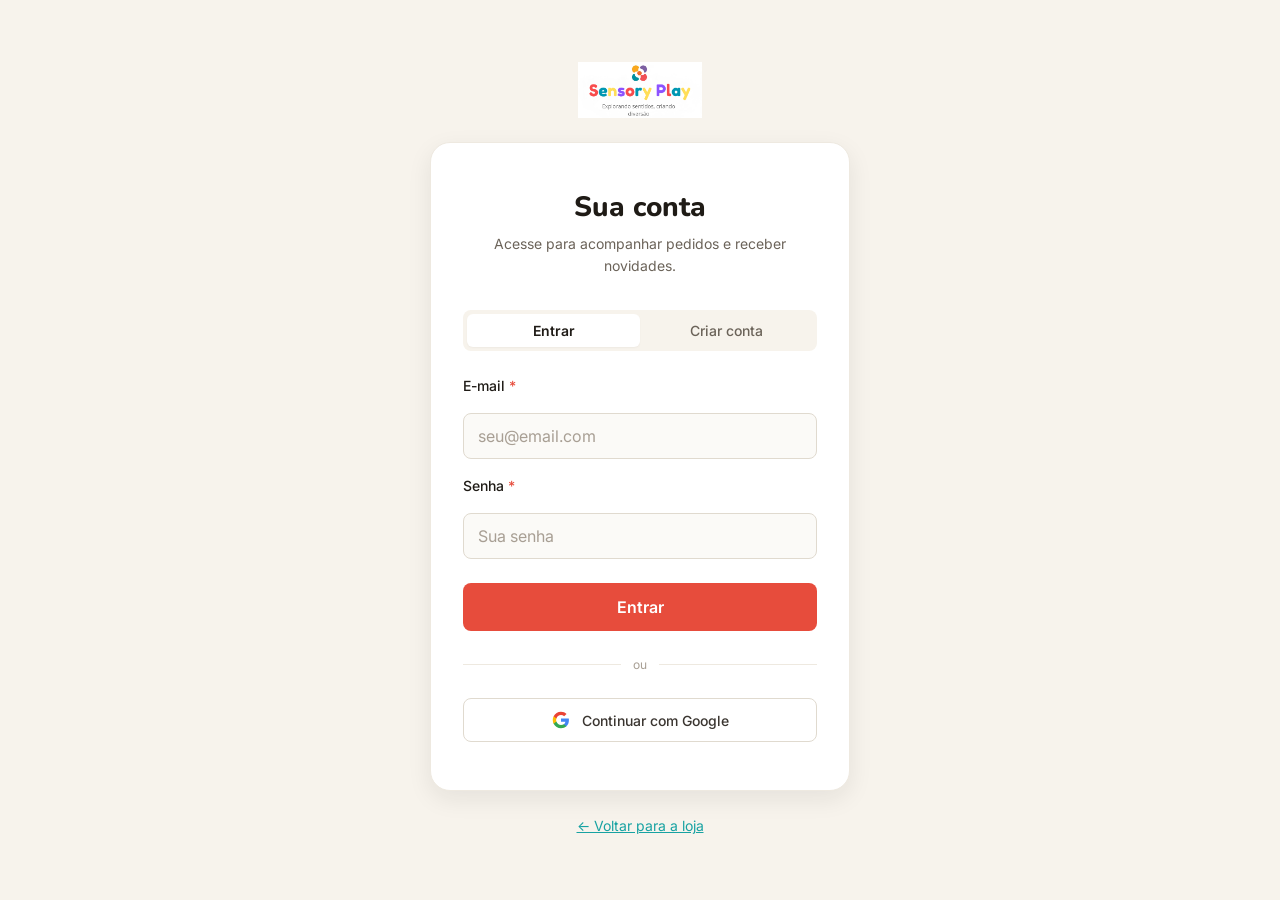
<file: auth/index.html>
<!DOCTYPE html>
<html lang="pt-BR">
<head>
  <meta charset="UTF-8">
  <meta name="viewport" content="width=device-width, initial-scale=1.0">
  <title>Entrar | SensoriPlay</title>
  <meta name="description" content="Acesse sua conta SensoriPlay para acompanhar pedidos e acessar beneficios exclusivos.">
  <link rel="icon" href="/assets/sensori-play-logo.png" type="image/png">
  <meta name="google-signin-client_id" content="SEU_CLIENT_ID_DO_GOOGLE.apps.googleusercontent.com">
  <link rel="preconnect" href="https://fonts.googleapis.com">
  <link rel="preconnect" href="https://fonts.gstatic.com" crossorigin>
  <link href="https://fonts.googleapis.com/css2?family=Nunito:wght@700;800&family=Inter:wght@400;500;600&display=swap" rel="stylesheet">
  <link rel="stylesheet" href="/assets/design-tokens.css">
  <link rel="stylesheet" href="/assets/base.css">
  <style>
    body {
      background: var(--cream);
      display: flex;
      flex-direction: column;
      min-height: 100vh;
      align-items: center;
      justify-content: center;
      padding: var(--sp-5);
    }

    .auth-logo {
      margin-bottom: var(--sp-5);
      text-align: center;
    }

    .auth-logo img {
      height: 56px;
      margin-inline: auto;
    }

    .auth-card {
      background: var(--white);
      border: 1px solid var(--border);
      border-radius: var(--r-lg);
      padding: var(--sp-7) var(--sp-6);
      width: 100%;
      max-width: 420px;
      box-shadow: var(--shadow-md);
    }

    .auth-card h1 {
      font-family: var(--f-display);
      font-size: var(--text-2xl);
      font-weight: 800;
      color: var(--ink);
      margin-bottom: var(--sp-2);
      text-align: center;
    }

    .auth-subtitle {
      font-size: var(--text-sm);
      color: var(--muted);
      text-align: center;
      margin-bottom: var(--sp-6);
    }

    .tab-group {
      display: flex;
      gap: 0;
      margin-bottom: var(--sp-5);
      background: var(--cream);
      border-radius: var(--r-sm);
      padding: 4px;
    }

    .tab-btn {
      flex: 1;
      padding: 8px 16px;
      border: none;
      border-radius: calc(var(--r-sm) - 2px);
      font-size: var(--text-sm);
      font-weight: 500;
      color: var(--muted);
      background: transparent;
      cursor: pointer;
      transition: background var(--transition-base), color var(--transition-base), box-shadow var(--transition-base);
    }

    .tab-btn.active {
      background: var(--white);
      color: var(--ink);
      font-weight: 600;
      box-shadow: var(--shadow-xs);
    }

    .tab-btn:focus-visible { outline: 3px solid var(--coral); }

    .form-section { display: none; }
    .form-section.active { display: block; }

    .form-group {
      margin-bottom: var(--sp-4);
    }

    .form-label {
      display: block;
      font-size: var(--text-sm);
      font-weight: 500;
      color: var(--ink);
      margin-bottom: var(--sp-2);
    }

    .form-input {
      width: 100%;
      padding: 12px 14px;
      border: 1px solid var(--border-strong);
      border-radius: var(--r-sm);
      font-size: var(--text-base);
      font-family: var(--f-body);
      color: var(--text);
      background: var(--off-white);
      transition: border-color var(--transition-base), box-shadow var(--transition-base);
    }

    .form-input:focus {
      outline: none;
      border-color: var(--teal);
      box-shadow: 0 0 0 3px rgba(23,162,162,0.15);
      background: var(--white);
    }

    .form-input::placeholder { color: var(--placeholder); }

    .submit-btn {
      width: 100%;
      padding: 14px;
      background: var(--coral);
      color: var(--white);
      border: none;
      border-radius: var(--r-sm);
      font-size: var(--text-base);
      font-weight: 600;
      font-family: var(--f-body);
      cursor: pointer;
      margin-top: var(--sp-2);
      transition: background var(--transition-base);
    }

    .submit-btn:hover { background: var(--coral-dark); }
    .submit-btn:focus-visible { outline: 3px solid var(--coral); outline-offset: 3px; }

    .auth-divider {
      display: flex;
      align-items: center;
      gap: var(--sp-3);
      margin: var(--sp-5) 0;
      color: var(--placeholder);
      font-size: var(--text-xs);
    }

    .auth-divider::before,
    .auth-divider::after {
      content: '';
      flex: 1;
      height: 1px;
      background: var(--border);
    }

    .google-btn {
      width: 100%;
      padding: 12px;
      background: var(--white);
      border: 1px solid var(--border-strong);
      border-radius: var(--r-sm);
      font-size: var(--text-sm);
      font-family: var(--f-body);
      font-weight: 500;
      color: var(--text);
      cursor: pointer;
      display: flex;
      align-items: center;
      justify-content: center;
      gap: var(--sp-3);
      transition: background var(--transition-base), border-color var(--transition-base);
    }

    .google-btn:hover { background: var(--cream); border-color: var(--border-strong); }
    .google-btn:focus-visible { outline: 3px solid var(--coral); }

    .google-logo {
      width: 18px;
      height: 18px;
      flex-shrink: 0;
    }

    .status-msg {
      margin-top: var(--sp-4);
      padding: var(--sp-3) var(--sp-4);
      border-radius: var(--r-sm);
      font-size: var(--text-sm);
      display: none;
    }

    .status-msg.ok {
      background: var(--success-soft);
      color: var(--success);
      border: 1px solid var(--success);
      display: block;
    }

    .status-msg.err {
      background: var(--error-soft);
      color: var(--error);
      border: 1px solid var(--error);
      display: block;
    }

    .auth-back {
      display: block;
      text-align: center;
      margin-top: var(--sp-5);
      font-size: var(--text-sm);
      color: var(--muted);
    }

    .auth-back a {
      color: var(--teal);
      text-decoration: underline;
    }
  </style>
</head>
<body>

<a href="#main-form" class="skip-link">Ir para o formulario</a>

<div class="auth-logo">
  <a href="/">
    <img src="/assets/sensori-play-logo.png" alt="SensoriPlay — pagina inicial">
  </a>
</div>

<main class="auth-card" id="main-form">
  <h1>Sua conta</h1>
  <p class="auth-subtitle">Acesse para acompanhar pedidos e receber novidades.</p>

  <div class="tab-group" role="tablist" aria-label="Opcoes de acesso">
    <button class="tab-btn active" role="tab" aria-selected="true" id="loginTab" onclick="showTab('login')">Entrar</button>
    <button class="tab-btn" role="tab" aria-selected="false" id="registerTab" onclick="showTab('register')">Criar conta</button>
  </div>

  <!-- LOGIN -->
  <section class="form-section active" id="loginSection" aria-label="Formulario de login">
    <form id="loginForm" novalidate>
      <div class="form-group">
        <label class="form-label" for="loginEmail">
          E-mail <span style="color:var(--coral)">*</span>
        </label>
        <input
          class="form-input"
          type="email"
          id="loginEmail"
          autocomplete="email"
          required
          placeholder="seu@email.com"
        >
      </div>
      <div class="form-group">
        <label class="form-label" for="loginPassword">
          Senha <span style="color:var(--coral)">*</span>
        </label>
        <input
          class="form-input"
          type="password"
          id="loginPassword"
          autocomplete="current-password"
          required
          placeholder="Sua senha"
        >
      </div>
      <button type="submit" class="submit-btn">Entrar</button>
    </form>
  </section>

  <!-- REGISTRO -->
  <section class="form-section" id="registerSection" aria-label="Formulario de cadastro">
    <form id="registerForm" novalidate>
      <div class="form-group">
        <label class="form-label" for="regName">
          Nome completo <span style="color:var(--coral)">*</span>
        </label>
        <input
          class="form-input"
          type="text"
          id="regName"
          autocomplete="name"
          required
          placeholder="Seu nome"
        >
      </div>
      <div class="form-group">
        <label class="form-label" for="regEmail">
          E-mail <span style="color:var(--coral)">*</span>
        </label>
        <input
          class="form-input"
          type="email"
          id="regEmail"
          autocomplete="email"
          required
          placeholder="seu@email.com"
        >
      </div>
      <div class="form-group">
        <label class="form-label" for="regPassword">
          Senha <span style="color:var(--coral)">*</span>
        </label>
        <input
          class="form-input"
          type="password"
          id="regPassword"
          autocomplete="new-password"
          required
          minlength="6"
          placeholder="Minimo 6 caracteres"
        >
      </div>
      <button type="submit" class="submit-btn">Criar conta</button>
    </form>
  </section>

  <div class="auth-divider" aria-hidden="true">ou</div>

  <button class="google-btn" onclick="googleLoginPlaceholder()" type="button">
    <!-- Google logo SVG simples -->
    <svg class="google-logo" viewBox="0 0 24 24" aria-hidden="true">
      <path fill="#4285F4" d="M22.56 12.25c0-.78-.07-1.53-.2-2.25H12v4.26h5.92c-.26 1.37-1.04 2.53-2.21 3.31v2.77h3.57c2.08-1.92 3.28-4.74 3.28-8.09z"/>
      <path fill="#34A853" d="M12 23c2.97 0 5.46-.98 7.28-2.66l-3.57-2.77c-.98.66-2.23 1.06-3.71 1.06-2.86 0-5.29-1.93-6.16-4.53H2.18v2.84C3.99 20.53 7.7 23 12 23z"/>
      <path fill="#FBBC05" d="M5.84 14.09c-.22-.66-.35-1.36-.35-2.09s.13-1.43.35-2.09V7.07H2.18C1.43 8.55 1 10.22 1 12s.43 3.45 1.18 4.93l2.85-2.22.81-.62z"/>
      <path fill="#EA4335" d="M12 5.38c1.62 0 3.06.56 4.21 1.64l3.15-3.15C17.45 2.09 14.97 1 12 1 7.7 1 3.99 3.47 2.18 7.07l3.66 2.84c.87-2.6 3.3-4.53 6.16-4.53z"/>
    </svg>
    Continuar com Google
  </button>

  <div class="status-msg" id="statusMsg" role="alert" aria-live="assertive"></div>
</main>

<p class="auth-back">
  <a href="/">&larr; Voltar para a loja</a>
</p>

<script>
const API_BASE = '';

function showTab(tab) {
  document.getElementById('loginSection').classList.toggle('active', tab === 'login');
  document.getElementById('registerSection').classList.toggle('active', tab === 'register');
  document.getElementById('loginTab').classList.toggle('active', tab === 'login');
  document.getElementById('loginTab').setAttribute('aria-selected', tab === 'login');
  document.getElementById('registerTab').classList.toggle('active', tab === 'register');
  document.getElementById('registerTab').setAttribute('aria-selected', tab === 'register');
  clearStatus();
}

function setStatus(msg, type) {
  const el = document.getElementById('statusMsg');
  el.textContent = msg;
  el.className = `status-msg ${type}`;
}

function clearStatus() {
  const el = document.getElementById('statusMsg');
  el.className = 'status-msg';
  el.textContent = '';
}

document.getElementById('loginForm').addEventListener('submit', async (e) => {
  e.preventDefault();
  const email = document.getElementById('loginEmail').value;
  const password = document.getElementById('loginPassword').value;

  if (!email || !password) {
    setStatus('Preencha e-mail e senha para continuar.', 'err');
    return;
  }

  const formData = new URLSearchParams();
  formData.append('username', email);
  formData.append('password', password);

  try {
    const resp = await fetch(`${API_BASE}/auth/login`, {
      method: 'POST',
      headers: { 'Content-Type': 'application/x-www-form-urlencoded' },
      body: formData.toString(),
    });
    const data = await resp.json();
    if (!resp.ok) throw new Error(data.detail || 'E-mail ou senha incorretos. Tente novamente.');
    localStorage.setItem('sensori_token', data.access_token);
    setStatus('Login realizado com sucesso. Redirecionando...', 'ok');
    setTimeout(() => {
      const next = new URLSearchParams(window.location.search).get('next') || '/';
      window.location.href = next;
    }, 1000);
  } catch (err) {
    setStatus(err.message, 'err');
  }
});

document.getElementById('registerForm').addEventListener('submit', async (e) => {
  e.preventDefault();
  const name     = document.getElementById('regName').value.trim();
  const email    = document.getElementById('regEmail').value;
  const password = document.getElementById('regPassword').value;

  if (!name || !email || !password) {
    setStatus('Preencha todos os campos para criar sua conta.', 'err');
    return;
  }

  if (password.length < 6) {
    setStatus('A senha precisa ter pelo menos 6 caracteres.', 'err');
    return;
  }

  try {
    const resp = await fetch(`${API_BASE}/auth/register`, {
      method: 'POST',
      headers: { 'Content-Type': 'application/json' },
      body: JSON.stringify({ name, email, password }),
    });
    const data = await resp.json();
    if (!resp.ok) throw new Error(data.detail || 'Nao foi possivel criar a conta. Tente novamente.');
    setStatus('Conta criada com sucesso! Agora voce pode entrar.', 'ok');
    showTab('login');
  } catch (err) {
    setStatus(err.message, 'err');
  }
});

function googleLoginPlaceholder() {
  setStatus('Login com Google ainda nao esta disponivel. Use e-mail e senha por enquanto.', 'err');
}
</script>
</body>
</html>
</file>
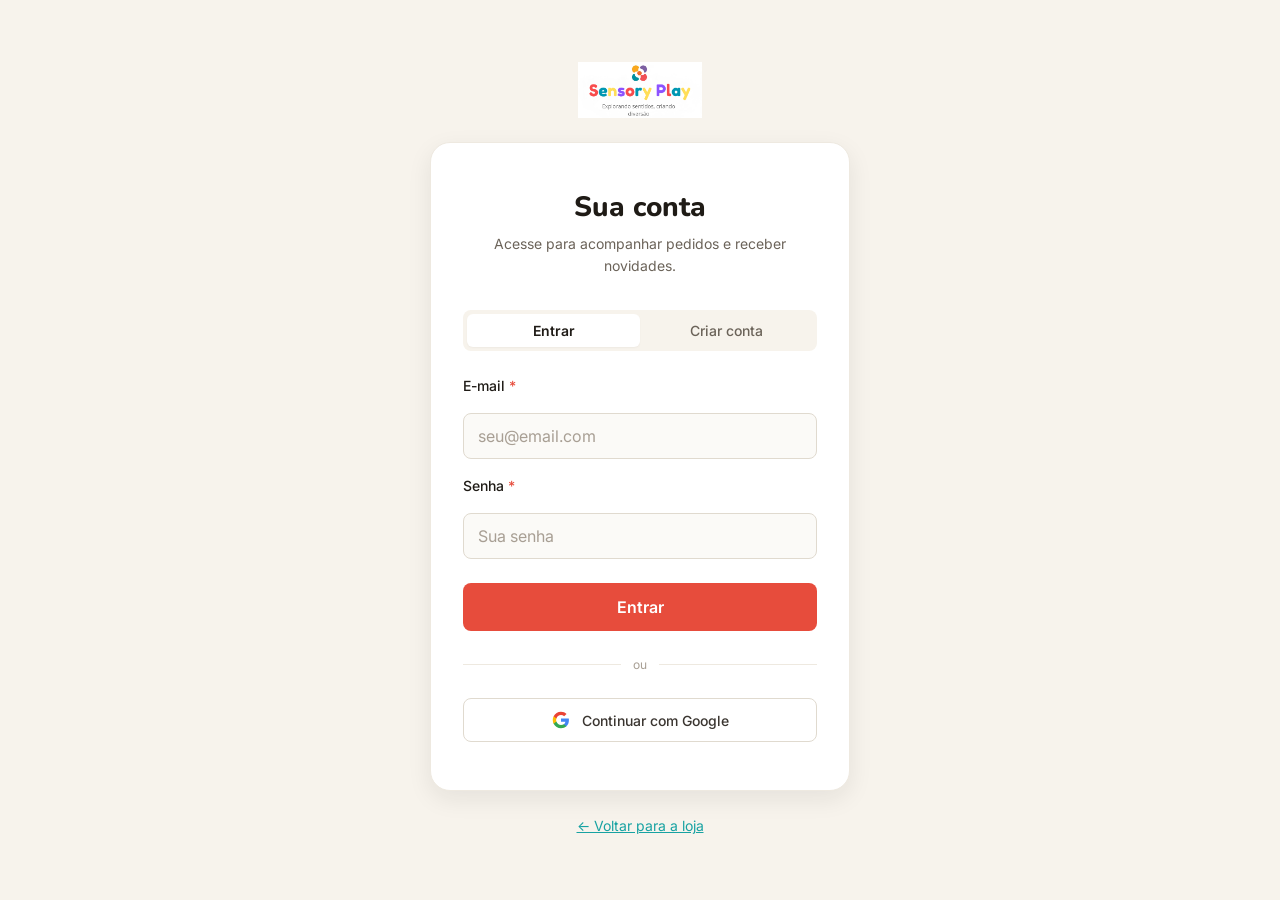
<file: admin/produtos.html>
<!DOCTYPE html>
<html lang="pt-BR">
<head>
    <meta charset="UTF-8">
    <title>Admin — Produtos | SensoriPlay</title>
    <meta name="viewport" content="width=device-width, initial-scale=1.0">
    <link rel="icon" href="/assets/sensori-play-logo.png" type="image/png">
    <link rel="preconnect" href="https://fonts.googleapis.com">
    <link rel="preconnect" href="https://fonts.gstatic.com" crossorigin>
    <link href="https://fonts.googleapis.com/css2?family=Nunito:wght@700;800&family=Inter:wght@400;500;600&display=swap" rel="stylesheet">
    <link rel="stylesheet" href="/assets/design-tokens.css">
    <link rel="stylesheet" href="/assets/base.css">
    <style>
        body {
            font-family: var(--f-body);
            background: var(--off-white);
            margin: 0;
            padding: 0;
            color: var(--text);
        }
        header {
            background: var(--ink);
            color: var(--white);
            padding: 14px 24px;
            display: flex;
            align-items: center;
            justify-content: space-between;
        }
        header h1 {
            font-size: 1.4rem;
            margin: 0;
        }
        header a {
            color: #fff;
            text-decoration: none;
            font-size: 0.95rem;
        }
        main {
            max-width: 1100px;
            margin: 2rem auto;
            background: #fff;
            padding: 2rem;
            border-radius: 12px;
            box-shadow: 0 4px 16px rgba(0,0,0,0.08);
        }
        h2 {
            margin-top: 0;
        }
        form {
            display: grid;
            grid-template-columns: repeat(auto-fit, minmax(220px, 1fr));
            gap: 1rem 1.5rem;
            margin-bottom: 2rem;
        }
        label {
            font-size: 0.9rem;
            font-weight: 600;
            display: block;
            margin-bottom: 0.25rem;
        }
        input, select, textarea {
            width: 100%;
            padding: 0.5rem 0.6rem;
            border-radius: 6px;
            border: 1px solid #d0d0d0;
            font-size: 0.95rem;
        }
        textarea { resize: vertical; min-height: 80px; }
        .full-row { grid-column: 1 / -1; }
        .actions {
            grid-column: 1 / -1;
            display: flex;
            gap: 0.75rem;
        }
        button {
            border: none;
            border-radius: 999px;
            padding: 0.6rem 1.4rem;
            cursor: pointer;
            font-weight: 600;
            font-size: 0.95rem;
        }
        .btn-primary {
            background: #ff6b9d;
            color: #fff;
        }
        .btn-secondary {
            background: #ecf0f1;
            color: #2c3e50;
        }
        table {
            width: 100%;
            border-collapse: collapse;
            font-size: 0.9rem;
        }
        th, td {
            padding: 0.5rem 0.6rem;
            border-bottom: 1px solid #ecf0f1;
            text-align: left;
        }
        th {
            background: #fafafa;
        }
        tr:hover td {
            background: #fcfcfc;
        }
        .tag {
            display: inline-block;
            padding: 0.1rem 0.5rem;
            border-radius: 999px;
            background: #eafaf1;
            color: #27ae60;
            font-size: 0.75rem;
            font-weight: 600;
        }
        .danger {
            color: #e74c3c;
            cursor: pointer;
        }
        #status {
            margin-bottom: 1rem;
            font-size: 0.9rem;
        }
    </style>
</head>
<body>
<header>
    <h1>Admin - Cadastro de Produtos</h1>
    <div>
        <button onclick="logout()" style="margin-right:1rem;" class="btn-secondary">Sair</button>
        <a href="../index.html">← Voltar para a loja</a>
    </div>
</header>
<main>
    <h2>Novo produto</h2>
    <p id="status"></p>
    <form id="productForm">
        <div>
            <label for="name">Nome</label>
            <input type="text" id="name" required>
        </div>
        <div>
            <label for="price">Preço (R$)</label>
            <input type="number" step="0.01" id="price" required>
        </div>
        <div>
            <label for="category">Categoria</label>
            <select id="category" required>
                <option value="sensorial">Sensorial</option>
                <option value="cognitivo">Cognitivo</option>
                <option value="motor">Motor</option>
                <option value="criativo">Criativo</option>
            </select>
        </div>
        <div>
            <label for="age_range">Faixa etária</label>
            <input type="text" id="age_range" placeholder="ex: 3-5">
        </div>
        <div>
            <label for="stock">Estoque</label>
            <input type="number" id="stock" value="0" min="0">
        </div>
        <div>
            <label for="emoji">Emoji</label>
            <input type="text" id="emoji" placeholder="🎁">
        </div>
        <div>
            <label for="badge">Selo (badge)</label>
            <input type="text" id="badge" placeholder="Novo, Destaque, Mais Vendido...">
        </div>
        <div>
            <label for="featured">Destaque</label>
            <select id="featured">
                <option value="false">Não</option>
                <option value="true">Sim</option>
            </select>
        </div>
        <div class="full-row">
            <label for="description">Descrição</label>
            <textarea id="description"></textarea>
        </div>
        <div class="actions">
            <button type="submit" class="btn-primary">Salvar produto</button>
            <button type="button" class="btn-secondary" onclick="document.getElementById('productForm').reset()">Limpar</button>
        </div>
    </form>

    <h2>Produtos cadastrados</h2>
    <table>
        <thead>
        <tr>
            <th>ID</th>
            <th>Nome</th>
            <th>Categoria</th>
            <th>Preço</th>
            <th>Faixa</th>
            <th>Estoque</th>
            <th>Destaque</th>
            <th></th>
        </tr>
        </thead>
        <tbody id="productsTableBody"></tbody>
    </table>
</main>

<script>
    const API_BASE = 'http://127.0.0.1:8000'; // ajuste para o domínio da API em produção

    function getToken() {
        return localStorage.getItem('sensori_token');
    }

    function ensureAuth() {
        const token = getToken();
        if (!token) {
            window.location.href = '../auth/index.html';
        }
    }

    function logout() {
        localStorage.removeItem('sensori_token');
        window.location.href = '../auth/index.html';
    }

    async function loadProducts() {
        ensureAuth();
        const tbody = document.getElementById('productsTableBody');
        tbody.innerHTML = '<tr><td colspan="8">Carregando...</td></tr>';
        try {
            const resp = await fetch(`${API_BASE}/admin/products`, {
                headers: { 'Authorization': `Bearer ${getToken()}` },
            });
            if (resp.status === 401 || resp.status === 403) {
                logout();
                return;
            }
            if (!resp.ok) throw new Error('Erro ao listar produtos');
            const data = await resp.json();
            if (!data.length) {
                tbody.innerHTML = '<tr><td colspan="8">Nenhum produto cadastrado ainda.</td></tr>';
                return;
            }
            tbody.innerHTML = data.map(p => `
                <tr>
                    <td>${p.id}</td>
                    <td>${p.name}</td>
                    <td>${p.category}</td>
                    <td>R$ ${p.price.toFixed(2).replace('.', ',')}</td>
                    <td>${p.age_range}</td>
                    <td>${p.stock ?? '-'}</td>
                    <td>${p.featured ? '<span class="tag">Destaque</span>' : ''}</td>
                    <td><span class="danger" onclick="deleteProduct(${p.id})">Excluir</span></td>
                </tr>
            `).join('');
        } catch (err) {
            console.error(err);
            tbody.innerHTML = '<tr><td colspan="8">Erro ao carregar produtos (verifique se a API está rodando e se você está autenticado).</td></tr>';
        }
    }

    async function deleteProduct(id) {
        if (!confirm('Tem certeza que deseja excluir este produto?')) return;
        try {
            const resp = await fetch(`${API_BASE}/admin/products/${id}`, {
                method: 'DELETE',
                headers: { 'Authorization': `Bearer ${getToken()}` },
            });
            if (resp.status === 401 || resp.status === 403) {
                logout();
                return;
            }
            if (!resp.ok) throw new Error('Falha ao excluir');
            setStatus('Produto excluído com sucesso.', 'ok');
            loadProducts();
        } catch (err) {
            console.error(err);
            setStatus('Erro ao excluir produto.', 'error');
        }
    }

    function setStatus(msg, type) {
        const el = document.getElementById('status');
        el.textContent = msg;
        el.style.color = type === 'error' ? '#e74c3c' : '#27ae60';
    }

    document.getElementById('productForm').addEventListener('submit', async (e) => {
        e.preventDefault();
        ensureAuth();
        const payload = {
            name: document.getElementById('name').value,
            price: parseFloat(document.getElementById('price').value),
            category: document.getElementById('category').value,
            age_range: document.getElementById('age_range').value,
            stock: parseInt(document.getElementById('stock').value || '0', 10),
            emoji: document.getElementById('emoji').value || '🎁',
            badge: document.getElementById('badge').value || null,
            featured: document.getElementById('featured').value === 'true',
            description: document.getElementById('description').value,
        };
        try {
            const resp = await fetch(`${API_BASE}/admin/products`, {
                method: 'POST',
                headers: {
                    'Content-Type': 'application/json',
                    'Authorization': `Bearer ${getToken()}`,
                },
                body: JSON.stringify(payload),
            });
            if (resp.status === 401 || resp.status === 403) {
                logout();
                return;
            }
            if (!resp.ok) throw new Error('Falha ao salvar');
            setStatus('Produto salvo com sucesso.', 'ok');
            (document.getElementById('productForm')).reset();
            loadProducts();
        } catch (err) {
            console.error(err);
            setStatus('Erro ao salvar produto. Verifique se a API está rodando e se você está autenticado.', 'error');
        }
    });

    ensureAuth();
    loadProducts();
</script>
</body>
</html>
</file>
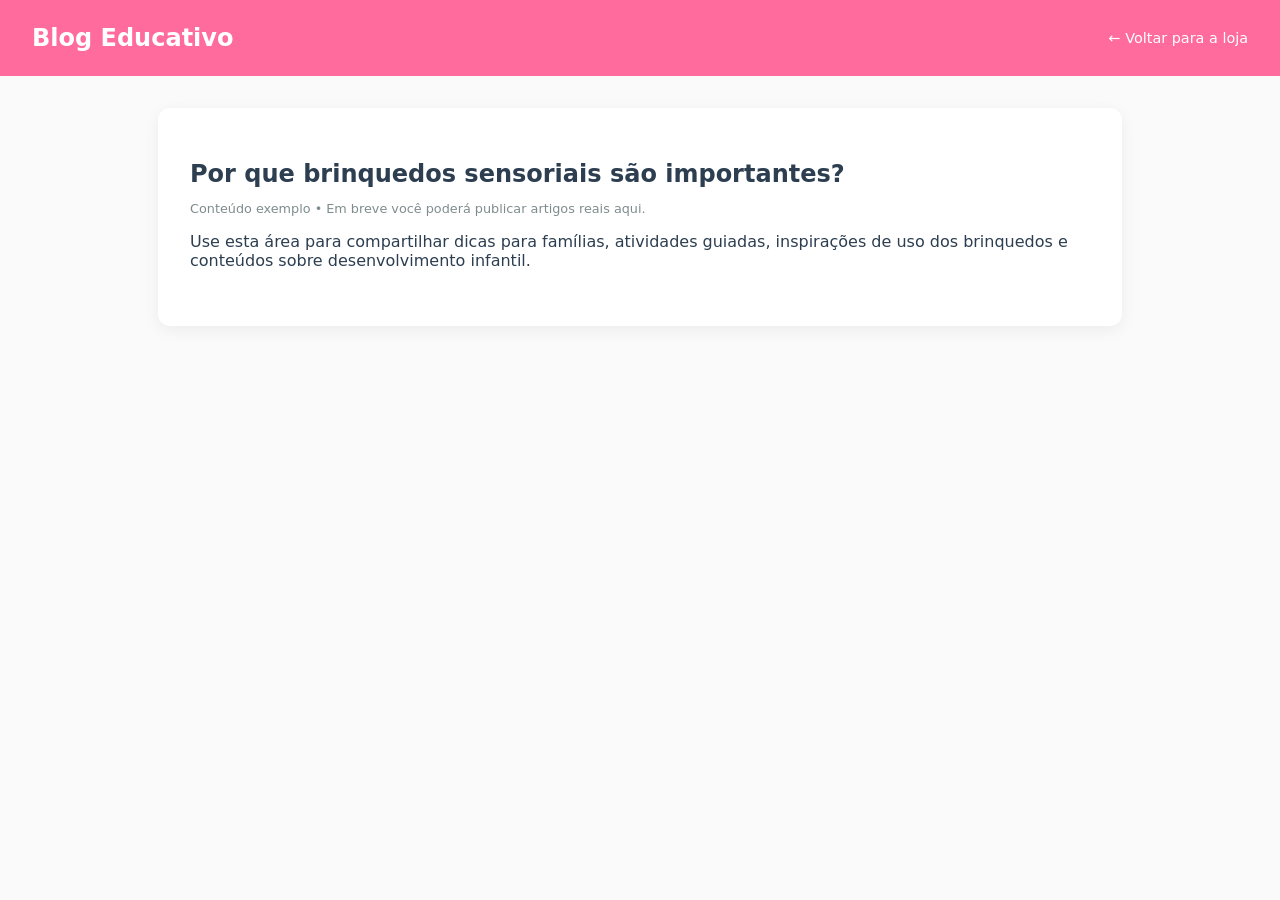
<file: pages/blog.html>
<!DOCTYPE html>
<html lang="pt-BR">
<head>
    <meta charset="UTF-8">
    <title>Blog Educativo | Sensori Play</title>
    <meta name="viewport" content="width=device-width, initial-scale=1.0">
    <style>
        body { font-family: system-ui, -apple-system, BlinkMacSystemFont, 'Segoe UI', sans-serif; margin: 0; padding: 0; background: #fafafa; color: #2c3e50; }
        header { background: #ff6b9d; color: #fff; padding: 1.5rem 2rem; }
        header h1 { margin: 0; font-size: 1.5rem; }
        header a { color: #fff; text-decoration: none; font-size: 0.9rem; }
        main { max-width: 900px; margin: 2rem auto; background: #fff; padding: 2rem; border-radius: 12px; box-shadow: 0 4px 16px rgba(0,0,0,0.06); }
        article { margin-bottom: 1.5rem; }
        h2 { margin-bottom: 0.25rem; }
        .tag { font-size: 0.8rem; color:#7f8c8d; }
    </style>
</head>
<body>
<header>
    <div style="display:flex;justify-content:space-between;align-items:center;">
        <h1>Blog Educativo</h1>
        <a href="../index.html">← Voltar para a loja</a>
    </div>
</header>
<main>
    <article>
        <h2>Por que brinquedos sensoriais são importantes?</h2>
        <p class="tag">Conteúdo exemplo • Em breve você poderá publicar artigos reais aqui.</p>
        <p>Use esta área para compartilhar dicas para famílias, atividades guiadas, inspirações de uso dos brinquedos e conteúdos sobre desenvolvimento infantil.</p>
    </article>
</main>
</body>
</html>
</file>
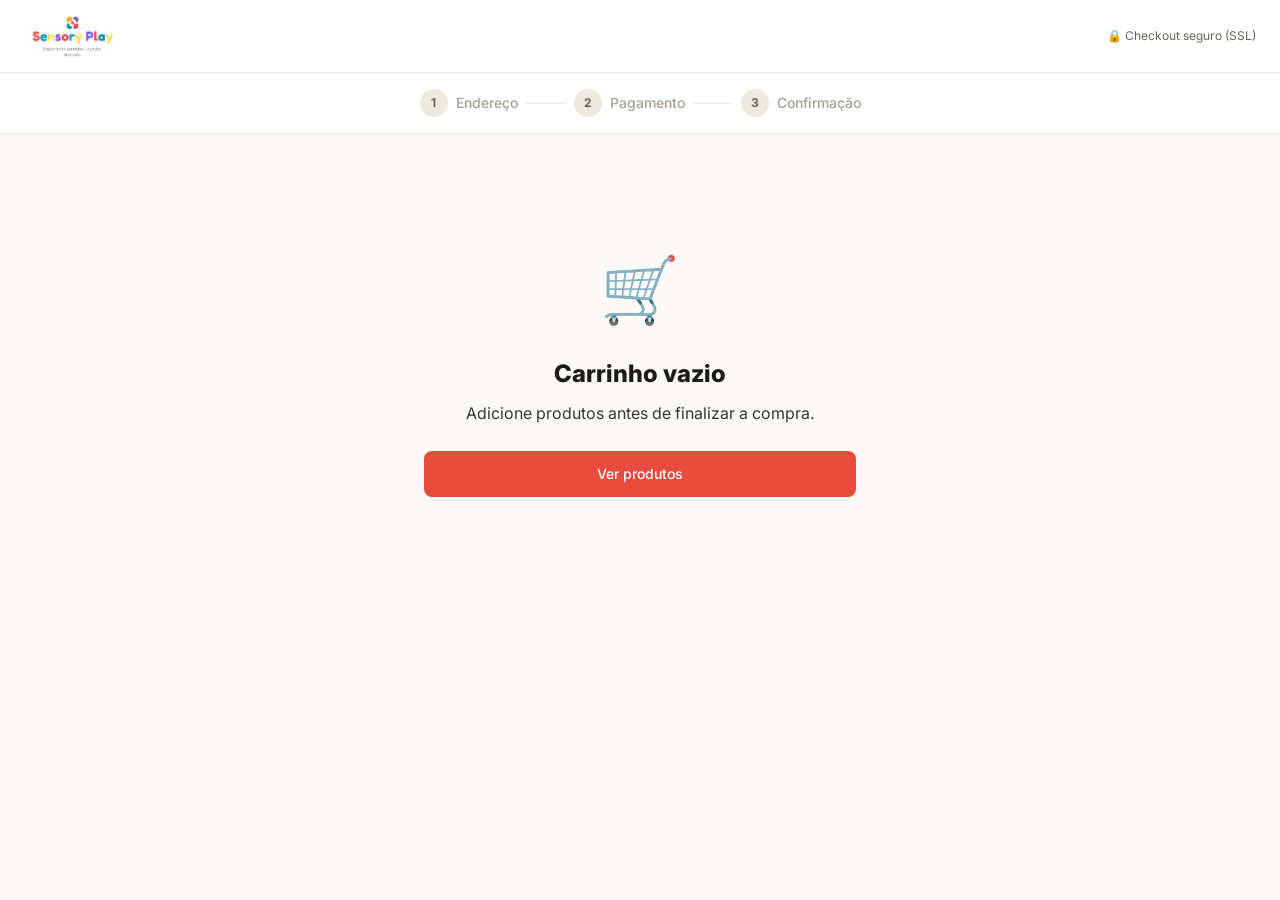
<file: pages/checkout.html>
<!DOCTYPE html>
<html lang="pt-BR">
<head>
  <meta charset="UTF-8">
  <meta name="viewport" content="width=device-width, initial-scale=1.0">
  <title>Checkout | SensoriPlay</title>
  <link rel="icon" href="/assets/sensori-play-logo.png" type="image/png">
  <link rel="preconnect" href="https://fonts.googleapis.com">
  <link rel="preconnect" href="https://fonts.gstatic.com" crossorigin>
  <link href="https://fonts.googleapis.com/css2?family=Nunito:wght@700;800&family=Inter:wght@400;500;600&display=swap" rel="stylesheet">
  <link rel="stylesheet" href="/assets/design-tokens.css">
  <link rel="stylesheet" href="/assets/base.css">
  <link rel="stylesheet" href="/assets/components.css">
  <style>
    /* Estilos especificos do checkout */

    /* NAV simplificada */
    .site-nav { background: var(--white); border-bottom: 1px solid var(--border); box-shadow: var(--shadow-xs); }
    .site-nav-inner { max-width: var(--container); margin: 0 auto; padding: 14px 24px; display: flex; justify-content: space-between; align-items: center; }
    .logo-link img { height: 44px; }
    .nav-back { font-size: var(--text-sm); color: var(--teal); font-weight: 500; }
    .nav-back:hover { text-decoration: underline; }
    .secure-badge { display: flex; align-items: center; gap: var(--sp-2); font-size: var(--text-xs); color: var(--muted); }

    /* Steps de progresso */
    .checkout-steps { background: var(--white); border-bottom: 1px solid var(--border); padding: var(--sp-4) var(--sp-5); }
    .steps-inner { max-width: 540px; margin: 0 auto; display: flex; align-items: center; justify-content: center; }
    .step-item { display: flex; align-items: center; gap: var(--sp-2); font-size: var(--text-sm); font-weight: 500; color: var(--placeholder); }
    .step-item.active { color: var(--coral); font-weight: 600; }
    .step-item.done   { color: var(--success); }
    .step-circle { width: 28px; height: 28px; border-radius: 50%; background: var(--border); color: var(--muted); font-size: var(--text-xs); font-weight: 700; display: flex; align-items: center; justify-content: center; flex-shrink: 0; }
    .step-item.active .step-circle { background: var(--coral); color: var(--white); }
    .step-item.done   .step-circle { background: var(--success); color: var(--white); }
    .step-sep { width: 40px; height: 1px; background: var(--border); margin: 0 var(--sp-2); flex-shrink: 0; }

    /* Layout principal */
    .checkout-layout { max-width: 1000px; margin: var(--sp-6) auto; padding: 0 var(--sp-5); display: grid; grid-template-columns: 1fr 360px; gap: var(--sp-6); align-items: start; }
    @media (max-width: 768px) { .checkout-layout { grid-template-columns: 1fr; } }

    /* Form card */
    .form-card { background: var(--white); border: 1px solid var(--border); border-radius: var(--r-md); padding: var(--sp-6); }
    .form-card h2 { font-family: var(--f-display); font-size: var(--text-xl); font-weight: 800; margin-bottom: var(--sp-5); color: var(--ink); }
    .form-group { margin-bottom: var(--sp-4); }
    label { display: block; font-size: var(--text-sm); font-weight: 500; color: var(--ink); margin-bottom: var(--sp-2); }
    input, select { width: 100%; padding: 10px 14px; border: 1px solid var(--border-strong); border-radius: var(--r-sm); font-size: var(--text-base); font-family: var(--f-body); color: var(--text); background: var(--off-white); transition: border-color var(--transition-base), box-shadow var(--transition-base); }
    input:focus, select:focus { outline: none; border-color: var(--teal); box-shadow: 0 0 0 3px rgba(23,162,162,0.15); background: var(--white); }
    input.err { border-color: var(--error); }
    .err-msg { font-size: var(--text-xs); color: var(--error); margin-top: var(--sp-1); }
    .row2 { display: grid; grid-template-columns: 1fr 1fr; gap: var(--sp-3); }
    .row3 { display: grid; grid-template-columns: 1fr 1fr 80px; gap: var(--sp-3); }

    /* Botoes locais */
    .btn { display: inline-flex; align-items: center; justify-content: center; gap: var(--sp-2); padding: 12px 24px; border-radius: var(--r-sm); font-size: var(--text-sm); font-weight: 500; border: 2px solid transparent; cursor: pointer; transition: background var(--transition-base), border-color var(--transition-base); text-decoration: none; }
    .btn-primary { background: var(--coral); color: var(--white); border-color: var(--coral); width: 100%; padding: 14px; justify-content: center; }
    .btn-primary:hover { background: var(--coral-dark); }
    .btn-primary:focus-visible { outline: 3px solid var(--coral); outline-offset: 3px; }
    .btn-secondary { background: transparent; border-color: var(--teal); color: var(--teal); }
    .btn-secondary:hover { background: var(--teal-soft); }
    .btn-ghost { background: none; border: none; color: var(--muted); font-size: var(--text-sm); padding: 8px 0; cursor: pointer; }
    .btn-ghost:hover { color: var(--ink); }

    /* Resumo do pedido */
    .order-summary { background: var(--white); border: 1px solid var(--border); border-radius: var(--r-md); padding: var(--sp-5); position: sticky; top: 20px; }
    .order-summary h3 { font-family: var(--f-display); font-size: var(--text-lg); font-weight: 800; margin-bottom: var(--sp-5); color: var(--ink); }
    .order-item { display: flex; gap: var(--sp-3); align-items: center; padding: var(--sp-3) 0; border-bottom: 1px solid var(--border); }
    .order-item-img { width: 48px; height: 48px; border-radius: var(--r-sm); background: var(--teal-soft); display: flex; align-items: center; justify-content: center; font-size: 22px; flex-shrink: 0; }
    .order-item-name { font-size: var(--text-sm); font-weight: 500; line-height: var(--lh-snug); flex: 1; color: var(--ink); }
    .order-item-price { font-size: var(--text-sm); font-weight: 600; color: var(--ink); text-align: right; }
    .summary-rows { margin-top: var(--sp-4); }
    .summary-row { display: flex; justify-content: space-between; font-size: var(--text-sm); padding: 4px 0; color: var(--muted); }
    .summary-row.discount { color: var(--success); }
    .summary-row.total { font-size: var(--text-base); font-weight: 700; color: var(--ink); padding-top: var(--sp-3); border-top: 1px solid var(--border); margin-top: var(--sp-2); }

    /* Metodo de pagamento */
    .pay-methods { display: flex; gap: var(--sp-2); margin-bottom: var(--sp-4); }
    .pay-method { flex: 1; border: 2px solid var(--border-strong); border-radius: var(--r-sm); padding: 12px var(--sp-2); text-align: center; cursor: pointer; transition: border-color var(--transition-base), background var(--transition-base); font-size: var(--text-sm); font-weight: 500; background: none; color: var(--text); }
    .pay-method:hover { border-color: var(--teal); }
    .pay-method.selected { border-color: var(--teal); background: var(--teal-soft); color: var(--teal-dark); }
    .pay-method:focus-visible { outline: 3px solid var(--coral); }
    .pay-method-icon { font-size: 20px; margin-bottom: 4px; display: block; }

    /* Confirmacao */
    .confirm-card { background: var(--white); border: 1px solid var(--border); border-radius: var(--r-md); padding: var(--sp-8); text-align: center; }
    .confirm-icon { font-size: 64px; margin-bottom: var(--sp-5); }
    .confirm-card h2 { font-family: var(--f-display); font-size: var(--text-2xl); font-weight: 800; margin-bottom: var(--sp-3); }
    .confirm-card p { font-size: var(--text-base); color: var(--muted); line-height: var(--lh-relaxed); margin-bottom: var(--sp-2); }
    .confirm-order-id { font-size: var(--text-xl); font-weight: 700; color: var(--teal); margin: var(--sp-4) 0; }

    /* Toast */
    .toast { position: fixed; bottom: var(--sp-5); right: var(--sp-5); background: var(--ink); color: var(--white); padding: var(--sp-3) var(--sp-5); border-radius: var(--r-md); font-size: var(--text-sm); font-weight: 500; z-index: var(--z-toast); opacity: 0; transform: translateY(20px); transition: opacity var(--transition-slow), transform var(--transition-slow); max-width: 320px; pointer-events: none; }
    .toast.show { opacity: 1; transform: translateY(0); }
    .toast.err { background: var(--error); }
    .toast.ok  { background: var(--success); }
  </style>
</head>
<body>

<nav class="site-nav">
  <div class="site-nav-inner">
    <a href="/" class="logo-link"><img src="/assets/sensori-play-logo.png" alt="SensoriPlay"></a>
    <div class="secure-badge">&#128274; Checkout seguro (SSL)</div>
  </div>
</nav>

<!-- Progress steps -->
<div class="checkout-steps">
  <div class="steps-inner">
    <div class="step-item" id="step1Item">
      <div class="step-circle">1</div>
      <span>Endere&ccedil;o</span>
    </div>
    <div class="step-sep"></div>
    <div class="step-item" id="step2Item">
      <div class="step-circle">2</div>
      <span>Pagamento</span>
    </div>
    <div class="step-sep"></div>
    <div class="step-item" id="step3Item">
      <div class="step-circle">3</div>
      <span>Confirma&ccedil;&atilde;o</span>
    </div>
  </div>
</div>

<!-- CHECKOUT LAYOUT -->
<div class="checkout-layout" id="checkoutLayout">

  <!-- COLUNA ESQUERDA: steps dinâmicos -->
  <div id="leftCol">

    <!-- STEP 1: ENDEREÇO -->
    <div class="form-card" id="addressStep">
      <h2>&#127968; Endere&ccedil;o de entrega</h2>

      <!-- Auth check -->
      <div id="authNotice" style="background:var(--teal-light);border:1px solid var(--teal);border-radius:8px;padding:14px;margin-bottom:20px;font-size:13px;color:var(--teal);">
        &#128100; <a href="/auth/" style="font-weight:600;color:var(--teal);text-decoration:underline;">Fa&ccedil;a login</a> para preencher o endere&ccedil;o automaticamente ou continue como visitante abaixo.
      </div>

      <div class="form-group">
        <label for="cep">CEP *</label>
        <div style="display:flex;gap:8px">
          <input type="text" id="cep" placeholder="00000-000" maxlength="9">
          <button class="btn btn-secondary" style="white-space:nowrap" onclick="buscaCEP()">Buscar</button>
        </div>
        <div class="err-msg" id="cepErr"></div>
      </div>

      <div class="form-group">
        <label for="rua">Rua / Avenida *</label>
        <input type="text" id="rua" placeholder="Nome da rua">
      </div>
      <div class="row2">
        <div class="form-group">
          <label for="numero">N&uacute;mero *</label>
          <input type="text" id="numero" placeholder="Ex: 123">
        </div>
        <div class="form-group">
          <label for="complemento">Complemento</label>
          <input type="text" id="complemento" placeholder="Apto, Bloco...">
        </div>
      </div>
      <div class="form-group">
        <label for="bairro">Bairro *</label>
        <input type="text" id="bairro" placeholder="Bairro">
      </div>
      <div class="row2">
        <div class="form-group">
          <label for="cidade">Cidade *</label>
          <input type="text" id="cidade" placeholder="Cidade">
        </div>
        <div class="form-group">
          <label for="uf">Estado *</label>
          <select id="uf">
            <option value="">UF</option>
            <option>AC</option><option>AL</option><option>AP</option><option>AM</option><option>BA</option>
            <option>CE</option><option>DF</option><option>ES</option><option>GO</option><option>MA</option>
            <option>MT</option><option>MS</option><option>MG</option><option>PA</option><option>PB</option>
            <option>PR</option><option>PE</option><option>PI</option><option>RJ</option><option>RN</option>
            <option>RS</option><option>RO</option><option>RR</option><option>SC</option><option selected>SP</option>
            <option>SE</option><option>TO</option>
          </select>
        </div>
      </div>
      <div class="row2">
        <div class="form-group">
          <label for="nome_dest">Nome do destinat&aacute;rio *</label>
          <input type="text" id="nome_dest" placeholder="Nome completo">
        </div>
        <div class="form-group">
          <label for="telefone">Telefone</label>
          <input type="tel" id="telefone" placeholder="(11) 99999-9999">
        </div>
      </div>

      <div style="margin-top:8px">
        <button class="btn btn-primary" onclick="goToStep2()">Continuar para pagamento &#8594;</button>
      </div>
      <div style="margin-top:12px;text-align:center">
        <a href="/" class="btn-ghost">&#8592; Voltar &agrave; loja</a>
      </div>
    </div>

    <!-- STEP 2: PAGAMENTO -->
    <div class="form-card" id="paymentStep" style="display:none">
      <h2>&#128179; M&eacute;todo de pagamento</h2>

      <div class="pay-methods">
        <button class="pay-method selected" id="pm-pix" onclick="selectPayMethod('pix')">
          <span class="pay-method-icon">&#128247;</span>
          Pix<br><small style="color:var(--success);font-weight:600">5% off</small>
        </button>
        <button class="pay-method" id="pm-card" onclick="selectPayMethod('card')">
          <span class="pay-method-icon">&#128179;</span>
          Cart&atilde;o<br><small>At&eacute; 6x s/juros</small>
        </button>
        <button class="pay-method" id="pm-boleto" onclick="selectPayMethod('boleto')">
          <span class="pay-method-icon">&#128196;</span>
          Boleto<br><small>At&eacute; 3 dias</small>
        </button>
      </div>

      <div id="pixInfo" style="background:var(--teal-light);border:1px solid var(--teal);border-radius:8px;padding:16px;margin-bottom:16px;font-size:13px;color:var(--teal);">
        &#9989; Pix: pagamento instant&acirc;neo. 5% de desconto aplicado automaticamente. Ap&oacute;s clicar em "Confirmar pedido", um QR Code ser&aacute; gerado via Mercado Pago.
      </div>
      <div id="cardInfo" style="display:none;background:var(--bg);border:1px solid var(--border);border-radius:8px;padding:16px;margin-bottom:16px;font-size:13px;color:var(--text-muted);">
        &#128179; Cart&atilde;o de cr&eacute;dito: at&eacute; 6x sem juros acima de R$150. O pagamento &eacute; processado pelo Mercado Pago em ambiente seguro. Voc&ecirc; ser&aacute; redirecionado ap&oacute;s confirmar o pedido.
      </div>
      <div id="boletoInfo" style="display:none;background:var(--yellow-light);border:1px solid var(--warning);border-radius:8px;padding:16px;margin-bottom:16px;font-size:13px;color:#92400e;">
        &#9888; Boleto: prazo de vencimento de 3 dias &uacute;teis. O pedido s&oacute; ser&aacute; processado ap&oacute;s a confirma&ccedil;&atilde;o do pagamento pelo banco.
      </div>

      <div class="form-group">
        <label for="email_pay">E-mail para recibo *</label>
        <input type="email" id="email_pay" placeholder="seu@email.com">
      </div>

      <div id="payBtnWrap" style="margin-top:16px">
        <button class="btn btn-primary" id="confirmBtn" onclick="confirmOrder()">
          &#128274; Confirmar pedido e pagar
        </button>
      </div>

      <div id="payError" style="display:none;margin-top:12px;background:#fee2e2;color:#b91c1c;border-radius:8px;padding:12px;font-size:13px;"></div>

      <div style="margin-top:16px;text-align:center">
        <button class="btn-ghost" onclick="goToStep1()">&#8592; Voltar ao endere&ccedil;o</button>
      </div>
    </div>

    <!-- STEP 3: CONFIRMAÇÃO -->
    <div class="confirm-card" id="confirmStep" style="display:none">
      <div class="confirm-icon">&#127881;</div>
      <h2>Pedido confirmado!</h2>
      <p>Seu pedido foi registrado com sucesso. Voc&ecirc; receber&aacute; um e-mail com os detalhes e o c&oacute;digo de rastreio quando o produto for despachado.</p>
      <div class="confirm-order-id" id="confirmOrderId"></div>
      <p id="confirmPayInfo" style="font-size:14px;color:var(--teal);font-weight:600;"></p>
      <div style="margin-top:28px;display:flex;gap:12px;justify-content:center;flex-wrap:wrap">
        <a href="/pages/minha-conta.html" class="btn btn-primary" style="display:inline-flex">Ver meus pedidos</a>
        <a href="/" class="btn btn-secondary" style="display:inline-flex">Continuar comprando</a>
      </div>
    </div>

  </div>

  <!-- COLUNA DIREITA: Resumo -->
  <div class="order-summary">
    <h3>Resumo do pedido</h3>
    <div id="summaryItems"></div>
    <div class="summary-rows">
      <div class="summary-row"><span>Subtotal</span><span id="summSubtotal">R$ 0,00</span></div>
      <div class="summary-row discount" id="summDiscountRow" style="display:none"><span>Desconto</span><span id="summDiscount">R$ 0,00</span></div>
      <div class="summary-row"><span>Frete</span><span id="summShipping">R$ 19,90</span></div>
      <div class="summary-row total"><span>Total</span><span id="summTotal">R$ 0,00</span></div>
    </div>
  </div>

</div>

<!-- ESTADO VAZIO -->
<div id="emptyCart" style="display:none;max-width:480px;margin:80px auto;text-align:center;padding:24px;">
  <div style="font-size:64px;margin-bottom:20px">&#128722;</div>
  <h2 style="font-family:var(--font-display);font-size:24px;margin-bottom:12px">Carrinho vazio</h2>
  <p style="color:var(--text-muted);margin-bottom:24px">Adicione produtos antes de finalizar a compra.</p>
  <a href="/" class="btn btn-primary" style="display:inline-flex">Ver produtos</a>
</div>

<div class="toast" id="toast"></div>

<script>
const API_BASE = '';
const SHIPPING_FREE   = 199;
const SHIPPING_FLAT   = 19.90;

/* ── Estado ─────────────────────────────────────────────────────── */
let cart = JSON.parse(localStorage.getItem('sensori_cart') || '[]');
let coupon = null;
try { coupon = JSON.parse(localStorage.getItem('sensori_coupon') || 'null'); } catch {}
let selectedPayMethod = 'pix';
let currentStep = 1;
let createdOrderId = null;
let shippingAddress = null;

/* ── Init ────────────────────────────────────────────────────────── */
window.addEventListener('DOMContentLoaded', () => {
  if (cart.length === 0) {
    document.getElementById('checkoutLayout').style.display = 'none';
    document.getElementById('emptyCart').style.display = 'block';
    return;
  }
  renderSummary();
  updateStepUI(1);
  checkAuth();

  // Formata CEP automaticamente
  document.getElementById('cep').addEventListener('input', function() {
    this.value = this.value.replace(/\D/g,'').replace(/^(\d{5})(\d)/,'$1-$2').substring(0,9);
  });
  // Formata telefone
  document.getElementById('telefone').addEventListener('input', function() {
    this.value = this.value.replace(/\D/g,'').replace(/^(\d{2})(\d{5})(\d)/,'($1) $2-$3').substring(0,15);
  });
});

/* ── Autenticação ────────────────────────────────────────────────── */
async function checkAuth() {
  const token = localStorage.getItem('sensori_token');
  if (!token) return;
  try {
    const r = await fetch(`${API_BASE}/auth/me`, { headers: { Authorization: `Bearer ${token}` } });
    if (r.ok) {
      const user = await r.json();
      document.getElementById('authNotice').innerHTML = `&#128100; Olá, <strong>${user.name}</strong>! Preencha o endereço abaixo.`;
      document.getElementById('email_pay').value = user.email;
    }
  } catch {}
}

/* ── Resumo ──────────────────────────────────────────────────────── */
function calcSubtotal() { return cart.reduce((s,c) => s + c.price * c.qty, 0); }
function calcDiscount(sub) {
  if (!coupon) return 0;
  let d = 0;
  if (coupon.discount_percent) d += sub * coupon.discount_percent / 100;
  if (coupon.discount_value)   d += parseFloat(coupon.discount_value);
  // PIX extra 5%
  if (selectedPayMethod === 'pix') d += sub * 0.05;
  return Math.min(d, sub);
}
function calcShipping(sub, disc) {
  if (coupon && coupon.is_free_shipping) return 0;
  const afterDisc = sub - disc;
  return afterDisc >= SHIPPING_FREE ? 0 : SHIPPING_FLAT;
}

function renderSummary() {
  const items = document.getElementById('summaryItems');
  items.innerHTML = cart.map(c => `
    <div class="order-item">
      <div class="order-item-img">${c.emoji}</div>
      <div style="flex:1">
        <div class="order-item-name">${c.name.length > 50 ? c.name.substring(0,47)+'...' : c.name}</div>
        <div class="order-item-qty">Qtd: ${c.qty}</div>
      </div>
      <div class="order-item-price">R$ ${(c.price * c.qty).toFixed(2).replace('.',',')}</div>
    </div>`).join('');

  const sub  = calcSubtotal();
  const disc = calcDiscount(sub);
  const ship = calcShipping(sub, disc);
  const total = sub - disc + ship;

  document.getElementById('summSubtotal').textContent  = `R$ ${sub.toFixed(2).replace('.',',')}`;
  document.getElementById('summShipping').textContent  = ship === 0 ? 'Grátis' : `R$ ${ship.toFixed(2).replace('.',',')}`;
  document.getElementById('summTotal').textContent     = `R$ ${total.toFixed(2).replace('.',',')}`;

  const dr = document.getElementById('summDiscountRow');
  if (disc > 0) {
    dr.style.display = 'flex';
    document.getElementById('summDiscount').textContent = `− R$ ${disc.toFixed(2).replace('.',',')}`;
  } else { dr.style.display = 'none'; }
}

/* ── CEP ─────────────────────────────────────────────────────────── */
async function buscaCEP() {
  const cep = document.getElementById('cep').value.replace(/\D/g,'');
  const errEl = document.getElementById('cepErr');
  if (cep.length !== 8) { errEl.textContent = 'CEP deve ter 8 dígitos.'; return; }
  errEl.textContent = '';
  try {
    const r = await fetch(`https://viacep.com.br/ws/${cep}/json/`);
    const data = await r.json();
    if (data.erro) { errEl.textContent = 'CEP não encontrado.'; return; }
    document.getElementById('rua').value    = data.logradouro || '';
    document.getElementById('bairro').value = data.bairro     || '';
    document.getElementById('cidade').value = data.localidade || '';
    document.getElementById('uf').value     = data.uf         || '';
    document.getElementById('numero').focus();
  } catch { errEl.textContent = 'Erro ao buscar CEP. Preencha manualmente.'; }
}

/* ── Step navigation ─────────────────────────────────────────────── */
function updateStepUI(step) {
  currentStep = step;
  ['step1Item','step2Item','step3Item'].forEach((id,i) => {
    const el = document.getElementById(id);
    el.classList.remove('active','done');
    if (i + 1 === step) el.classList.add('active');
    else if (i + 1 < step) el.classList.add('done');
  });
}

function goToStep2() {
  // Validação campos obrigatórios
  const req = [
    { id:'cep',     label:'CEP' },
    { id:'rua',     label:'Rua' },
    { id:'numero',  label:'Número' },
    { id:'bairro',  label:'Bairro' },
    { id:'cidade',  label:'Cidade' },
    { id:'uf',      label:'Estado' },
    { id:'nome_dest', label:'Nome do destinatário' },
  ];
  let ok = true;
  req.forEach(f => {
    const el = document.getElementById(f.id);
    if (!el.value.trim()) { el.classList.add('err'); ok = false; }
    else el.classList.remove('err');
  });
  if (!ok) { showToast('Preencha todos os campos obrigatórios.','err'); return; }

  shippingAddress = {
    name:         document.getElementById('nome_dest').value.trim(),
    street:       document.getElementById('rua').value.trim(),
    number:       document.getElementById('numero').value.trim(),
    complement:   document.getElementById('complemento').value.trim() || null,
    neighborhood: document.getElementById('bairro').value.trim(),
    city:         document.getElementById('cidade').value.trim(),
    state:        document.getElementById('uf').value,
    zip_code:     document.getElementById('cep').value.replace(/\D/g,''),
    phone:        document.getElementById('telefone').value.trim() || null,
  };

  document.getElementById('addressStep').style.display  = 'none';
  document.getElementById('paymentStep').style.display  = 'block';
  updateStepUI(2);
  renderSummary();
  window.scrollTo({ top: 0, behavior: 'smooth' });
}

function goToStep1() {
  document.getElementById('paymentStep').style.display = 'none';
  document.getElementById('addressStep').style.display = 'block';
  updateStepUI(1);
}

function selectPayMethod(method) {
  selectedPayMethod = method;
  ['pix','card','boleto'].forEach(m => {
    document.getElementById(`pm-${m}`).classList.toggle('selected', m === method);
    document.getElementById(`${m}Info`).style.display = m === method ? 'block' : 'none';
  });
  renderSummary(); // recalcula desconto pix
}

/* ── Confirmar pedido ────────────────────────────────────────────── */
async function confirmOrder() {
  const email = document.getElementById('email_pay').value.trim();
  if (!email) { showToast('Informe seu e-mail para o recibo.','err'); return; }

  const token = localStorage.getItem('sensori_token');
  if (!token) {
    document.getElementById('payError').style.display = 'block';
    document.getElementById('payError').textContent = 'Você precisa estar logado para finalizar a compra. Faça login e volte ao checkout.';
    return;
  }

  const btn = document.getElementById('confirmBtn');
  btn.textContent = 'Processando...';
  btn.disabled = true;

  const sub  = calcSubtotal();
  const disc = calcDiscount(sub);
  const ship = calcShipping(sub, disc);

  const payload = {
    items: cart.map(c => ({ product_id: c.id, quantity: c.qty })),
    coupon_code: coupon ? coupon.code : null,
    shipping_address: shippingAddress,
  };

  try {
    // 1. Criar pedido
    const rOrder = await fetch(`${API_BASE}/orders`, {
      method: 'POST',
      headers: { 'Content-Type': 'application/json', Authorization: `Bearer ${token}` },
      body: JSON.stringify(payload),
    });
    if (!rOrder.ok) {
      const err = await rOrder.json();
      throw new Error(err.detail || 'Erro ao criar pedido');
    }
    const order = await rOrder.json();
    createdOrderId = order.id;

    // 2. Iniciar pagamento
    const rPay = await fetch(`${API_BASE}/orders/${order.id}/pay`, {
      method: 'POST',
      headers: { Authorization: `Bearer ${token}` },
    });
    if (!rPay.ok) {
      const err = await rPay.json();
      throw new Error(err.detail || 'Erro ao iniciar pagamento');
    }
    const payData = await rPay.json();

    // 3. Limpar carrinho e redirecionar
    localStorage.removeItem('sensori_cart');
    localStorage.removeItem('sensori_coupon');

    if (payData.init_point) {
      window.location.href = payData.init_point;
    } else {
      // Fallback sem MP configurado: mostrar confirmação
      showConfirmation(order.id);
    }

  } catch (err) {
    const errEl = document.getElementById('payError');
    errEl.style.display = 'block';
    errEl.textContent = err.message;
    btn.textContent = '🔒 Confirmar pedido e pagar';
    btn.disabled = false;
    showToast(err.message, 'err');
  }
}

function showConfirmation(orderId) {
  document.getElementById('paymentStep').style.display = 'none';
  document.getElementById('confirmStep').style.display = 'block';
  document.getElementById('confirmOrderId').textContent = `Pedido #${orderId}`;
  document.getElementById('confirmPayInfo').textContent =
    selectedPayMethod === 'pix'
      ? 'Pague via Pix para liberar o envio em até 2 horas.'
      : 'Aguarde a confirmação do pagamento para iniciar o envio.';
  updateStepUI(3);
  window.scrollTo({ top: 0, behavior: 'smooth' });
}

function showToast(msg, type) {
  const t = document.getElementById('toast');
  t.textContent = msg;
  t.className = `toast ${type || ''} show`;
  setTimeout(() => t.classList.remove('show'), 4000);
}
</script>
</body>
</html>
</file>
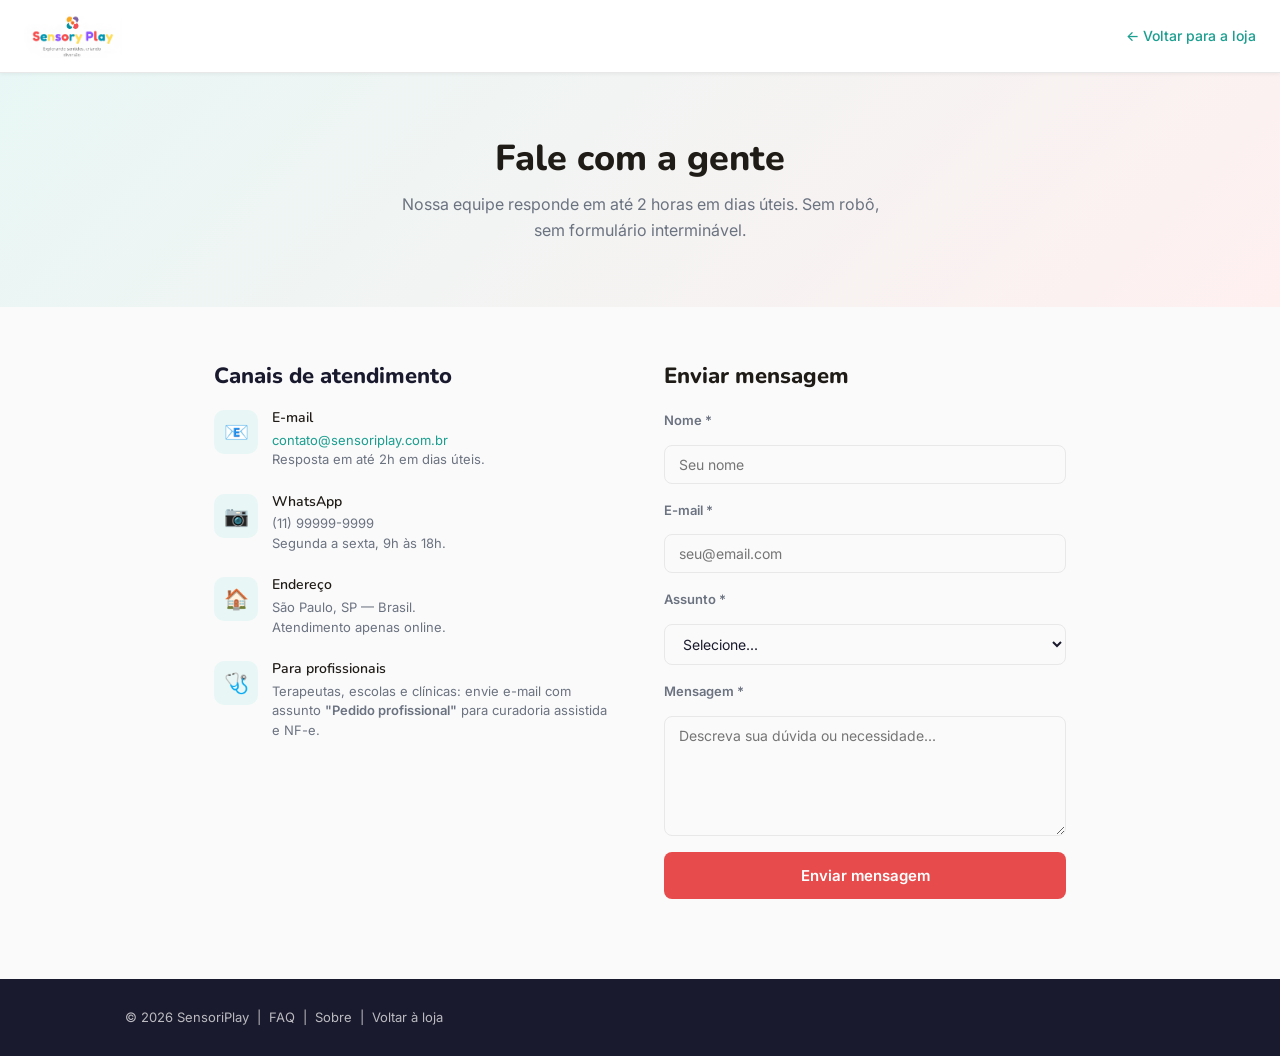
<file: pages/contato.html>
<!DOCTYPE html>
<html lang="pt-BR">
<head>
  <meta charset="UTF-8">
  <meta name="viewport" content="width=device-width, initial-scale=1.0">
  <title>Contato | SensoriPlay</title>
  <meta name="description" content="Fale com a equipe SensoriPlay. Respondemos em até 2 horas em dias úteis.">
  <link rel="icon" href="/assets/sensori-play-logo.png" type="image/png">
  <link rel="preconnect" href="https://fonts.googleapis.com">
  <link rel="preconnect" href="https://fonts.gstatic.com" crossorigin>
  <link href="https://fonts.googleapis.com/css2?family=Nunito:wght@700;800&family=Inter:wght@400;500;600&display=swap" rel="stylesheet">
  <link rel="stylesheet" href="/assets/design-tokens.css">
  <link rel="stylesheet" href="/assets/base.css">
  <link rel="stylesheet" href="/assets/components.css">
  <style>
    /* Compat tokens antigos — mapeando para novos */
    :root {
      --bg: var(--off-white); --surface: var(--white);
      --text-main: var(--ink); --text-muted: var(--muted);
      --font-display: var(--f-display); --font-ui: var(--f-body);
      --coral-light: var(--coral-soft); --teal-light: var(--teal-soft);
    }
    :root { --coral:#E84B4B;--coral-light:#FFF0F0;--teal:#1A9E8F;--teal-light:#E8F7F5;--bg:#FAFAFA;--surface:#FFFFFF;--border:#E8E8E8;--text-main:#1A1A2E;--text-muted:#6B7280;--success:#22C55E;--error:#EF4444;--font-display:'Nunito',sans-serif;--font-ui:'Inter',sans-serif;--shadow-sm:0 1px 4px rgba(0,0,0,0.06);--shadow-md:0 4px 16px rgba(0,0,0,0.10); }
    *,*::before,*::after{box-sizing:border-box;margin:0;padding:0;}
    body{font-family:var(--font-ui);background:var(--bg);color:var(--text-main);line-height:1.6;}
    a{color:inherit;text-decoration:none;}
    .site-nav{background:var(--surface);border-bottom:1px solid var(--border);box-shadow:var(--shadow-sm);position:sticky;top:0;z-index:100;}
    .site-nav-inner{max-width:1280px;margin:0 auto;padding:14px 24px;display:flex;justify-content:space-between;align-items:center;}
    .logo-link img{height:44px;}
    .nav-back{display:flex;align-items:center;gap:6px;font-size:14px;color:var(--teal);font-weight:500;}
    .nav-back:hover{text-decoration:underline;}
    .page-hero{background:linear-gradient(135deg,var(--teal-light) 0%,var(--coral-light) 100%);padding:64px 24px;text-align:center;}
    .page-hero h1{font-family:var(--font-display);font-size:clamp(24px,4vw,36px);font-weight:800;margin-bottom:12px;}
    .page-hero p{font-size:16px;color:var(--text-muted);max-width:480px;margin:0 auto;}
    .page-content{max-width:900px;margin:0 auto;padding:56px 24px 80px;display:grid;grid-template-columns:1fr 1fr;gap:48px;}
    @media(max-width:640px){.page-content{grid-template-columns:1fr;}}
    .contact-info h2{font-family:var(--font-display);font-size:22px;font-weight:800;margin-bottom:20px;color:var(--text-main);}
    .contact-item{display:flex;align-items:flex-start;gap:14px;margin-bottom:24px;}
    .contact-icon{width:44px;height:44px;border-radius:10px;background:var(--teal-light);display:flex;align-items:center;justify-content:center;font-size:20px;flex-shrink:0;}
    .contact-item h3{font-size:14px;font-weight:600;margin-bottom:4px;}
    .contact-item p{font-size:13px;color:var(--text-muted);line-height:1.5;}
    .contact-item a{color:var(--teal);}
    form h2{font-family:var(--font-display);font-size:22px;font-weight:800;margin-bottom:20px;}
    .form-group{margin-bottom:16px;}
    label{display:block;font-size:13px;font-weight:600;margin-bottom:6px;color:var(--text-muted);}
    input,textarea,select{width:100%;padding:10px 14px;border:1px solid var(--border);border-radius:8px;font-size:14px;font-family:var(--font-ui);color:var(--text-main);background:var(--bg);transition:border-color 0.2s,box-shadow 0.2s;}
    input:focus,textarea:focus,select:focus{outline:none;border-color:var(--teal);box-shadow:0 0 0 3px rgba(26,158,143,0.15);}
    textarea{resize:vertical;min-height:120px;}
    .submit-btn{width:100%;background:var(--coral);color:#fff;border:none;border-radius:8px;padding:14px;font-size:15px;font-weight:600;font-family:var(--font-ui);cursor:pointer;transition:background 0.2s;}
    .submit-btn:hover{background:#C73C3C;}
    .form-msg{margin-top:12px;font-size:13px;padding:10px 14px;border-radius:8px;display:none;}
    .form-msg.ok{background:#dcfce7;color:#15803d;display:block;}
    .form-msg.err{background:#fee2e2;color:#b91c1c;display:block;}
    .page-footer{background:#1A1A2E;color:rgba(255,255,255,0.7);text-align:center;padding:28px 24px;font-size:13px;}
    .page-footer a{color:rgba(255,255,255,0.7);}
    .page-footer a:hover{color:#fff;}
  </style>
</head>
<body>
<nav class="site-nav">
  <div class="site-nav-inner">
    <a href="/" class="logo-link"><img src="/assets/sensori-play-logo.png" alt="SensoriPlay"></a>
    <a href="/" class="nav-back">&#8592; Voltar para a loja</a>
  </div>
</nav>
<div class="page-hero">
  <h1>Fale com a gente</h1>
  <p>Nossa equipe responde em até 2 horas em dias úteis. Sem robô, sem formulário interminável.</p>
</div>
<div class="page-content">
  <div class="contact-info">
    <h2>Canais de atendimento</h2>
    <div class="contact-item">
      <div class="contact-icon">&#128231;</div>
      <div>
        <h3>E-mail</h3>
        <p><a href="mailto:contato@sensoriplay.com.br">contato@sensoriplay.com.br</a><br>Resposta em até 2h em dias úteis.</p>
      </div>
    </div>
    <div class="contact-item">
      <div class="contact-icon">&#128247;</div>
      <div>
        <h3>WhatsApp</h3>
        <p>(11) 99999-9999<br>Segunda a sexta, 9h às 18h.</p>
      </div>
    </div>
    <div class="contact-item">
      <div class="contact-icon">&#127968;</div>
      <div>
        <h3>Endereço</h3>
        <p>São Paulo, SP — Brasil.<br>Atendimento apenas online.</p>
      </div>
    </div>
    <div class="contact-item">
      <div class="contact-icon">&#129658;</div>
      <div>
        <h3>Para profissionais</h3>
        <p>Terapeutas, escolas e clínicas: envie e-mail com assunto <strong>"Pedido profissional"</strong> para curadoria assistida e NF-e.</p>
      </div>
    </div>
  </div>
  <form id="contactForm">
    <h2>Enviar mensagem</h2>
    <div class="form-group">
      <label for="nome">Nome *</label>
      <input type="text" id="nome" required placeholder="Seu nome">
    </div>
    <div class="form-group">
      <label for="email">E-mail *</label>
      <input type="email" id="email" required placeholder="seu@email.com">
    </div>
    <div class="form-group">
      <label for="assunto">Assunto *</label>
      <select id="assunto" required>
        <option value="">Selecione...</option>
        <option>Dúvida sobre produto</option>
        <option>Pedido profissional</option>
        <option>Rastreio de pedido</option>
        <option>Troca ou devolução</option>
        <option>Outro</option>
      </select>
    </div>
    <div class="form-group">
      <label for="mensagem">Mensagem *</label>
      <textarea id="mensagem" required placeholder="Descreva sua dúvida ou necessidade..."></textarea>
    </div>
    <button type="submit" class="submit-btn">Enviar mensagem</button>
    <div class="form-msg" id="formMsg"></div>
  </form>
</div>
<footer class="page-footer">
  <p>&copy; 2026 SensoriPlay &nbsp;|&nbsp; <a href="/pages/faq.html">FAQ</a> &nbsp;|&nbsp; <a href="/pages/sobre.html">Sobre</a> &nbsp;|&nbsp; <a href="/">Voltar &agrave; loja</a></p>
</footer>
<script>
document.getElementById('contactForm').addEventListener('submit', function(e) {
  e.preventDefault();
  const nome = document.getElementById('nome').value.trim();
  const email = document.getElementById('email').value.trim();
  const assunto = document.getElementById('assunto').value;
  const mensagem = document.getElementById('mensagem').value.trim();
  const msg = document.getElementById('formMsg');
  if (!nome || !email || !assunto || !mensagem) {
    msg.textContent = 'Por favor, preencha todos os campos obrigatórios.';
    msg.className = 'form-msg err'; return;
  }
  // Por enquanto, abre cliente de e-mail com os dados preenchidos
  const body = `Nome: ${nome}\nE-mail: ${email}\nAssunto: ${assunto}\n\n${mensagem}`;
  window.location.href = `mailto:contato@sensoriplay.com.br?subject=${encodeURIComponent('[SensoriPlay] ' + assunto)}&body=${encodeURIComponent(body)}`;
  msg.textContent = 'Seu cliente de e-mail foi aberto. Envie a mensagem para contato@sensoriplay.com.br.';
  msg.className = 'form-msg ok';
});
</script>
</body>
</html>
</file>
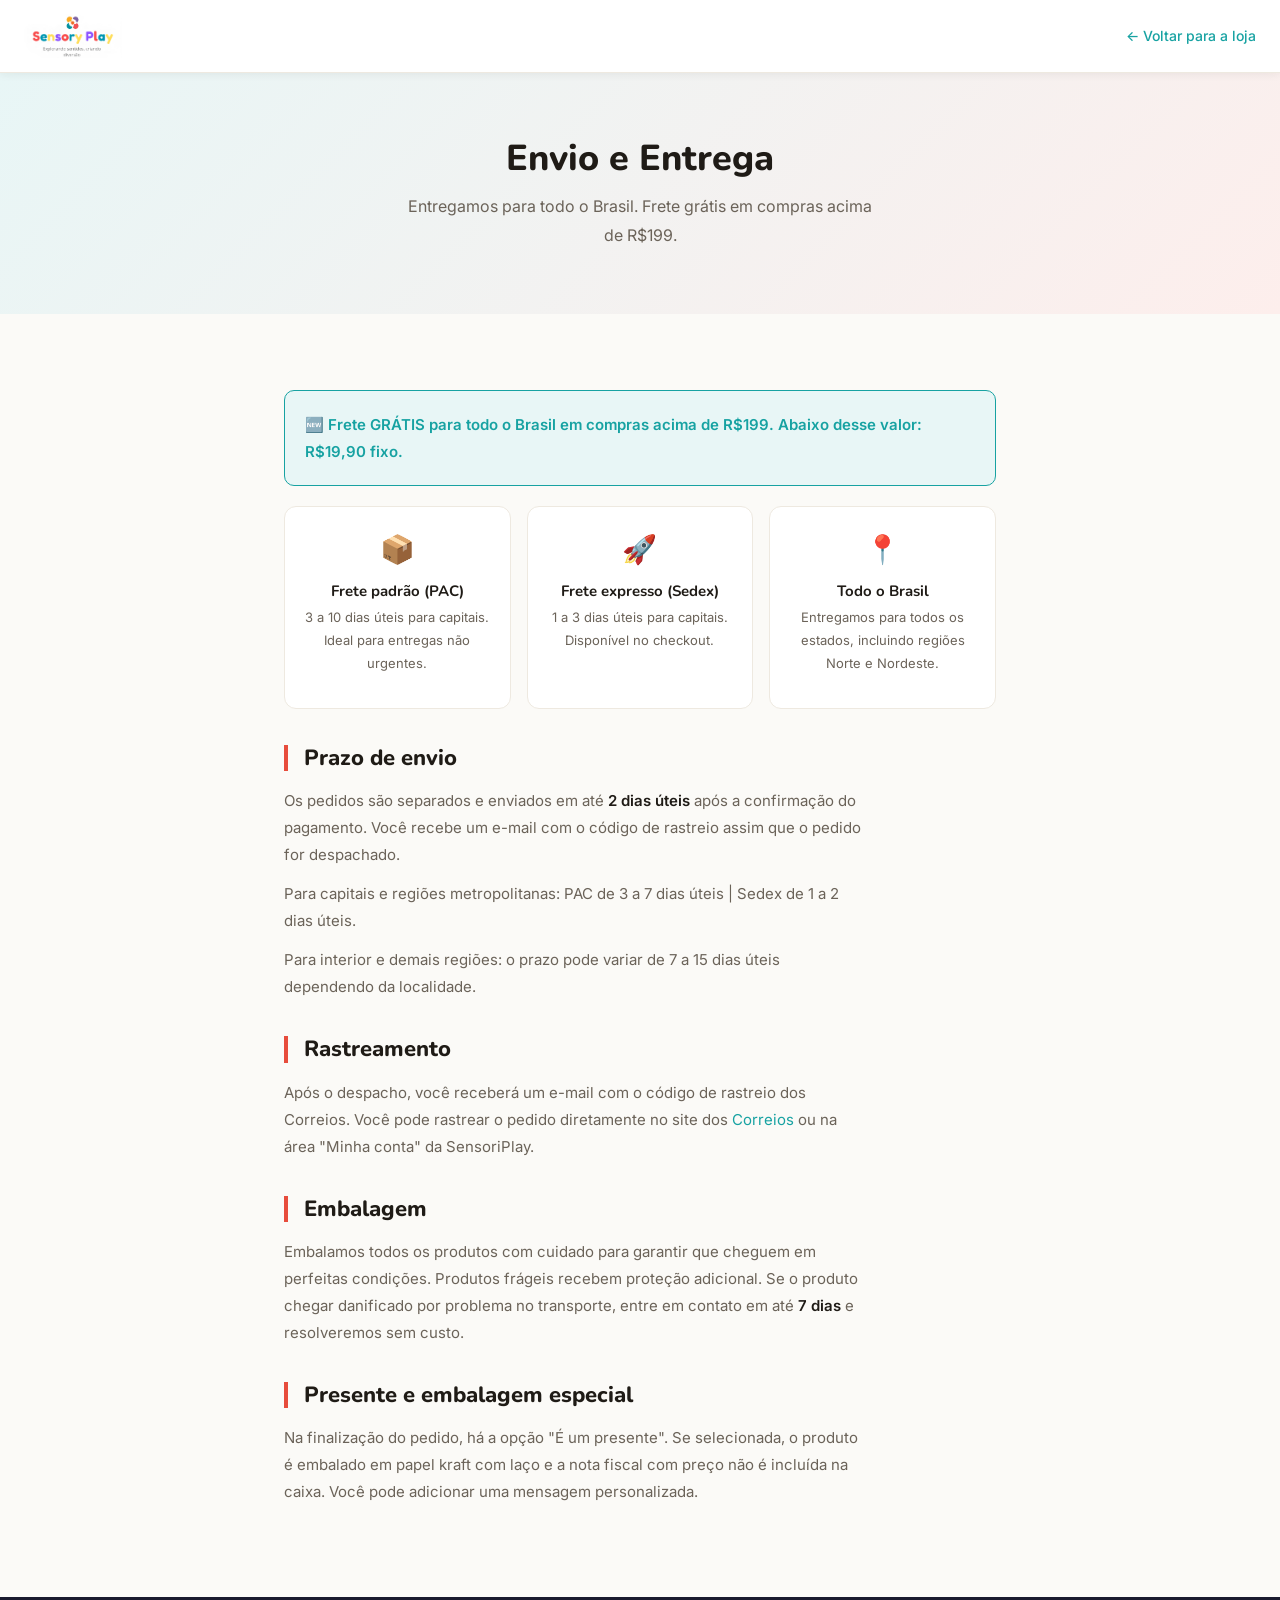
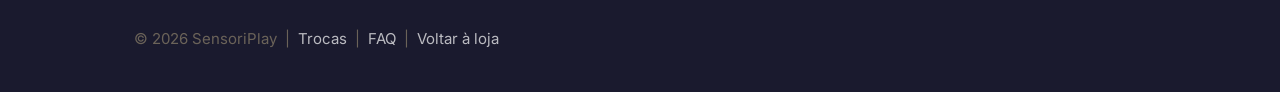
<file: pages/envio.html>
<!DOCTYPE html>
<html lang="pt-BR">
<head>
  <meta charset="UTF-8">
  <meta name="viewport" content="width=device-width, initial-scale=1.0">
  <title>Envio e Entrega | SensoriPlay</title>
  <link rel="icon" href="/assets/sensori-play-logo.png" type="image/png">
  <link href="https://fonts.googleapis.com/css2?family=Nunito:wght@700;800&family=Inter:wght@400;500;600&display=swap" rel="stylesheet">
  <link rel="stylesheet" href="/assets/design-tokens.css">
  <link rel="stylesheet" href="/assets/base.css">
  <link rel="stylesheet" href="/assets/components.css">
  <style>
    /* Compat tokens antigos — mapeando para novos */
    :root {
      --bg: var(--off-white); --surface: var(--white);
      --text-main: var(--ink); --text-muted: var(--muted);
      --font-display: var(--f-display); --font-ui: var(--f-body);
      --coral-light: var(--coral-soft); --teal-light: var(--teal-soft);
    }
    *,*::before,*::after{box-sizing:border-box;margin:0;padding:0;}
    body{font-family:var(--font-ui);background:var(--bg);color:var(--text-main);line-height:1.6;}
    a{color:inherit;text-decoration:none;}
    .site-nav{background:var(--surface);border-bottom:1px solid var(--border);box-shadow:var(--shadow-sm);position:sticky;top:0;z-index:100;}
    .site-nav-inner{max-width:1280px;margin:0 auto;padding:14px 24px;display:flex;justify-content:space-between;align-items:center;}
    .logo-link img{height:44px;}
    .nav-back{font-size:14px;color:var(--teal);font-weight:500;}
    .nav-back:hover{text-decoration:underline;}
    .page-hero{background:linear-gradient(135deg,var(--teal-light),var(--coral-light));padding:64px 24px;text-align:center;}
    .page-hero h1{font-family:var(--font-display);font-size:clamp(24px,4vw,36px);font-weight:800;margin-bottom:12px;}
    .page-hero p{font-size:16px;color:var(--text-muted);max-width:480px;margin:0 auto;}
    .page-content{max-width:760px;margin:0 auto;padding:56px 24px 80px;}
    h2{font-family:var(--font-display);font-size:22px;font-weight:800;margin:36px 0 16px;padding-left:16px;border-left:4px solid var(--coral);}
    p{font-size:15px;color:var(--text-muted);line-height:1.8;margin-bottom:12px;}
    p strong{color:var(--text-main);}
    .info-grid{display:grid;grid-template-columns:repeat(auto-fit,minmax(200px,1fr));gap:16px;margin-top:20px;}
    .info-card{background:var(--surface);border:1px solid var(--border);border-radius:12px;padding:20px;text-align:center;}
    .info-card-icon{font-size:28px;margin-bottom:10px;}
    .info-card h3{font-family:var(--font-display);font-size:15px;font-weight:700;margin-bottom:6px;}
    .info-card p{font-size:13px;}
    .highlight-box{background:var(--teal-light);border:1px solid var(--teal);border-radius:10px;padding:20px;margin:20px 0;}
    .highlight-box p{color:var(--teal);font-weight:600;margin:0;}
    .page-footer{background:#1A1A2E;color:rgba(255,255,255,0.7);text-align:center;padding:28px 24px;font-size:13px;}
    .page-footer a{color:rgba(255,255,255,0.7);}
    .page-footer a:hover{color:#fff;}
  </style>
</head>
<body>
<nav class="site-nav">
  <div class="site-nav-inner">
    <a href="/" class="logo-link"><img src="/assets/sensori-play-logo.png" alt="SensoriPlay"></a>
    <a href="/" class="nav-back">&#8592; Voltar para a loja</a>
  </div>
</nav>
<div class="page-hero">
  <h1>Envio e Entrega</h1>
  <p>Entregamos para todo o Brasil. Frete grátis em compras acima de R$199.</p>
</div>
<div class="page-content">
  <div class="highlight-box">
    <p>&#127381; Frete GRÁTIS para todo o Brasil em compras acima de R$199. Abaixo desse valor: R$19,90 fixo.</p>
  </div>

  <div class="info-grid">
    <div class="info-card">
      <div class="info-card-icon">&#128230;</div>
      <h3>Frete padrão (PAC)</h3>
      <p>3 a 10 dias úteis para capitais. Ideal para entregas não urgentes.</p>
    </div>
    <div class="info-card">
      <div class="info-card-icon">&#128640;</div>
      <h3>Frete expresso (Sedex)</h3>
      <p>1 a 3 dias úteis para capitais. Disponível no checkout.</p>
    </div>
    <div class="info-card">
      <div class="info-card-icon">&#128205;</div>
      <h3>Todo o Brasil</h3>
      <p>Entregamos para todos os estados, incluindo regiões Norte e Nordeste.</p>
    </div>
  </div>

  <h2>Prazo de envio</h2>
  <p>Os pedidos são separados e enviados em até <strong>2 dias úteis</strong> após a confirmação do pagamento. Você recebe um e-mail com o código de rastreio assim que o pedido for despachado.</p>
  <p>Para capitais e regiões metropolitanas: PAC de 3 a 7 dias úteis | Sedex de 1 a 2 dias úteis.</p>
  <p>Para interior e demais regiões: o prazo pode variar de 7 a 15 dias úteis dependendo da localidade.</p>

  <h2>Rastreamento</h2>
  <p>Após o despacho, você receberá um e-mail com o código de rastreio dos Correios. Você pode rastrear o pedido diretamente no site dos <a href="https://www.correios.com.br/rastreamento" style="color:var(--teal)">Correios</a> ou na área "Minha conta" da SensoriPlay.</p>

  <h2>Embalagem</h2>
  <p>Embalamos todos os produtos com cuidado para garantir que cheguem em perfeitas condições. Produtos frágeis recebem proteção adicional. Se o produto chegar danificado por problema no transporte, entre em contato em até <strong>7 dias</strong> e resolveremos sem custo.</p>

  <h2>Presente e embalagem especial</h2>
  <p>Na finalização do pedido, há a opção "É um presente". Se selecionada, o produto é embalado em papel kraft com laço e a nota fiscal com preço não é incluída na caixa. Você pode adicionar uma mensagem personalizada.</p>
</div>
<footer class="page-footer">
  <p>&copy; 2026 SensoriPlay &nbsp;|&nbsp; <a href="/pages/trocas.html">Trocas</a> &nbsp;|&nbsp; <a href="/pages/faq.html">FAQ</a> &nbsp;|&nbsp; <a href="/">Voltar &agrave; loja</a></p>
</footer>
</body>
</html>
</file>
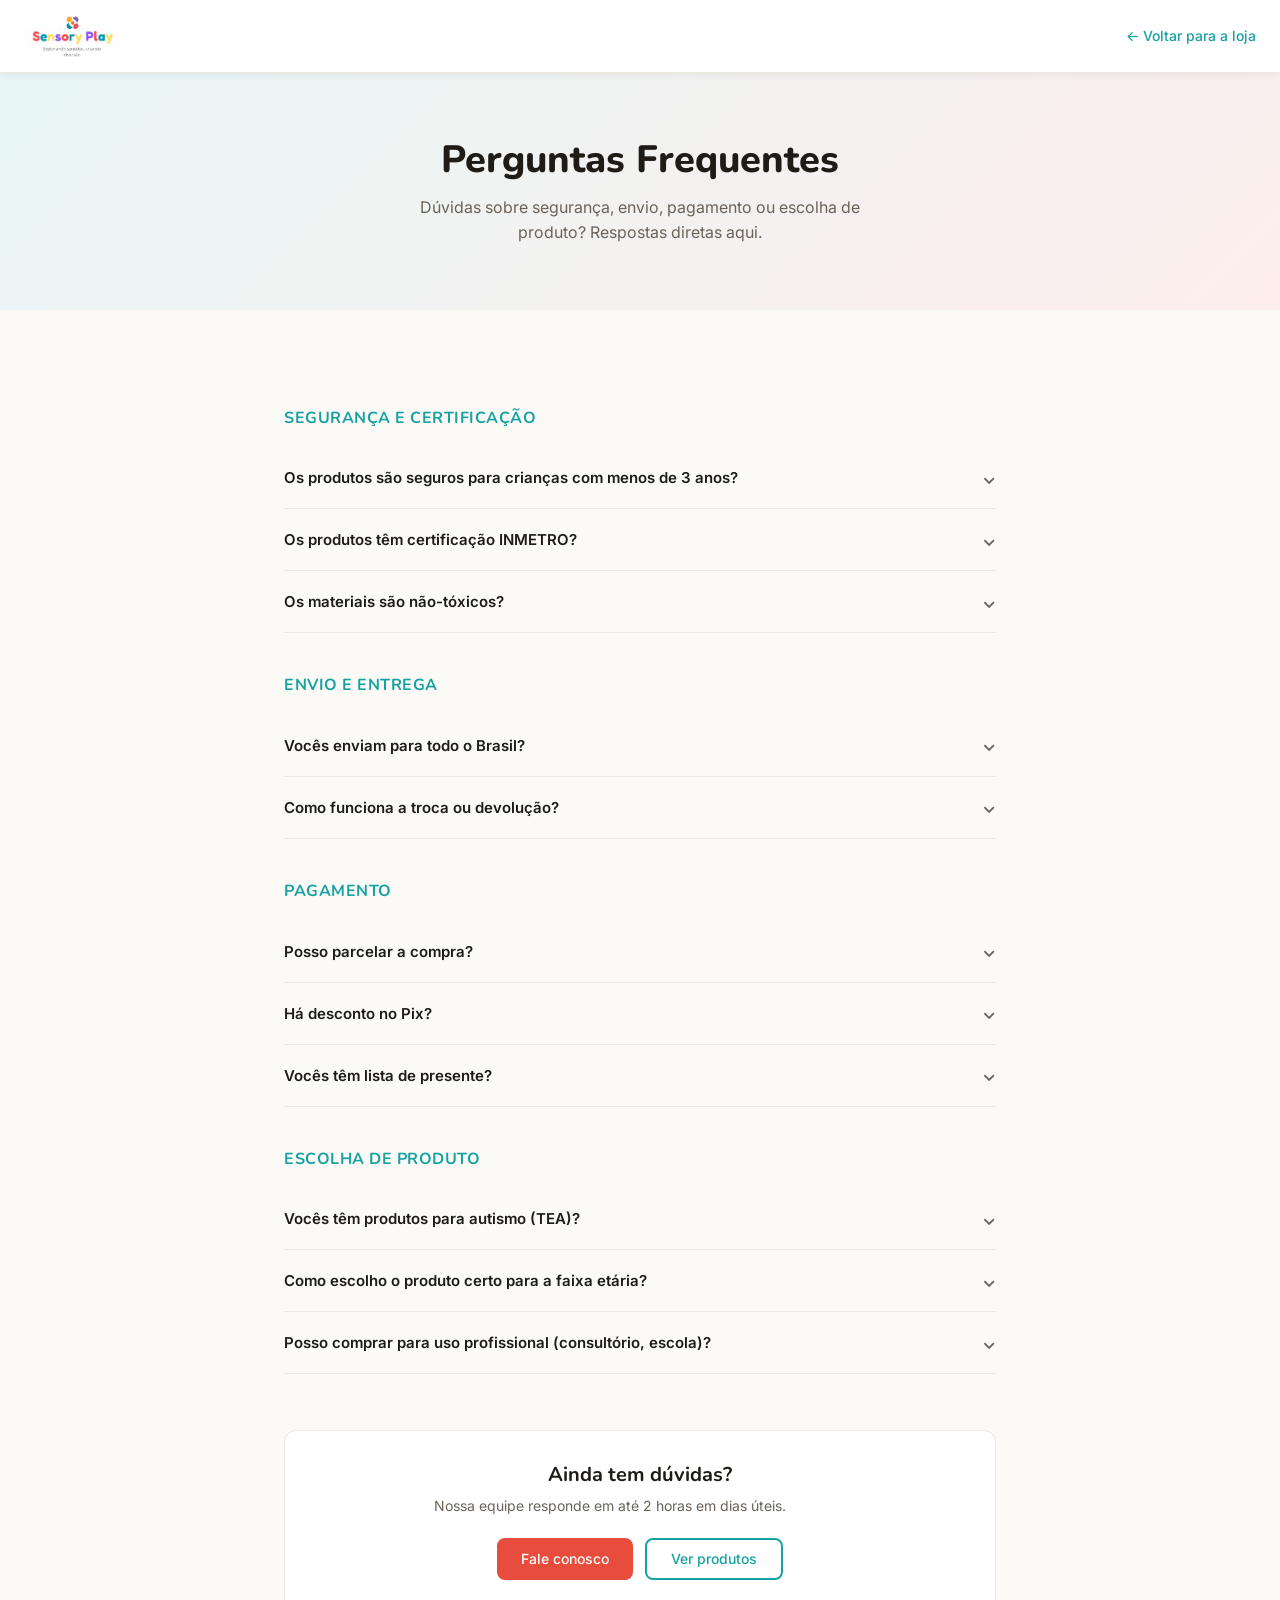
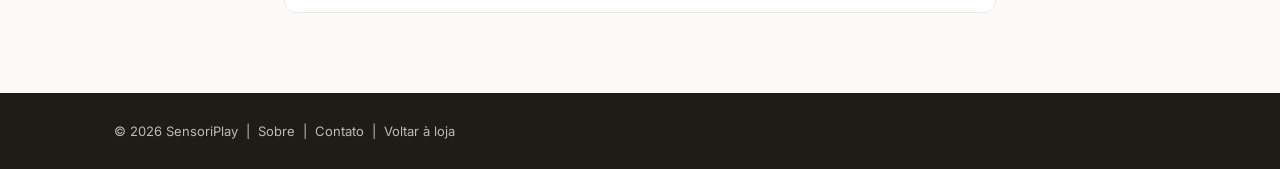
<file: pages/faq.html>
<!DOCTYPE html>
<html lang="pt-BR">
<head>
  <meta charset="UTF-8">
  <meta name="viewport" content="width=device-width, initial-scale=1.0">
  <title>FAQ — Perguntas Frequentes | SensoriPlay</title>
  <meta name="description" content="Dúvidas sobre segurança, envio, pagamento e produtos sensoriais? Encontre as respostas aqui.">
  <link rel="icon" href="/assets/sensori-play-logo.png" type="image/png">
  <link rel="preconnect" href="https://fonts.googleapis.com">
  <link rel="preconnect" href="https://fonts.gstatic.com" crossorigin>
  <link href="https://fonts.googleapis.com/css2?family=Nunito:wght@700;800&family=Inter:wght@400;500;600&display=swap" rel="stylesheet">
  <link rel="stylesheet" href="/assets/design-tokens.css">
  <link rel="stylesheet" href="/assets/base.css">
  <link rel="stylesheet" href="/assets/components.css">
  <style>
    :root {
      --bg: var(--off-white); --surface: var(--white);
      --text-main: var(--ink); --text-muted: var(--muted);
      --font-display: var(--f-display); --font-ui: var(--f-body);
      --coral-light: var(--coral-soft); --teal-light: var(--teal-soft);
    }

    .site-nav { background: var(--surface); border-bottom: 1px solid var(--border); box-shadow: var(--shadow-sm); position: sticky; top: 0; z-index: 100; }
    .site-nav-inner { max-width: 1280px; margin: 0 auto; padding: 14px 24px; display: flex; justify-content: space-between; align-items: center; }
    .logo-link img { height: 44px; }
    .nav-back { display: flex; align-items: center; gap: 6px; font-size: 14px; color: var(--teal); font-weight: 500; }
    .nav-back:hover { text-decoration: underline; }

    .page-hero { background: linear-gradient(135deg, var(--teal-light) 0%, var(--coral-light) 100%); padding: 64px 24px; text-align: center; }
    .page-hero h1 { font-family: var(--font-display); font-size: clamp(24px, 4vw, 38px); font-weight: 800; margin-bottom: 12px; }
    .page-hero p { font-size: 16px; color: var(--text-muted); max-width: 500px; margin: 0 auto; }

    .faq-content { max-width: 760px; margin: 0 auto; padding: 56px 24px 80px; }

    .faq-section-title { font-family: var(--font-display); font-size: 16px; font-weight: 700; color: var(--teal); margin-bottom: 16px; margin-top: 40px; text-transform: uppercase; letter-spacing: 0.5px; }

    .faq-item { border-bottom: 1px solid var(--border); }
    .faq-q { width: 100%; text-align: left; background: none; border: none; padding: 20px 0; font-size: 15px; font-weight: 600; color: var(--text-main); display: flex; justify-content: space-between; align-items: center; gap: 16px; cursor: pointer; font-family: var(--font-ui); }
    .faq-q:hover { color: var(--teal); }
    .faq-chevron { font-size: 18px; transition: transform 0.25s; color: var(--text-muted); flex-shrink: 0; }
    .faq-item.open .faq-chevron { transform: rotate(180deg); }
    .faq-a { max-height: 0; overflow: hidden; transition: max-height 0.35s ease, padding 0.3s; font-size: 14px; color: var(--text-muted); line-height: 1.8; }
    .faq-item.open .faq-a { max-height: 400px; padding-bottom: 20px; }

    .cta-block { background: var(--surface); border: 1px solid var(--border); border-radius: 12px; padding: 32px; text-align: center; margin-top: 56px; }
    .cta-block h3 { font-family: var(--font-display); font-size: 20px; font-weight: 700; margin-bottom: 8px; }
    .cta-block p { font-size: 14px; color: var(--text-muted); margin-bottom: 20px; }
    .btn { display: inline-flex; align-items: center; gap: 8px; padding: 12px 24px; border-radius: 8px; font-size: 14px; font-weight: 500; border: none; cursor: pointer; text-decoration: none; font-family: var(--font-ui); }
    .btn-primary { background: var(--coral); color: #fff; }
    .btn-primary:hover { background: #C73C3C; }
    .btn-secondary { border: 2px solid var(--teal); color: var(--teal); background: transparent; }
    .btn-secondary:hover { background: var(--teal-light); }

    .page-footer { background: var(--text-main); color: rgba(255,255,255,0.7); text-align: center; padding: 28px 24px; font-size: 13px; }
    .page-footer a { color: rgba(255,255,255,0.7); }
    .page-footer a:hover { color: #fff; }
  </style>
</head>
<body>
<nav class="site-nav">
  <div class="site-nav-inner">
    <a href="/" class="logo-link"><img src="/assets/sensori-play-logo.png" alt="SensoriPlay"></a>
    <a href="/" class="nav-back">&#8592; Voltar para a loja</a>
  </div>
</nav>

<div class="page-hero">
  <h1>Perguntas Frequentes</h1>
  <p>Dúvidas sobre segurança, envio, pagamento ou escolha de produto? Respostas diretas aqui.</p>
</div>

<div class="faq-content">
  <div class="faq-section-title">Segurança e certificação</div>

  <div class="faq-item">
    <button class="faq-q" onclick="toggleFaq(this)">Os produtos são seguros para crianças com menos de 3 anos? <span class="faq-chevron">&#8964;</span></button>
    <div class="faq-a">Sim, desde que você escolha produtos marcados como "0-36 meses" no filtro de faixa etária. Esses itens passam por verificação adicional de ausência de peças pequenas e materiais atóxicos, com certificação INMETRO ou equivalente. A faixa etária indicada não é sugestão — é critério de segurança.</div>
  </div>
  <div class="faq-item">
    <button class="faq-q" onclick="toggleFaq(this)">Os produtos têm certificação INMETRO? <span class="faq-chevron">&#8964;</span></button>
    <div class="faq-a">Todos os produtos fabricados ou comercializados no Brasil seguem a regulamentação do INMETRO. Produtos importados passam por verificação de certificação equivalente (CE, ASTM F963 ou similar). A ficha de cada produto indica o certificado aplicável.</div>
  </div>
  <div class="faq-item">
    <button class="faq-q" onclick="toggleFaq(this)">Os materiais são não-tóxicos? <span class="faq-chevron">&#8964;</span></button>
    <div class="faq-a">É um critério de entrada no catálogo: só incluímos produtos que declararam ausência de BPA, ftalatos e metais pesados acima dos limites seguros. A descrição de cada produto lista os materiais utilizados.</div>
  </div>

  <div class="faq-section-title">Envio e entrega</div>

  <div class="faq-item">
    <button class="faq-q" onclick="toggleFaq(this)">Vocês enviam para todo o Brasil? <span class="faq-chevron">&#8964;</span></button>
    <div class="faq-a">Sim. Trabalhamos com Correios (PAC e Sedex) e transportadoras. O prazo e o custo de frete são calculados no carrinho pelo CEP antes de finalizar a compra. Para capitais, o prazo médio é de 3 a 7 dias úteis. Frete grátis para compras acima de R$199.</div>
  </div>
  <div class="faq-item">
    <button class="faq-q" onclick="toggleFaq(this)">Como funciona a troca ou devolução? <span class="faq-chevron">&#8964;</span></button>
    <div class="faq-a">Aceitamos devolução em até 7 dias após o recebimento, sem necessidade de justificativa (CDC). Para troca por defeito, o prazo é de 90 dias. O produto deve estar em condições de uso e na embalagem original. O frete de devolução é por nossa conta em caso de defeito; por conta do cliente em desistência.</div>
  </div>

  <div class="faq-section-title">Pagamento</div>

  <div class="faq-item">
    <button class="faq-q" onclick="toggleFaq(this)">Posso parcelar a compra? <span class="faq-chevron">&#8964;</span></button>
    <div class="faq-a">Sim. Aceitamos cartão de crédito em até 6x sem juros para compras acima de R$150, e em até 12x com juros da operadora. Pix e boleto têm desconto de 5%. Processamos via Mercado Pago.</div>
  </div>
  <div class="faq-item">
    <button class="faq-q" onclick="toggleFaq(this)">Há desconto no Pix? <span class="faq-chevron">&#8964;</span></button>
    <div class="faq-a">Sim. Pagamentos via Pix têm 5% de desconto automático no total da compra. O desconto aparece na tela de pagamento antes da confirmação.</div>
  </div>
  <div class="faq-item">
    <button class="faq-q" onclick="toggleFaq(this)">Vocês têm lista de presente? <span class="faq-chevron">&#8964;</span></button>
    <div class="faq-a">Sim. Você pode criar uma lista de desejo compartilhável (útil para chá de bebê ou aniversário) ou comprar com mensagem personalizada. Na finalização, há a opção "É um presente" — o preço não aparece na embalagem.</div>
  </div>

  <div class="faq-section-title">Escolha de produto</div>

  <div class="faq-item">
    <button class="faq-q" onclick="toggleFaq(this)">Vocês têm produtos para autismo (TEA)? <span class="faq-chevron">&#8964;</span></button>
    <div class="faq-a">Temos produtos com potencial de apoio para crianças com TEA, mas a maioria beneficia crianças neurodivergentes e de desenvolvimento típico. Em cada produto, indicamos se é mais adequado para hipossensibilidade, hipersensibilidade ou uso geral. Esta categoria reúne produtos com potencial de suporte — não substitui avaliação de profissional de saúde.</div>
  </div>
  <div class="faq-item">
    <button class="faq-q" onclick="toggleFaq(this)">Como escolho o produto certo para a faixa etária? <span class="faq-chevron">&#8964;</span></button>
    <div class="faq-a">Use o filtro "Por faixa etária" na vitrine ou navegue pelas categorias da homepage. Se ainda tiver dúvida, descreva a faixa etária e o que quer estimular pelo e-mail contato@sensoriplay.com.br — respondemos em até 2 horas em dias úteis.</div>
  </div>
  <div class="faq-item">
    <button class="faq-q" onclick="toggleFaq(this)">Posso comprar para uso profissional (consultório, escola)? <span class="faq-chevron">&#8964;</span></button>
    <div class="faq-a">Sim. Temos modalidade para profissionais com emissão de nota fiscal para CNPJ e curadoria assistida por e-mail para pedidos acima de R$500. Entre em contato pelo e-mail contato@sensoriplay.com.br com o assunto "Pedido profissional".</div>
  </div>

  <div class="cta-block">
    <h3>Ainda tem dúvidas?</h3>
    <p>Nossa equipe responde em até 2 horas em dias úteis.</p>
    <div style="display:flex;gap:12px;justify-content:center;flex-wrap:wrap">
      <a href="/pages/contato.html" class="btn btn-primary">Fale conosco</a>
      <a href="/" class="btn btn-secondary">Ver produtos</a>
    </div>
  </div>
</div>

<footer class="page-footer">
  <p>&copy; 2026 SensoriPlay &nbsp;|&nbsp; <a href="/pages/sobre.html">Sobre</a> &nbsp;|&nbsp; <a href="/pages/contato.html">Contato</a> &nbsp;|&nbsp; <a href="/">Voltar &agrave; loja</a></p>
</footer>

<script>
function toggleFaq(btn) {
  const item = btn.parentElement;
  const isOpen = item.classList.contains('open');
  document.querySelectorAll('.faq-item.open').forEach(i => i.classList.remove('open'));
  if (!isOpen) item.classList.add('open');
}
</script>
</body>
</html>
</file>
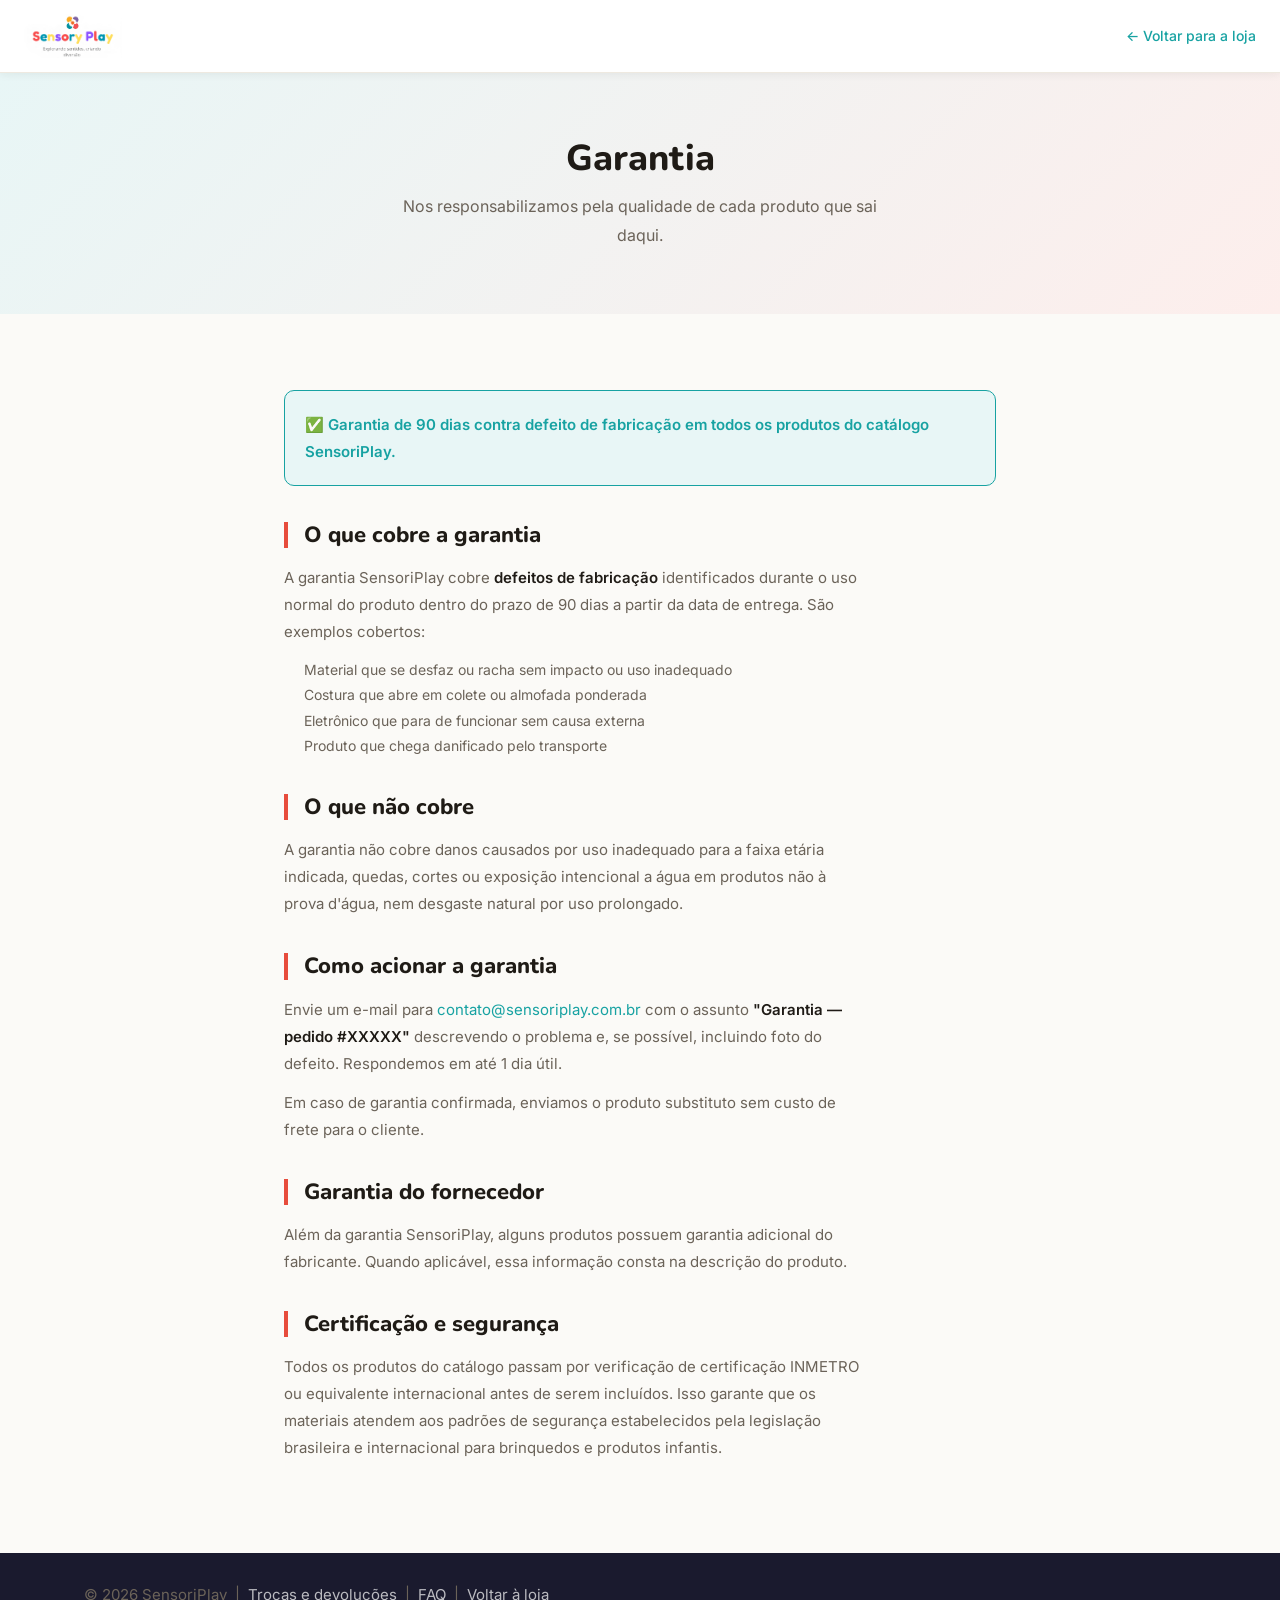
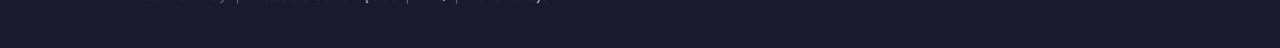
<file: pages/garantia.html>
<!DOCTYPE html>
<html lang="pt-BR">
<head>
  <meta charset="UTF-8">
  <meta name="viewport" content="width=device-width, initial-scale=1.0">
  <title>Garantia | SensoriPlay</title>
  <link rel="icon" href="/assets/sensori-play-logo.png" type="image/png">
  <link href="https://fonts.googleapis.com/css2?family=Nunito:wght@700;800&family=Inter:wght@400;500;600&display=swap" rel="stylesheet">
  <link rel="stylesheet" href="/assets/design-tokens.css">
  <link rel="stylesheet" href="/assets/base.css">
  <link rel="stylesheet" href="/assets/components.css">
  <style>
    /* Compat tokens antigos — mapeando para novos */
    :root {
      --bg: var(--off-white); --surface: var(--white);
      --text-main: var(--ink); --text-muted: var(--muted);
      --font-display: var(--f-display); --font-ui: var(--f-body);
      --coral-light: var(--coral-soft); --teal-light: var(--teal-soft);
    }
    *,*::before,*::after{box-sizing:border-box;margin:0;padding:0;}
    body{font-family:var(--font-ui);background:var(--bg);color:var(--text-main);line-height:1.6;}
    a{color:inherit;text-decoration:none;}
    .site-nav{background:var(--surface);border-bottom:1px solid var(--border);box-shadow:var(--shadow-sm);position:sticky;top:0;z-index:100;}
    .site-nav-inner{max-width:1280px;margin:0 auto;padding:14px 24px;display:flex;justify-content:space-between;align-items:center;}
    .logo-link img{height:44px;}
    .nav-back{font-size:14px;color:var(--teal);font-weight:500;}
    .nav-back:hover{text-decoration:underline;}
    .page-hero{background:linear-gradient(135deg,var(--teal-light),var(--coral-light));padding:64px 24px;text-align:center;}
    .page-hero h1{font-family:var(--font-display);font-size:clamp(24px,4vw,36px);font-weight:800;margin-bottom:12px;}
    .page-hero p{font-size:16px;color:var(--text-muted);max-width:480px;margin:0 auto;}
    .page-content{max-width:760px;margin:0 auto;padding:56px 24px 80px;}
    h2{font-family:var(--font-display);font-size:22px;font-weight:800;margin:36px 0 16px;padding-left:16px;border-left:4px solid var(--coral);}
    p{font-size:15px;color:var(--text-muted);line-height:1.8;margin-bottom:12px;}
    p strong{color:var(--text-main);}
    ul{margin:12px 0 16px 20px;color:var(--text-muted);font-size:14px;line-height:1.8;}
    .highlight-box{background:var(--teal-light);border:1px solid var(--teal);border-radius:10px;padding:20px;margin:20px 0;}
    .highlight-box p{color:var(--teal);font-weight:600;margin:0;}
    .page-footer{background:#1A1A2E;color:rgba(255,255,255,0.7);text-align:center;padding:28px 24px;font-size:13px;}
    .page-footer a{color:rgba(255,255,255,0.7);}
    .page-footer a:hover{color:#fff;}
  </style>
</head>
<body>
<nav class="site-nav">
  <div class="site-nav-inner">
    <a href="/" class="logo-link"><img src="/assets/sensori-play-logo.png" alt="SensoriPlay"></a>
    <a href="/" class="nav-back">&#8592; Voltar para a loja</a>
  </div>
</nav>
<div class="page-hero">
  <h1>Garantia</h1>
  <p>Nos responsabilizamos pela qualidade de cada produto que sai daqui.</p>
</div>
<div class="page-content">
  <div class="highlight-box">
    <p>&#9989; Garantia de 90 dias contra defeito de fabricação em todos os produtos do catálogo SensoriPlay.</p>
  </div>

  <h2>O que cobre a garantia</h2>
  <p>A garantia SensoriPlay cobre <strong>defeitos de fabricação</strong> identificados durante o uso normal do produto dentro do prazo de 90 dias a partir da data de entrega. São exemplos cobertos:</p>
  <ul>
    <li>Material que se desfaz ou racha sem impacto ou uso inadequado</li>
    <li>Costura que abre em colete ou almofada ponderada</li>
    <li>Eletrônico que para de funcionar sem causa externa</li>
    <li>Produto que chega danificado pelo transporte</li>
  </ul>

  <h2>O que não cobre</h2>
  <p>A garantia não cobre danos causados por uso inadequado para a faixa etária indicada, quedas, cortes ou exposição intencional a água em produtos não à prova d'água, nem desgaste natural por uso prolongado.</p>

  <h2>Como acionar a garantia</h2>
  <p>Envie um e-mail para <a href="mailto:contato@sensoriplay.com.br" style="color:var(--teal)">contato@sensoriplay.com.br</a> com o assunto <strong>"Garantia — pedido #XXXXX"</strong> descrevendo o problema e, se possível, incluindo foto do defeito. Respondemos em até 1 dia útil.</p>
  <p>Em caso de garantia confirmada, enviamos o produto substituto sem custo de frete para o cliente.</p>

  <h2>Garantia do fornecedor</h2>
  <p>Além da garantia SensoriPlay, alguns produtos possuem garantia adicional do fabricante. Quando aplicável, essa informação consta na descrição do produto.</p>

  <h2>Certificação e segurança</h2>
  <p>Todos os produtos do catálogo passam por verificação de certificação INMETRO ou equivalente internacional antes de serem incluídos. Isso garante que os materiais atendem aos padrões de segurança estabelecidos pela legislação brasileira e internacional para brinquedos e produtos infantis.</p>
</div>
<footer class="page-footer">
  <p>&copy; 2026 SensoriPlay &nbsp;|&nbsp; <a href="/pages/trocas.html">Trocas e devolu&ccedil;&otilde;es</a> &nbsp;|&nbsp; <a href="/pages/faq.html">FAQ</a> &nbsp;|&nbsp; <a href="/">Voltar &agrave; loja</a></p>
</footer>
</body>
</html>
</file>
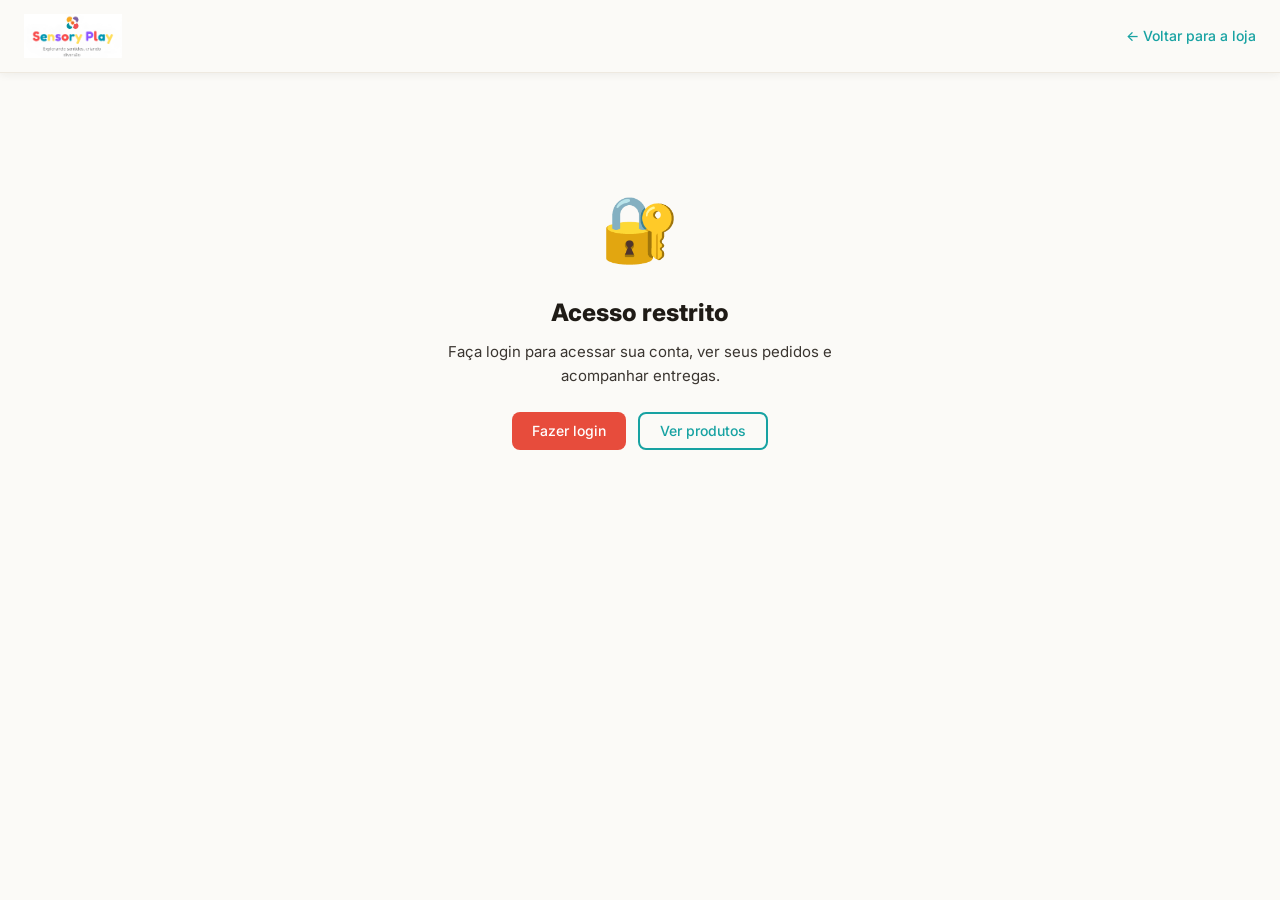
<file: pages/minha-conta.html>
<!DOCTYPE html>
<html lang="pt-BR">
<head>
  <meta charset="UTF-8">
  <meta name="viewport" content="width=device-width, initial-scale=1.0">
  <title>Minha Conta | SensoriPlay</title>
  <link rel="icon" href="/assets/sensori-play-logo.png" type="image/png">
  <link rel="preconnect" href="https://fonts.googleapis.com">
  <link rel="preconnect" href="https://fonts.gstatic.com" crossorigin>
  <link href="https://fonts.googleapis.com/css2?family=Nunito:wght@700;800&family=Inter:wght@400;500;600&display=swap" rel="stylesheet">
  <link rel="stylesheet" href="/assets/design-tokens.css">
  <link rel="stylesheet" href="/assets/base.css">
  <link rel="stylesheet" href="/assets/components.css">
  <style>
    /* Estilos especificos de minha-conta */

    .site-nav{background:var(--surface);border-bottom:1px solid var(--border);box-shadow:var(--shadow-sm);}
    .site-nav-inner{max-width:1280px;margin:0 auto;padding:14px 24px;display:flex;justify-content:space-between;align-items:center;}
    .logo-link img{height:44px;}
    .nav-back{font-size:14px;color:var(--teal);font-weight:500;}
    .nav-back:hover{text-decoration:underline;}

    /* Não autenticado */
    .auth-gate{max-width:480px;margin:80px auto;text-align:center;padding:24px;}
    .auth-gate-icon{font-size:64px;margin-bottom:20px;}
    .auth-gate h2{font-family:var(--font-display);font-size:24px;font-weight:800;margin-bottom:12px;}
    .auth-gate p{font-size:15px;color:var(--text-muted);margin-bottom:24px;}

    /* Layout autenticado */
    .account-layout{max-width:1000px;margin:32px auto;padding:0 24px;display:grid;grid-template-columns:260px 1fr;gap:24px;align-items:start;}
    @media(max-width:680px){.account-layout{grid-template-columns:1fr;}}

    /* Sidebar */
    .account-sidebar{background:var(--surface);border:1px solid var(--border);border-radius:12px;overflow:hidden;position:sticky;top:20px;}
    .account-profile{padding:24px;border-bottom:1px solid var(--border);text-align:center;}
    .account-avatar{width:72px;height:72px;border-radius:50%;background:var(--teal-light);display:flex;align-items:center;justify-content:center;font-size:32px;margin:0 auto 12px;}
    .account-name{font-family:var(--font-display);font-size:18px;font-weight:800;margin-bottom:4px;}
    .account-email{font-size:13px;color:var(--text-muted);}
    .sidebar-nav{list-style:none;}
    .sidebar-nav li a,.sidebar-nav li button{display:flex;align-items:center;gap:10px;padding:14px 20px;font-size:14px;font-weight:500;color:var(--text-muted);background:none;border:none;width:100%;text-align:left;cursor:pointer;transition:all 0.15s;border-left:3px solid transparent;}
    .sidebar-nav li a:hover,.sidebar-nav li button:hover{color:var(--text-main);background:var(--bg);}
    .sidebar-nav li a.active{color:var(--teal);border-left-color:var(--teal);background:var(--teal-light);font-weight:600;}
    .sidebar-nav li button.logout-btn{color:var(--error);}

    /* Conteúdo */
    .account-content{}
    .content-section{display:none;}
    .content-section.active{display:block;}
    .section-card{background:var(--surface);border:1px solid var(--border);border-radius:12px;padding:24px;margin-bottom:20px;}
    .section-card h2{font-family:var(--font-display);font-size:20px;font-weight:800;margin-bottom:20px;}

    /* Tabela de pedidos */
    .orders-list{}
    .order-card{background:var(--bg);border:1px solid var(--border);border-radius:10px;padding:16px;margin-bottom:12px;}
    .order-head{display:flex;justify-content:space-between;align-items:center;margin-bottom:10px;flex-wrap:wrap;gap:8px;}
    .order-id{font-weight:600;font-size:15px;}
    .order-date{font-size:13px;color:var(--text-muted);}
    .order-status{display:inline-flex;align-items:center;gap:6px;padding:4px 10px;border-radius:999px;font-size:12px;font-weight:600;}
    .status-pending{background:var(--yellow-light);color:#92400e;}
    .status-paid{background:#dcfce7;color:#15803d;}
    .status-shipped{background:var(--teal-light);color:var(--teal);}
    .status-delivered{background:#dcfce7;color:#15803d;}
    .status-cancelled,.status-failed{background:#fee2e2;color:#b91c1c;}
    .order-items{font-size:13px;color:var(--text-muted);margin-bottom:10px;line-height:1.6;}
    .order-footer{display:flex;justify-content:space-between;align-items:center;}
    .order-total{font-weight:700;font-size:16px;}
    .order-track-btn{font-size:13px;color:var(--teal);font-weight:500;background:none;border:none;cursor:pointer;}
    .order-track-btn:hover{text-decoration:underline;}

    .empty-orders{text-align:center;padding:48px 24px;color:var(--text-muted);}
    .empty-orders-icon{font-size:48px;margin-bottom:16px;}
    .empty-orders h3{font-size:18px;margin-bottom:8px;color:var(--text-main);}

    /* Botões */
    .btn{display:inline-flex;align-items:center;justify-content:center;gap:8px;padding:10px 20px;border-radius:8px;font-size:14px;font-weight:500;border:none;cursor:pointer;text-decoration:none;}
    .btn-primary{background:var(--coral);color:#fff;}
    .btn-primary:hover{background:var(--coral-dark);}
    .btn-secondary{border:2px solid var(--teal);color:var(--teal);background:transparent;}
    .btn-secondary:hover{background:var(--teal-light);}

    /* Detalhes do pedido */
    .order-detail-overlay{position:fixed;inset:0;background:rgba(0,0,0,0.6);z-index:300;display:flex;align-items:center;justify-content:center;padding:24px;opacity:0;visibility:hidden;transition:all 0.25s;}
    .order-detail-overlay.open{opacity:1;visibility:visible;}
    .order-detail-modal{background:var(--surface);border-radius:16px;max-width:560px;width:100%;max-height:90vh;overflow-y:auto;box-shadow:0 8px 32px rgba(0,0,0,0.16);}
    .modal-head{display:flex;justify-content:space-between;align-items:center;padding:20px 24px;border-bottom:1px solid var(--border);}
    .modal-head h3{font-family:var(--font-display);font-size:18px;font-weight:800;}
    .modal-close{background:none;border:none;font-size:22px;color:var(--text-muted);cursor:pointer;line-height:1;}
    .modal-body{padding:20px 24px;}
    .detail-row{display:flex;justify-content:space-between;font-size:13px;padding:6px 0;border-bottom:1px solid var(--border);color:var(--text-muted);}
    .detail-row:last-child{border:none;}
    .detail-row strong{color:var(--text-main);}

    /* Loading */
    .loading{text-align:center;padding:48px;color:var(--text-muted);}
    .loading-spinner{display:inline-block;width:32px;height:32px;border:3px solid var(--border);border-top-color:var(--teal);border-radius:50%;animation:spin 0.8s linear infinite;margin-bottom:12px;}
    @keyframes spin{to{transform:rotate(360deg)}}
  </style>
</head>
<body>

<nav class="site-nav">
  <div class="site-nav-inner">
    <a href="/" class="logo-link"><img src="/assets/sensori-play-logo.png" alt="SensoriPlay"></a>
    <a href="/" class="nav-back">&#8592; Voltar para a loja</a>
  </div>
</nav>

<!-- Estado não logado -->
<div class="auth-gate" id="authGate" style="display:none">
  <div class="auth-gate-icon">&#128272;</div>
  <h2>Acesso restrito</h2>
  <p>Faça login para acessar sua conta, ver seus pedidos e acompanhar entregas.</p>
  <div style="display:flex;gap:12px;justify-content:center;flex-wrap:wrap">
    <a href="/auth/" class="btn btn-primary">Fazer login</a>
    <a href="/" class="btn btn-secondary">Ver produtos</a>
  </div>
</div>

<!-- Estado logado -->
<div class="account-layout" id="accountLayout" style="display:none">

  <!-- Sidebar -->
  <div class="account-sidebar">
    <div class="account-profile">
      <div class="account-avatar">&#128100;</div>
      <div class="account-name" id="userName">Carregando...</div>
      <div class="account-email" id="userEmail"></div>
    </div>
    <ul class="sidebar-nav">
      <li><a href="#" class="active" onclick="showSection('orders',this)">&#128216; Meus pedidos</a></li>
      <li><button class="logout-btn" onclick="logout()">&#128682; Sair</button></li>
    </ul>
  </div>

  <!-- Conteúdo -->
  <div class="account-content">

    <!-- Pedidos -->
    <div class="content-section active" id="ordersSection">
      <div class="section-card">
        <h2>Meus pedidos</h2>
        <div id="ordersList">
          <div class="loading">
            <div class="loading-spinner"></div>
            <p>Carregando pedidos...</p>
          </div>
        </div>
      </div>
    </div>

  </div>
</div>

<!-- Modal de detalhe do pedido -->
<div class="order-detail-overlay" id="detailOverlay" onclick="closeDetailOnBg(event)">
  <div class="order-detail-modal">
    <div class="modal-head">
      <h3 id="detailTitle">Pedido</h3>
      <button class="modal-close" onclick="closeDetail()">&#10005;</button>
    </div>
    <div class="modal-body" id="detailBody"></div>
  </div>
</div>

<script>
const API_BASE = '';
let token = null;
let currentUser = null;
let orders = [];

/* ── Init ────────────────────────────────────────────────────────── */
window.addEventListener('DOMContentLoaded', async () => {
  token = localStorage.getItem('sensori_token');
  if (!token) {
    document.getElementById('authGate').style.display = 'block';
    return;
  }
  document.getElementById('accountLayout').style.display = 'grid';
  await loadUser();
  await loadOrders();
});

/* ── Usuário ─────────────────────────────────────────────────────── */
async function loadUser() {
  try {
    const r = await fetch(`${API_BASE}/auth/me`, { headers: { Authorization: `Bearer ${token}` } });
    if (r.status === 401) { logout(); return; }
    currentUser = await r.json();
    document.getElementById('userName').textContent  = currentUser.name;
    document.getElementById('userEmail').textContent = currentUser.email;
  } catch {}
}

/* ── Pedidos ─────────────────────────────────────────────────────── */
async function loadOrders() {
  try {
    const r = await fetch(`${API_BASE}/orders`, { headers: { Authorization: `Bearer ${token}` } });
    if (!r.ok) throw new Error();
    orders = await r.json();
    renderOrders();
  } catch {
    document.getElementById('ordersList').innerHTML =
      '<p style="color:var(--error);font-size:14px">Erro ao carregar pedidos. Tente novamente.</p>';
  }
}

function renderOrders() {
  const el = document.getElementById('ordersList');
  if (orders.length === 0) {
    el.innerHTML = `
      <div class="empty-orders">
        <div class="empty-orders-icon">&#128216;</div>
        <h3>Nenhum pedido ainda</h3>
        <p>Explore nosso cat&aacute;logo e fa&ccedil;a seu primeiro pedido.</p>
        <a href="/" class="btn btn-primary" style="margin-top:16px;display:inline-flex">Ver produtos</a>
      </div>`;
    return;
  }

  el.innerHTML = orders.map(o => `
    <div class="order-card">
      <div class="order-head">
        <div>
          <div class="order-id">Pedido #${o.id}</div>
          <div class="order-date">${formatDate(o.created_at)}</div>
        </div>
        <span class="order-status status-${o.status}">${statusLabel(o.status)}</span>
      </div>
      <div class="order-items">${o.items.map(i => `${i.product_name} × ${i.quantity}`).join(' &nbsp;·&nbsp; ')}</div>
      <div class="order-footer">
        <div class="order-total">R$ ${o.final_value.toFixed(2).replace('.',',')}</div>
        <button class="order-track-btn" onclick="openDetail(${o.id})">Ver detalhes &#8594;</button>
      </div>
    </div>`).join('');
}

function formatDate(dt) {
  if (!dt) return '';
  return new Date(dt).toLocaleDateString('pt-BR', { day:'2-digit', month:'short', year:'numeric' });
}

function statusLabel(s) {
  const labels = {
    pending:'Aguardando pagamento', paid:'Pago', processing:'Preparando',
    shipped:'Enviado', delivered:'Entregue', cancelled:'Cancelado', failed:'Falha no pagamento'
  };
  return labels[s] || s;
}

/* ── Detalhe do pedido ───────────────────────────────────────────── */
function openDetail(orderId) {
  const o = orders.find(x => x.id === orderId);
  if (!o) return;

  document.getElementById('detailTitle').textContent = `Pedido #${o.id}`;

  const addr = o.shipping_address;
  const addrStr = addr
    ? `${addr.street}, ${addr.number}${addr.complement ? ' '+addr.complement : ''} — ${addr.neighborhood}, ${addr.city}/${addr.state} — CEP ${addr.zip_code}`
    : 'Não informado';

  document.getElementById('detailBody').innerHTML = `
    <div class="detail-row"><span>Status</span><strong>${statusLabel(o.status)}</strong></div>
    <div class="detail-row"><span>Data do pedido</span><strong>${formatDate(o.created_at)}</strong></div>
    <div class="detail-row"><span>Endere&ccedil;o de entrega</span><strong style="text-align:right;max-width:280px">${addrStr}</strong></div>
    <div style="margin:16px 0 8px;font-weight:600;font-size:14px">Itens</div>
    ${o.items.map(i => `
      <div class="detail-row">
        <span>${i.product_name} × ${i.quantity}</span>
        <strong>R$ ${i.total_price.toFixed(2).replace('.',',')}</strong>
      </div>`).join('')}
    <div style="margin-top:16px">
      <div class="detail-row"><span>Subtotal</span><strong>R$ ${o.total.toFixed(2).replace('.',',')}</strong></div>
      ${o.discount > 0 ? `<div class="detail-row" style="color:var(--success)"><span>Desconto</span><strong>− R$ ${o.discount.toFixed(2).replace('.',',')}</strong></div>` : ''}
      <div class="detail-row"><span>Frete</span><strong>${o.shipping_cost > 0 ? 'R$ '+o.shipping_cost.toFixed(2).replace('.',',') : 'Gr&aacute;tis'}</strong></div>
      <div class="detail-row" style="font-size:16px"><span><strong>Total</strong></span><strong>R$ ${o.final_value.toFixed(2).replace('.',',')}</strong></div>
    </div>
    ${o.payment_id ? `<div style="margin-top:12px;font-size:12px;color:var(--text-muted)">ID de pagamento: ${o.payment_id}</div>` : ''}
  `;

  document.getElementById('detailOverlay').classList.add('open');
  document.body.style.overflow = 'hidden';
}

function closeDetail() {
  document.getElementById('detailOverlay').classList.remove('open');
  document.body.style.overflow = '';
}

function closeDetailOnBg(e) {
  if (e.target === document.getElementById('detailOverlay')) closeDetail();
}

/* ── Nav sidebar ─────────────────────────────────────────────────── */
function showSection(section, link) {
  document.querySelectorAll('.sidebar-nav a').forEach(a => a.classList.remove('active'));
  if (link) link.classList.add('active');
  document.querySelectorAll('.content-section').forEach(s => s.classList.remove('active'));
  const target = document.getElementById(section + 'Section');
  if (target) target.classList.add('active');
  return false;
}

/* ── Logout ──────────────────────────────────────────────────────── */
function logout() {
  localStorage.removeItem('sensori_token');
  window.location.href = '/auth/';
}
</script>
</body>
</html>
</file>
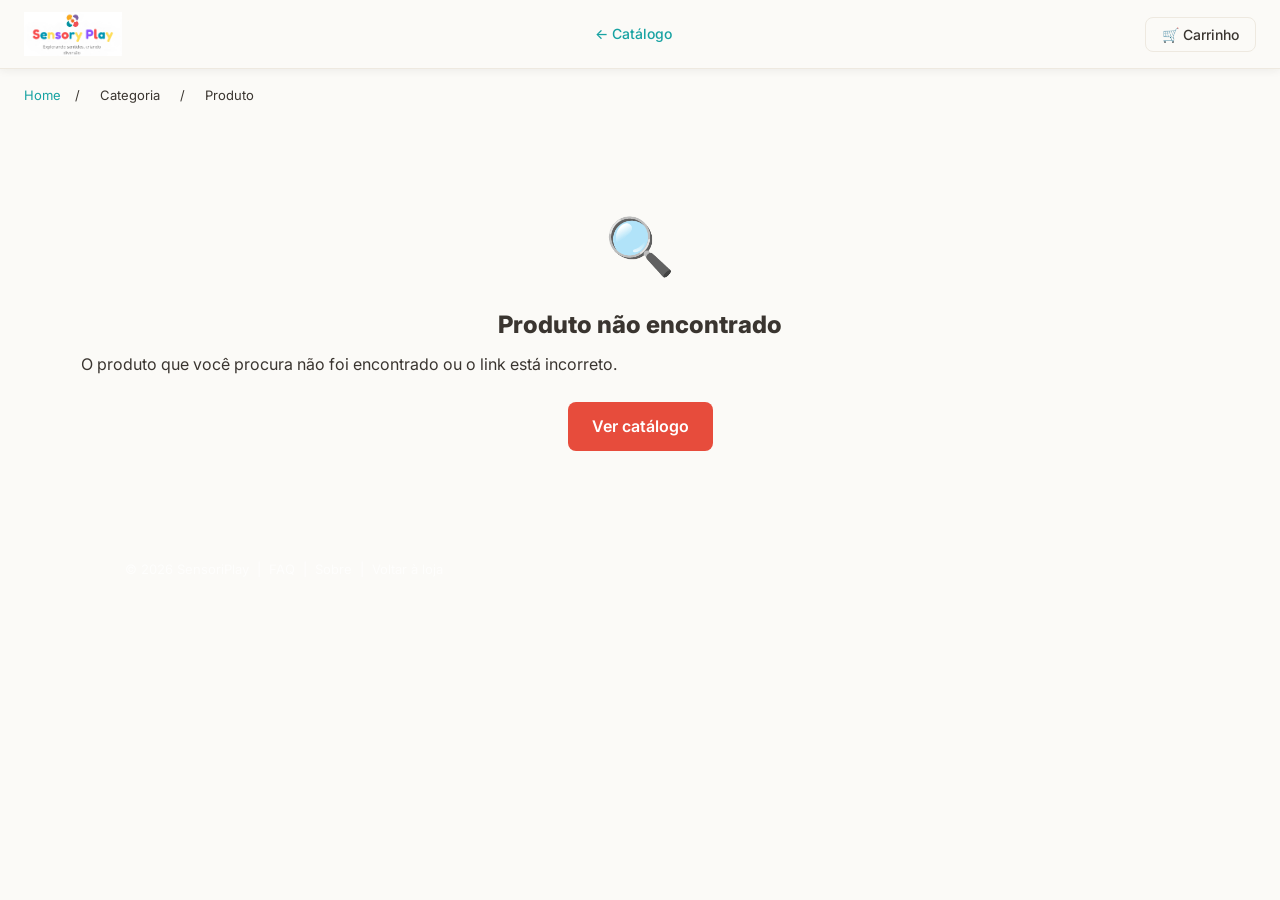
<file: pages/produto.html>
<!DOCTYPE html>
<html lang="pt-BR">
<head>
  <meta charset="UTF-8">
  <meta name="viewport" content="width=device-width, initial-scale=1.0">
  <title id="pageTitle">Produto | SensoriPlay</title>
  <meta name="description" id="pageDesc" content="Produto sensorial com propósito real — SensoriPlay.">
  <link rel="icon" href="/assets/sensori-play-logo.png" type="image/png">
  <link rel="preconnect" href="https://fonts.googleapis.com">
  <link rel="preconnect" href="https://fonts.gstatic.com" crossorigin>
  <link href="https://fonts.googleapis.com/css2?family=Nunito:wght@700;800&family=Inter:wght@400;500;600&display=swap" rel="stylesheet">
  <link rel="stylesheet" href="/assets/design-tokens.css">
  <link rel="stylesheet" href="/assets/base.css">
  <link rel="stylesheet" href="/assets/components.css">
  <style>
    /* Estilos especificos da PDP */

    .site-nav{background:var(--surface);border-bottom:1px solid var(--border);box-shadow:var(--shadow-sm);position:sticky;top:0;z-index:100;}
    .site-nav-inner{max-width:1280px;margin:0 auto;padding:12px 24px;display:flex;justify-content:space-between;align-items:center;gap:16px;}
    .logo-link img{height:44px;}
    .nav-back{font-size:14px;color:var(--teal);font-weight:500;}
    .nav-back:hover{text-decoration:underline;}
    .nav-cart-btn{background:none;border:1px solid var(--border);border-radius:8px;padding:8px 16px;font-size:14px;font-weight:500;color:var(--text-main);display:flex;align-items:center;gap:8px;transition:all 0.2s;}
    .nav-cart-btn:hover{border-color:var(--coral);color:var(--coral);}

    /* BREADCRUMB */
    .breadcrumb{max-width:1280px;margin:0 auto;padding:16px 24px;font-size:13px;color:var(--text-muted);}
    .breadcrumb a{color:var(--teal);}
    .breadcrumb a:hover{text-decoration:underline;}
    .breadcrumb span{margin:0 6px;}

    /* PDP LAYOUT */
    .pdp{max-width:1280px;margin:0 auto;padding:0 24px 80px;display:grid;grid-template-columns:1fr 1fr;gap:48px;align-items:start;}
    @media(max-width:768px){.pdp{grid-template-columns:1fr;gap:24px;}}

    /* GALERIA */
    .product-gallery{}
    .main-img{height:400px;border-radius:12px;background:linear-gradient(135deg,var(--teal-light),var(--coral-light));display:flex;align-items:center;justify-content:center;font-size:120px;border:1px solid var(--border);}
    @media(max-width:480px){.main-img{height:260px;font-size:80px;}}

    /* INFO */
    .product-info{}
    .product-cat{font-size:12px;font-weight:600;color:var(--teal);text-transform:uppercase;letter-spacing:0.5px;margin-bottom:8px;}
    .product-name{font-family:var(--font-display);font-size:clamp(20px,3vw,28px);font-weight:800;line-height:1.3;margin-bottom:12px;}
    .product-tags{display:flex;flex-wrap:wrap;gap:6px;margin-bottom:20px;}
    .badge{display:inline-flex;align-items:center;padding:4px 10px;border-radius:4px;font-size:12px;font-weight:600;}
    .badge-age{background:var(--teal-light);color:var(--teal);}
    .badge-cat{background:var(--purple-light);color:var(--purple);}
    .badge-hot{background:var(--coral);color:#fff;}
    .badge-pro{background:var(--text-main);color:#fff;}
    .badge-inm{background:var(--teal-light);color:var(--teal);border:1px solid var(--teal);}

    .price-block{margin-bottom:20px;}
    .price-main{font-family:var(--font-display);font-size:36px;font-weight:800;color:var(--text-main);}
    .price-pix{font-size:14px;color:var(--success);font-weight:600;margin-top:2px;}
    .price-install{font-size:13px;color:var(--text-muted);}

    .add-to-cart-btn{width:100%;background:var(--coral);color:#fff;border:none;border-radius:10px;padding:16px;font-size:16px;font-weight:600;display:flex;align-items:center;justify-content:center;gap:10px;transition:background 0.2s,transform 0.15s;margin-bottom:10px;}
    .add-to-cart-btn:hover{background:var(--coral-dark);transform:translateY(-1px);}
    .add-to-cart-btn:active{transform:translateY(0);}
    .buy-now-btn{width:100%;background:transparent;border:2px solid var(--teal);color:var(--teal);border-radius:10px;padding:14px;font-size:15px;font-weight:600;display:flex;align-items:center;justify-content:center;gap:8px;transition:background 0.2s;}
    .buy-now-btn:hover{background:var(--teal-light);}

    /* FICHAS */
    .ficha{display:grid;grid-template-columns:repeat(auto-fill,minmax(120px,1fr));gap:12px;margin:20px 0;}
    .ficha-item{background:var(--bg);border:1px solid var(--border);border-radius:10px;padding:12px;text-align:center;}
    .ficha-icon{font-size:22px;margin-bottom:6px;}
    .ficha-label{font-size:11px;color:var(--text-muted);margin-bottom:2px;}
    .ficha-value{font-size:13px;font-weight:600;color:var(--text-main);}

    /* TABS */
    .tab-bar{display:flex;gap:0;border-bottom:2px solid var(--border);margin:24px 0 20px;}
    .tab-btn{background:none;border:none;padding:12px 20px;font-size:14px;font-weight:500;color:var(--text-muted);cursor:pointer;border-bottom:2px solid transparent;margin-bottom:-2px;transition:all 0.2s;}
    .tab-btn:hover{color:var(--text-main);}
    .tab-btn.active{color:var(--teal);border-bottom-color:var(--teal);font-weight:600;}
    .tab-panel{display:none;font-size:14px;color:var(--text-muted);line-height:1.8;}
    .tab-panel.active{display:block;}
    .tab-panel p{margin-bottom:10px;}
    .tab-panel ul{margin:10px 0 10px 20px;}
    .tab-panel li{margin-bottom:6px;}

    /* PRODUCT FAQ */
    .prod-faq{margin-top:28px;}
    .prod-faq h3{font-family:var(--font-display);font-size:18px;font-weight:800;margin-bottom:16px;}
    .faq-item{border-bottom:1px solid var(--border);}
    .faq-q{width:100%;text-align:left;background:none;border:none;padding:16px 0;font-size:14px;font-weight:600;color:var(--text-main);display:flex;justify-content:space-between;align-items:center;gap:12px;cursor:pointer;font-family:var(--font-ui);}
    .faq-q:hover{color:var(--teal);}
    .faq-chevron{font-size:16px;transition:transform 0.25s;color:var(--text-muted);flex-shrink:0;}
    .faq-item.open .faq-chevron{transform:rotate(180deg);}
    .faq-a{max-height:0;overflow:hidden;transition:max-height 0.3s ease;font-size:13px;color:var(--text-muted);line-height:1.7;}
    .faq-item.open .faq-a{max-height:200px;padding-bottom:16px;}

    /* SHIPPING INFO */
    .shipping-info{background:var(--teal-light);border:1px solid var(--teal);border-radius:10px;padding:16px;margin-top:20px;font-size:13px;color:var(--teal);}
    .shipping-info strong{font-weight:600;}

    /* RELATED */
    .related{max-width:1280px;margin:0 auto;padding:0 24px 80px;}
    .related h2{font-family:var(--font-display);font-size:22px;font-weight:800;margin-bottom:20px;}
    .related-grid{display:grid;grid-template-columns:repeat(auto-fill,minmax(220px,1fr));gap:16px;}
    .related-card{background:var(--surface);border:1px solid var(--border);border-radius:12px;overflow:hidden;cursor:pointer;transition:box-shadow 0.2s,transform 0.2s;}
    .related-card:hover{box-shadow:var(--shadow-md);transform:translateY(-2px);}
    .related-img{height:140px;background:linear-gradient(135deg,var(--teal-light),var(--coral-light));display:flex;align-items:center;justify-content:center;font-size:56px;}
    .related-body{padding:12px;}
    .related-name{font-weight:600;font-size:13px;line-height:1.4;margin-bottom:4px;}
    .related-price{color:var(--coral);font-weight:700;font-size:14px;}

    /* NOT FOUND */
    .not-found{text-align:center;padding:80px 24px;color:var(--text-muted);}
    .not-found h2{font-size:24px;font-family:var(--font-display);font-weight:800;margin-bottom:12px;color:var(--text-main);}

    /* TOAST */
    .toast{position:fixed;bottom:24px;right:24px;background:var(--text-main);color:#fff;padding:12px 18px;border-radius:8px;font-size:13px;font-weight:500;z-index:500;opacity:0;transform:translateY(20px);transition:all 0.3s;max-width:320px;}
    .toast.show{opacity:1;transform:translateY(0);}
    .toast.success{background:var(--success);}

    .page-footer{background:var(--text-main);color:rgba(255,255,255,0.7);text-align:center;padding:28px 24px;font-size:13px;}
    .page-footer a{color:rgba(255,255,255,0.7);}
    .page-footer a:hover{color:#fff;}
  </style>
</head>
<body>

<nav class="site-nav">
  <div class="site-nav-inner">
    <a href="/" class="logo-link"><img src="/assets/sensori-play-logo.png" alt="SensoriPlay"></a>
    <a href="/" class="nav-back">&#8592; Catálogo</a>
    <button class="nav-cart-btn" onclick="window.location.href='/'">&#128722; Carrinho <span id="cartCount" style="background:var(--coral);color:#fff;border-radius:999px;padding:1px 7px;font-size:11px;font-weight:700"></span></button>
  </div>
</nav>

<!-- BREADCRUMB -->
<div class="breadcrumb">
  <a href="/">Home</a>
  <span>/</span>
  <span id="bcCategory">Categoria</span>
  <span>/</span>
  <span id="bcName">Produto</span>
</div>

<!-- PDP PRINCIPAL -->
<div id="pdpMain" style="display:none">
  <div class="pdp">
    <!-- Galeria -->
    <div class="product-gallery">
      <div class="main-img" id="mainImg"></div>
    </div>

    <!-- Info -->
    <div class="product-info">
      <div class="product-cat" id="pCat"></div>
      <h1 class="product-name" id="pName"></h1>
      <div class="product-tags" id="pTags"></div>

      <div class="price-block">
        <div class="price-main" id="pPrice"></div>
        <div class="price-pix" id="pPix"></div>
        <div class="price-install" id="pInstall"></div>
      </div>

      <button class="add-to-cart-btn" id="addBtn" onclick="addToCart()">&#128722; Adicionar ao carrinho</button>
      <button class="buy-now-btn" onclick="buyNow()">&#9889; Comprar agora</button>

      <!-- Ficha técnica visual -->
      <div class="ficha" id="ficha"></div>

      <!-- Tabs: Descrição / Como usar / Segurança -->
      <div class="tab-bar">
        <button class="tab-btn active" onclick="showTab('desc',this)">Descrição</button>
        <button class="tab-btn" onclick="showTab('uso',this)">Como usar</button>
        <button class="tab-btn" onclick="showTab('seg',this)">Segurança</button>
      </div>
      <div class="tab-panel active" id="tab-desc"></div>
      <div class="tab-panel" id="tab-uso">
        <p>Introduza o produto de forma gradual, respeitando o ritmo da criança. Observe as reações nas primeiras sessões — se a criança demonstrar desconforto, reduza o tempo de uso.</p>
        <p>Para crianças com necessidades sensoriais específicas, recomendamos orientação de terapeuta ocupacional para personalizar o uso.</p>
        <ul>
          <li>Use em ambiente calmo e sem distrações excessivas</li>
          <li>Limite inicial de 10-15 minutos por sessão</li>
          <li>Observe e registre as reações da criança</li>
        </ul>
      </div>
      <div class="tab-panel" id="tab-seg">
        <p>Este produto foi selecionado com critérios rigorosos de segurança. Todos os materiais são atóxicos, livres de BPA e ftalatos, conforme declaração do fabricante.</p>
        <p>Respeite sempre a faixa etária indicada — ela não é sugestão, é critério de segurança baseado em desenvolvimento cognitivo e risco de engasgo.</p>
        <p>Em caso de defeito, entre em contato em até 90 dias pelo e-mail contato@sensoriplay.com.br.</p>
      </div>

      <!-- FAQ do produto -->
      <div class="prod-faq">
        <h3>Perguntas frequentes</h3>
        <div class="faq-item">
          <button class="faq-q" onclick="toggleFaq(this)">O produto é adequado para meu filho com TEA? <span class="faq-chevron">&#8964;</span></button>
          <div class="faq-a">A adequação depende do perfil sensorial da criança. Recomendamos consultar um terapeuta ocupacional para verificar se o produto corresponde ao perfil da criança (hipo ou hipersensível). Esta é uma indicação geral — não substitui avaliação profissional.</div>
        </div>
        <div class="faq-item">
          <button class="faq-q" onclick="toggleFaq(this)">Como limpar e higienizar o produto? <span class="faq-chevron">&#8964;</span></button>
          <div class="faq-a">A maioria dos produtos pode ser limpa com pano úmido e sabão neutro. Não deixe imerso em água a menos que indicado especificamente na embalagem. Seque bem antes de guardar.</div>
        </div>
        <div class="faq-item">
          <button class="faq-q" onclick="toggleFaq(this)">Qual o prazo de entrega? <span class="faq-chevron">&#8964;</span></button>
          <div class="faq-a">Enviamos em até 2 dias úteis após confirmação do pagamento. Para capitais, o prazo de entrega é de 3 a 7 dias úteis via PAC, ou 1 a 2 dias via Sedex. Frete grátis acima de R$199.</div>
        </div>
        <div class="faq-item">
          <button class="faq-q" onclick="toggleFaq(this)">E se eu receber com defeito? <span class="faq-chevron">&#8964;</span></button>
          <div class="faq-a">Garantia de 90 dias para defeito de fabricação. Entre em contato pelo e-mail contato@sensoriplay.com.br com foto do defeito. O frete de troca é por nossa conta.</div>
        </div>
      </div>

      <!-- Info frete -->
      <div class="shipping-info">
        &#128230; <strong>Frete grátis acima de R$199</strong> para todo o Brasil &nbsp;|&nbsp; Abaixo: R$19,90 fixo &nbsp;|&nbsp; Entrega em 3-7 dias úteis
      </div>
    </div>
  </div>
</div>

<!-- NOT FOUND -->
<div id="notFound" style="display:none">
  <div class="not-found">
    <div style="font-size:56px;margin-bottom:20px">&#128269;</div>
    <h2>Produto não encontrado</h2>
    <p style="color:var(--text-muted);margin-bottom:24px">O produto que você procura não foi encontrado ou o link está incorreto.</p>
    <a href="/" style="background:var(--coral);color:#fff;border-radius:8px;padding:12px 24px;font-weight:600;display:inline-block">Ver catálogo</a>
  </div>
</div>

<!-- PRODUTOS RELACIONADOS -->
<div class="related" id="related" style="display:none">
  <h2>Produtos relacionados</h2>
  <div class="related-grid" id="relatedGrid"></div>
</div>

<footer class="page-footer">
  <p>&copy; 2026 SensoriPlay &nbsp;|&nbsp; <a href="/pages/faq.html">FAQ</a> &nbsp;|&nbsp; <a href="/pages/sobre.html">Sobre</a> &nbsp;|&nbsp; <a href="/">Voltar &agrave; loja</a></p>
</footer>

<div class="toast" id="toast"></div>

<script>
const API_BASE = '';
let product = null;
let allProducts = [];
let cart = JSON.parse(localStorage.getItem('sensori_cart') || '[]');

/* ── Init ────────────────────────────────────────────────────────── */
window.addEventListener('DOMContentLoaded', async () => {
  updateCartCount();
  const params = new URLSearchParams(location.search);
  const id = parseInt(params.get('id'));

  if (!id) { showNotFound(); return; }

  try {
    const r = await fetch(`${API_BASE}/products`);
    if (!r.ok) throw new Error();
    allProducts = await r.json();
    product = allProducts.find(p => p.id === id);
    if (!product) { showNotFound(); return; }
    renderPDP();
    renderRelated();
  } catch {
    showNotFound();
  }
});

/* ── Render ──────────────────────────────────────────────────────── */
function renderPDP() {
  const p = product;
  document.getElementById('pageTitle').textContent = p.name + ' | SensoriPlay';
  document.getElementById('pageDesc').content = p.description.substring(0, 160);
  document.getElementById('bcCategory').textContent = p.category;
  document.getElementById('bcName').textContent = p.name.split('—')[0].trim();

  document.getElementById('mainImg').textContent = p.emoji || '🎁';
  document.getElementById('pCat').textContent = p.category;
  document.getElementById('pName').textContent = p.name;

  // Tags
  const tags = document.getElementById('pTags');
  tags.innerHTML = `
    <span class="badge badge-age">${p.age_range || p.age} anos</span>
    <span class="badge badge-cat">${p.category}</span>
    ${p.badge ? `<span class="badge ${badgeClass(p.badge)}">${p.badge}</span>` : ''}
  `;

  // Preços
  const price = parseFloat(p.price);
  const pix = (price * 0.95).toFixed(2).replace('.',',');
  const inst3 = (price / 3).toFixed(2).replace('.',',');
  document.getElementById('pPrice').textContent = `R$ ${price.toFixed(2).replace('.',',')}`;
  document.getElementById('pPix').textContent   = `R$ ${pix} no Pix (5% off)`;
  document.getElementById('pInstall').textContent = price >= 150 ? `ou 3x de R$ ${inst3} sem juros no cartão` : '';

  // Ficha técnica
  const ficha = document.getElementById('ficha');
  ficha.innerHTML = `
    <div class="ficha-item"><div class="ficha-icon">&#128118;</div><div class="ficha-label">Faixa etária</div><div class="ficha-value">${p.age_range || p.age}</div></div>
    <div class="ficha-item"><div class="ficha-icon">&#127775;</div><div class="ficha-label">Categoria</div><div class="ficha-value">${p.category}</div></div>
    <div class="ficha-item"><div class="ficha-icon">&#9989;</div><div class="ficha-label">Certificação</div><div class="ficha-value">INMETRO</div></div>
    <div class="ficha-item"><div class="ficha-icon">&#128230;</div><div class="ficha-label">Frete grátis</div><div class="ficha-value">acima R$199</div></div>
    <div class="ficha-item"><div class="ficha-icon">&#128279;</div><div class="ficha-label">Estoque</div><div class="ficha-value">${(p.stock || 0) > 0 ? 'Disponível' : 'Consulte'}</div></div>
  `;

  // Descrição (tab)
  document.getElementById('tab-desc').innerHTML = `<p>${p.description.replace(/\n/g, '</p><p>')}</p>`;

  document.getElementById('pdpMain').style.display = 'block';
}

function renderRelated() {
  const others = allProducts.filter(p => p.id !== product.id && p.category === product.category).slice(0, 4);
  if (others.length === 0) return;
  document.getElementById('related').style.display = 'block';
  document.getElementById('relatedGrid').innerHTML = others.map(p => `
    <div class="related-card" onclick="goToProduct(${p.id})">
      <div class="related-img">${p.emoji || '🎁'}</div>
      <div class="related-body">
        <div class="related-name">${p.name}</div>
        <div class="related-price">R$ ${parseFloat(p.price).toFixed(2).replace('.',',')}</div>
      </div>
    </div>`).join('');
}

function showNotFound() {
  document.getElementById('notFound').style.display = 'block';
}

function goToProduct(id) {
  window.location.href = `/pages/produto.html?id=${id}`;
}

/* ── Cart ────────────────────────────────────────────────────────── */
function addToCart() {
  const p = product;
  const existing = cart.find(c => c.id === p.id);
  if (existing) existing.qty++;
  else cart.push({ id: p.id, name: p.name, price: parseFloat(p.price), emoji: p.emoji || '🎁', qty: 1 });
  localStorage.setItem('sensori_cart', JSON.stringify(cart));
  updateCartCount();
  showToast(`${p.name.split('—')[0].trim()} adicionado ao carrinho!`, 'success');
}

function buyNow() {
  addToCart();
  window.location.href = '/pages/checkout.html';
}

function updateCartCount() {
  const count = cart.reduce((s,c) => s + c.qty, 0);
  const el = document.getElementById('cartCount');
  el.textContent = count > 0 ? count : '';
  el.style.display = count > 0 ? 'inline' : 'none';
}

/* ── Tabs ────────────────────────────────────────────────────────── */
function showTab(tab, btn) {
  document.querySelectorAll('.tab-btn').forEach(b => b.classList.remove('active'));
  document.querySelectorAll('.tab-panel').forEach(p => p.classList.remove('active'));
  btn.classList.add('active');
  document.getElementById('tab-' + tab).classList.add('active');
}

/* ── FAQ ─────────────────────────────────────────────────────────── */
function toggleFaq(btn) {
  const item = btn.parentElement;
  const isOpen = item.classList.contains('open');
  document.querySelectorAll('.faq-item.open').forEach(i => i.classList.remove('open'));
  if (!isOpen) item.classList.add('open');
}

/* ── Badge ───────────────────────────────────────────────────────── */
function badgeClass(b) {
  if (!b) return '';
  b = b.toLowerCase();
  if (b.includes('mais vendido')) return 'badge-hot';
  if (b.includes('profis')) return 'badge-pro';
  if (b.includes('inmetro')) return 'badge-inm';
  return 'badge-age';
}

/* ── Toast ───────────────────────────────────────────────────────── */
let toastTimer;
function showToast(msg, type) {
  const t = document.getElementById('toast');
  t.textContent = msg;
  t.className = `toast ${type || ''} show`;
  clearTimeout(toastTimer);
  toastTimer = setTimeout(() => t.classList.remove('show'), 3000);
}
</script>
</body>
</html>
</file>
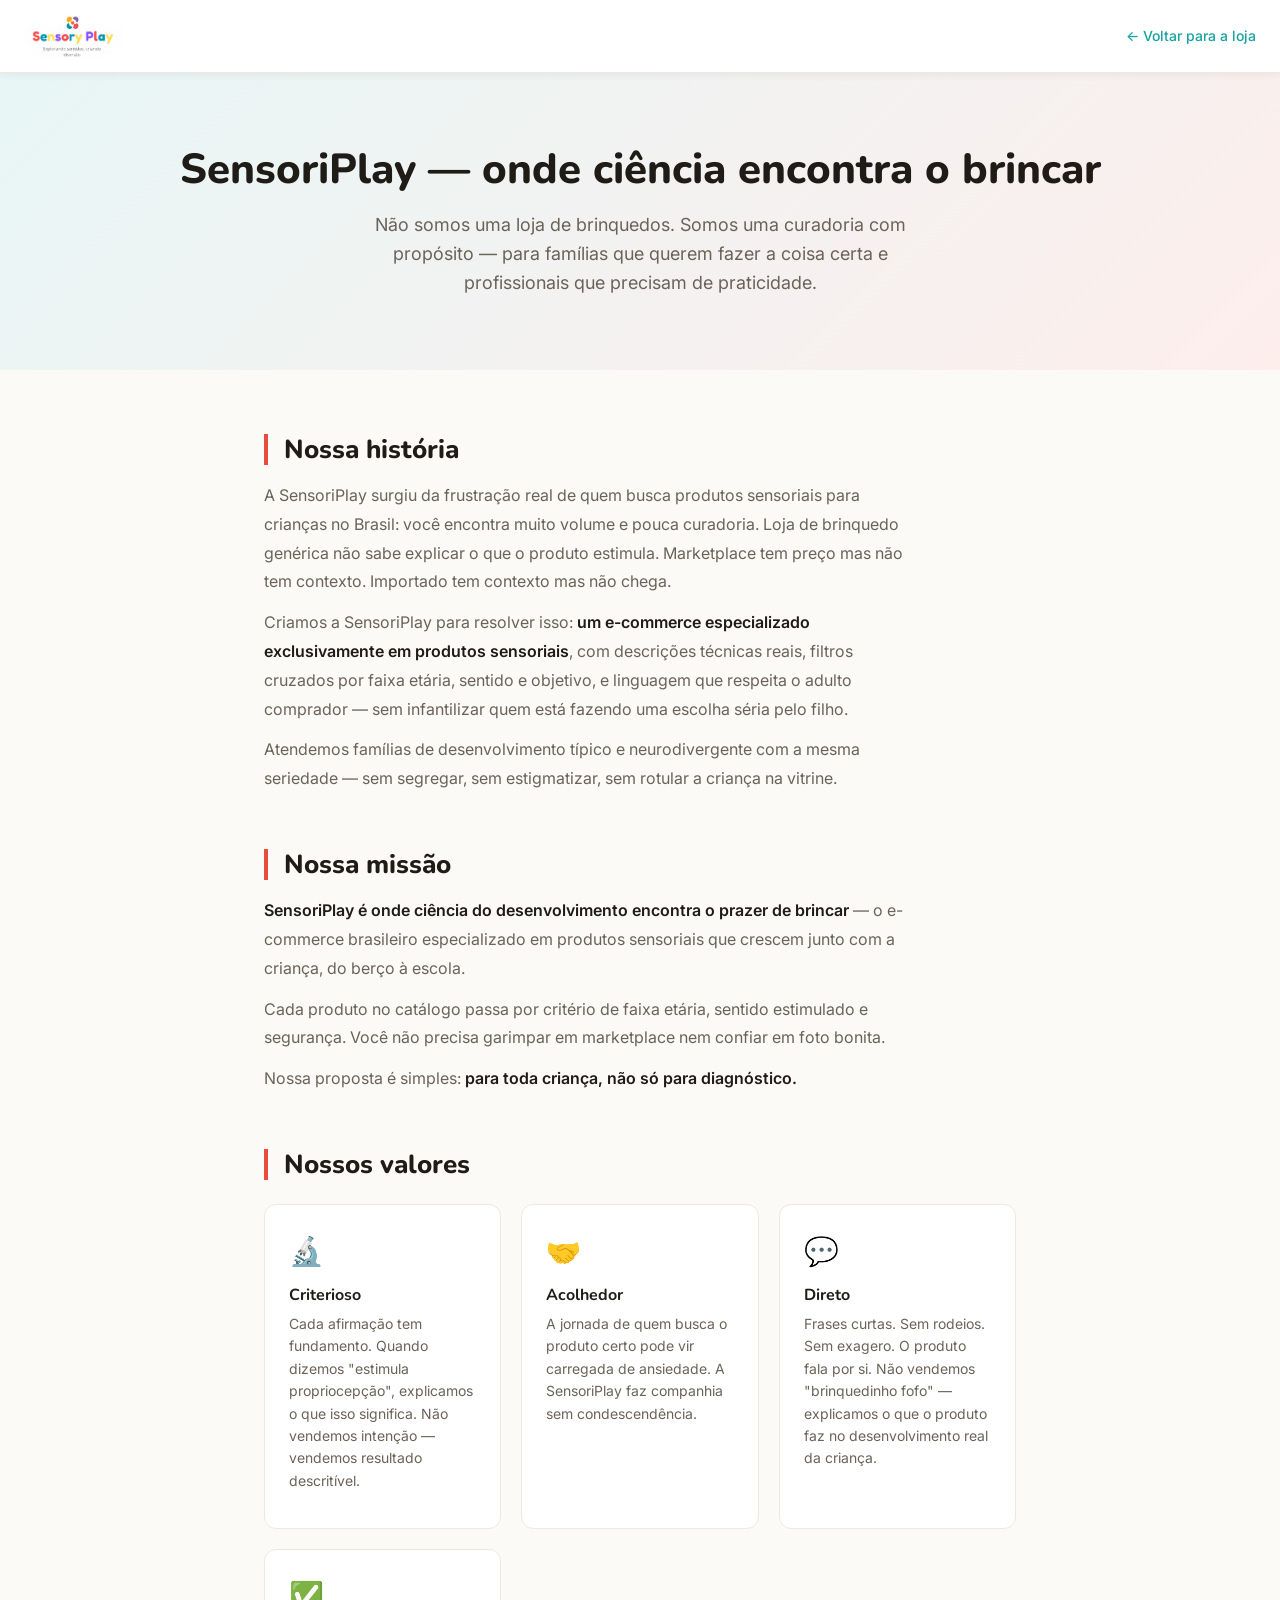
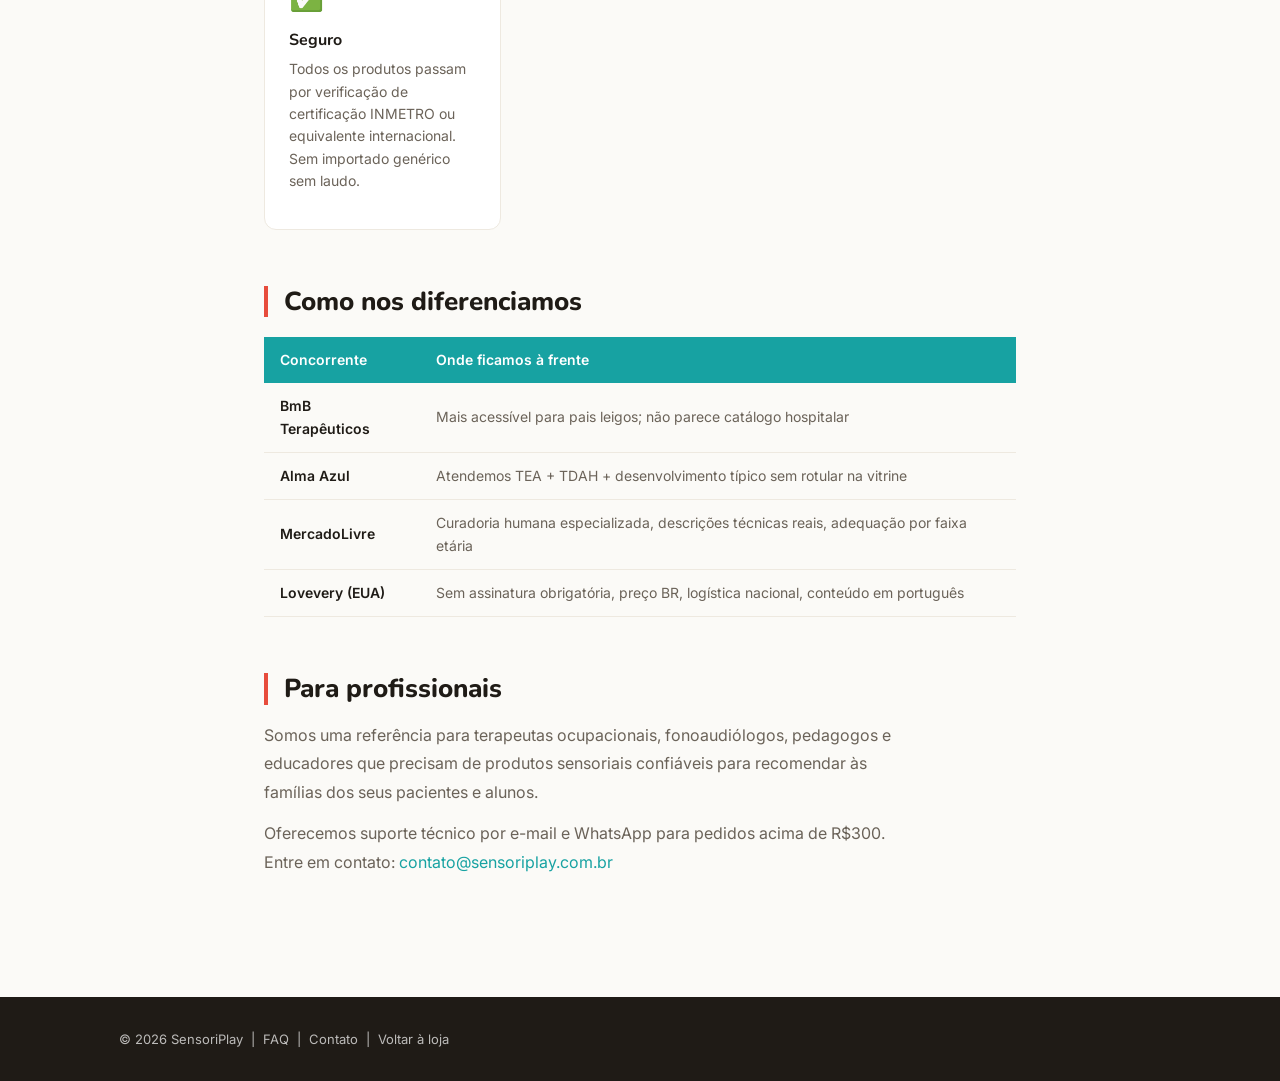
<file: pages/sobre.html>
<!DOCTYPE html>
<html lang="pt-BR">
<head>
  <meta charset="UTF-8">
  <meta name="viewport" content="width=device-width, initial-scale=1.0">
  <title>Sobre a SensoriPlay — Nossa história e missão</title>
  <meta name="description" content="SensoriPlay nasceu para reunir ciência do desenvolvimento com o prazer de brincar. Conheça nossa história, missão e posicionamento.">
  <link rel="icon" href="/assets/sensori-play-logo.png" type="image/png">
  <link rel="preconnect" href="https://fonts.googleapis.com">
  <link rel="preconnect" href="https://fonts.gstatic.com" crossorigin>
  <link href="https://fonts.googleapis.com/css2?family=Nunito:wght@400;600;700;800&family=Inter:wght@400;500;600&display=swap" rel="stylesheet">
  <link rel="stylesheet" href="/assets/design-tokens.css">
  <link rel="stylesheet" href="/assets/base.css">
  <link rel="stylesheet" href="/assets/components.css">
  <style>
    /* Compatibilidade com tokens antigos usados nesta pagina */
    :root {
      --bg: var(--off-white);
      --surface: var(--white);
      --text-main: var(--ink);
      --text-muted: var(--muted);
      --font-display: var(--f-display);
      --font-ui: var(--f-body);
      --coral-light: var(--coral-soft);
      --teal-light: var(--teal-soft);
      --purple-light: var(--purple-soft);
    }
    a { color: inherit; text-decoration: none; }

    /* NAV */
    .site-nav {
      background: var(--surface); border-bottom: 1px solid var(--border);
      box-shadow: var(--shadow-sm); position: sticky; top: 0; z-index: 100;
    }
    .site-nav-inner {
      max-width: 1280px; margin: 0 auto; padding: 14px 24px;
      display: flex; justify-content: space-between; align-items: center;
    }
    .logo-link img { height: 44px; }
    .nav-back {
      display: flex; align-items: center; gap: 6px;
      font-size: 14px; color: var(--teal); font-weight: 500;
    }
    .nav-back:hover { text-decoration: underline; }

    /* HERO */
    .page-hero {
      background: linear-gradient(135deg, var(--teal-light) 0%, var(--coral-light) 100%);
      padding: 72px 24px; text-align: center;
    }
    .page-hero h1 {
      font-family: var(--font-display); font-size: clamp(28px, 4vw, 42px);
      font-weight: 800; color: var(--text-main); margin-bottom: 16px;
    }
    .page-hero p {
      font-size: 18px; color: var(--text-muted); max-width: 600px; margin: 0 auto;
    }

    /* CONTENT */
    .page-content { max-width: 800px; margin: 0 auto; padding: 64px 24px; }

    .section-block { margin-bottom: 56px; }
    .section-block h2 {
      font-family: var(--font-display); font-size: 26px; font-weight: 800;
      color: var(--text-main); margin-bottom: 16px;
      padding-left: 16px; border-left: 4px solid var(--coral);
    }
    .section-block p {
      font-size: 16px; color: var(--text-muted); line-height: 1.8; margin-bottom: 12px;
    }
    .section-block p strong { color: var(--text-main); }

    /* VALORES */
    .values-grid {
      display: grid; grid-template-columns: repeat(auto-fit, minmax(220px, 1fr)); gap: 20px;
      margin-top: 24px;
    }
    .value-card {
      background: var(--surface); border: 1px solid var(--border);
      border-radius: 12px; padding: 24px;
    }
    .value-icon { font-size: 28px; margin-bottom: 12px; }
    .value-card h3 {
      font-family: var(--font-display); font-size: 16px; font-weight: 700;
      margin-bottom: 8px; color: var(--text-main);
    }
    .value-card p { font-size: 14px; color: var(--text-muted); line-height: 1.6; }

    /* DIFERENCIAÇÃO */
    .diff-table { width: 100%; border-collapse: collapse; margin-top: 20px; font-size: 14px; }
    .diff-table th {
      background: var(--teal); color: #fff; padding: 12px 16px;
      text-align: left; font-weight: 600;
    }
    .diff-table td { padding: 12px 16px; border-bottom: 1px solid var(--border); color: var(--text-muted); }
    .diff-table tr:hover td { background: var(--teal-light); }
    .diff-table td:first-child { color: var(--text-main); font-weight: 600; }

    /* FOOTER SIMPLES */
    .page-footer {
      background: var(--text-main); color: rgba(255,255,255,0.7);
      text-align: center; padding: 32px 24px; font-size: 13px;
    }
    .page-footer a { color: rgba(255,255,255,0.7); }
    .page-footer a:hover { color: #fff; }
  </style>
</head>
<body>

<nav class="site-nav">
  <div class="site-nav-inner">
    <a href="/" class="logo-link"><img src="/assets/sensori-play-logo.png" alt="SensoriPlay"></a>
    <a href="/" class="nav-back">&#8592; Voltar para a loja</a>
  </div>
</nav>

<div class="page-hero" id="inicio">
  <h1>SensoriPlay — onde ciência encontra o brincar</h1>
  <p>Não somos uma loja de brinquedos. Somos uma curadoria com propósito — para famílias que querem fazer a coisa certa e profissionais que precisam de praticidade.</p>
</div>

<div class="page-content">

  <div class="section-block">
    <h2>Nossa história</h2>
    <p>A SensoriPlay surgiu da frustração real de quem busca produtos sensoriais para crianças no Brasil: você encontra muito volume e pouca curadoria. Loja de brinquedo genérica não sabe explicar o que o produto estimula. Marketplace tem preço mas não tem contexto. Importado tem contexto mas não chega.</p>
    <p>Criamos a SensoriPlay para resolver isso: <strong>um e-commerce especializado exclusivamente em produtos sensoriais</strong>, com descrições técnicas reais, filtros cruzados por faixa etária, sentido e objetivo, e linguagem que respeita o adulto comprador — sem infantilizar quem está fazendo uma escolha séria pelo filho.</p>
    <p>Atendemos famílias de desenvolvimento típico e neurodivergente com a mesma seriedade — sem segregar, sem estigmatizar, sem rotular a criança na vitrine.</p>
  </div>

  <div class="section-block" id="missao">
    <h2>Nossa missão</h2>
    <p><strong>SensoriPlay é onde ciência do desenvolvimento encontra o prazer de brincar</strong> — o e-commerce brasileiro especializado em produtos sensoriais que crescem junto com a criança, do berço à escola.</p>
    <p>Cada produto no catálogo passa por critério de faixa etária, sentido estimulado e segurança. Você não precisa garimpar em marketplace nem confiar em foto bonita.</p>
    <p>Nossa proposta é simples: <strong>para toda criança, não só para diagnóstico.</strong></p>
  </div>

  <div class="section-block">
    <h2>Nossos valores</h2>
    <div class="values-grid">
      <div class="value-card">
        <div class="value-icon">🔬</div>
        <h3>Criterioso</h3>
        <p>Cada afirmação tem fundamento. Quando dizemos "estimula propriocepção", explicamos o que isso significa. Não vendemos intenção — vendemos resultado descritível.</p>
      </div>
      <div class="value-card">
        <div class="value-icon">🤝</div>
        <h3>Acolhedor</h3>
        <p>A jornada de quem busca o produto certo pode vir carregada de ansiedade. A SensoriPlay faz companhia sem condescendência.</p>
      </div>
      <div class="value-card">
        <div class="value-icon">💬</div>
        <h3>Direto</h3>
        <p>Frases curtas. Sem rodeios. Sem exagero. O produto fala por si. Não vendemos "brinquedinho fofo" — explicamos o que o produto faz no desenvolvimento real da criança.</p>
      </div>
      <div class="value-card">
        <div class="value-icon">✅</div>
        <h3>Seguro</h3>
        <p>Todos os produtos passam por verificação de certificação INMETRO ou equivalente internacional. Sem importado genérico sem laudo.</p>
      </div>
    </div>
  </div>

  <div class="section-block">
    <h2>Como nos diferenciamos</h2>
    <table class="diff-table">
      <thead>
        <tr>
          <th>Concorrente</th>
          <th>Onde ficamos à frente</th>
        </tr>
      </thead>
      <tbody>
        <tr>
          <td>BmB Terapêuticos</td>
          <td>Mais acessível para pais leigos; não parece catálogo hospitalar</td>
        </tr>
        <tr>
          <td>Alma Azul</td>
          <td>Atendemos TEA + TDAH + desenvolvimento típico sem rotular na vitrine</td>
        </tr>
        <tr>
          <td>MercadoLivre</td>
          <td>Curadoria humana especializada, descrições técnicas reais, adequação por faixa etária</td>
        </tr>
        <tr>
          <td>Lovevery (EUA)</td>
          <td>Sem assinatura obrigatória, preço BR, logística nacional, conteúdo em português</td>
        </tr>
      </tbody>
    </table>
  </div>

  <div class="section-block">
    <h2>Para profissionais</h2>
    <p>Somos uma referência para terapeutas ocupacionais, fonoaudiólogos, pedagogos e educadores que precisam de produtos sensoriais confiáveis para recomendar às famílias dos seus pacientes e alunos.</p>
    <p>Oferecemos suporte técnico por e-mail e WhatsApp para pedidos acima de R$300. Entre em contato: <a href="mailto:contato@sensoriplay.com.br" style="color:var(--teal)">contato@sensoriplay.com.br</a></p>
  </div>

</div>

<footer class="page-footer">
  <p>&copy; 2026 SensoriPlay &nbsp;|&nbsp; <a href="/pages/faq.html">FAQ</a> &nbsp;|&nbsp; <a href="/pages/contato.html">Contato</a> &nbsp;|&nbsp; <a href="/">Voltar à loja</a></p>
</footer>

</body>
</html>
</file>
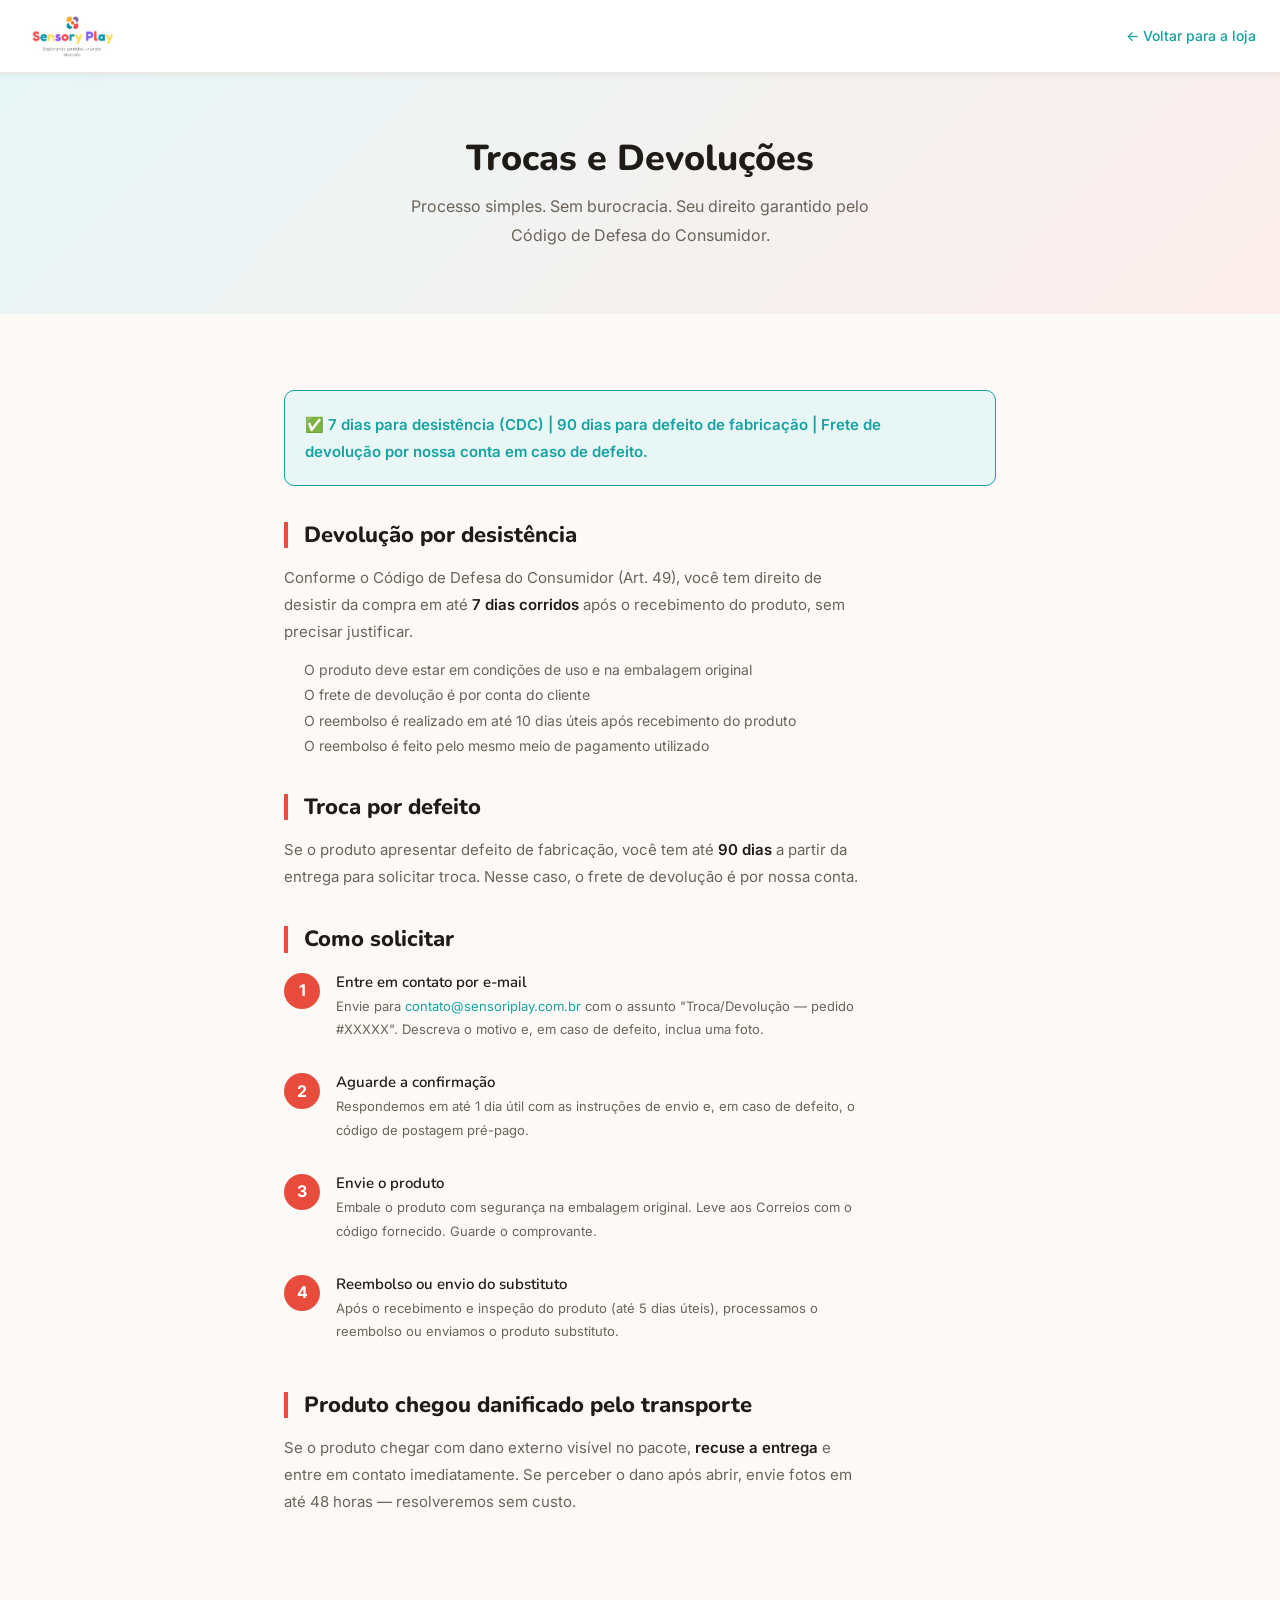
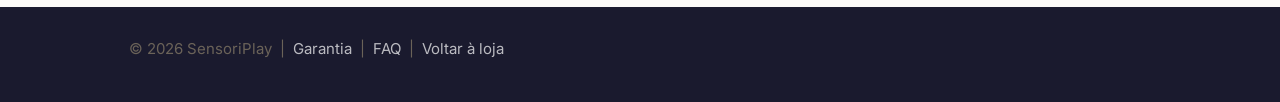
<file: pages/trocas.html>
<!DOCTYPE html>
<html lang="pt-BR">
<head>
  <meta charset="UTF-8">
  <meta name="viewport" content="width=device-width, initial-scale=1.0">
  <title>Trocas e Devoluções | SensoriPlay</title>
  <link rel="icon" href="/assets/sensori-play-logo.png" type="image/png">
  <link href="https://fonts.googleapis.com/css2?family=Nunito:wght@700;800&family=Inter:wght@400;500;600&display=swap" rel="stylesheet">
  <link rel="stylesheet" href="/assets/design-tokens.css">
  <link rel="stylesheet" href="/assets/base.css">
  <link rel="stylesheet" href="/assets/components.css">
  <style>
    /* Compat tokens antigos — mapeando para novos */
    :root {
      --bg: var(--off-white); --surface: var(--white);
      --text-main: var(--ink); --text-muted: var(--muted);
      --font-display: var(--f-display); --font-ui: var(--f-body);
      --coral-light: var(--coral-soft); --teal-light: var(--teal-soft);
    }
    *,*::before,*::after{box-sizing:border-box;margin:0;padding:0;}
    body{font-family:var(--font-ui);background:var(--bg);color:var(--text-main);line-height:1.6;}
    a{color:inherit;text-decoration:none;}
    .site-nav{background:var(--surface);border-bottom:1px solid var(--border);box-shadow:var(--shadow-sm);position:sticky;top:0;z-index:100;}
    .site-nav-inner{max-width:1280px;margin:0 auto;padding:14px 24px;display:flex;justify-content:space-between;align-items:center;}
    .logo-link img{height:44px;}
    .nav-back{font-size:14px;color:var(--teal);font-weight:500;}
    .nav-back:hover{text-decoration:underline;}
    .page-hero{background:linear-gradient(135deg,var(--teal-light),var(--coral-light));padding:64px 24px;text-align:center;}
    .page-hero h1{font-family:var(--font-display);font-size:clamp(24px,4vw,36px);font-weight:800;margin-bottom:12px;}
    .page-hero p{font-size:16px;color:var(--text-muted);max-width:480px;margin:0 auto;}
    .page-content{max-width:760px;margin:0 auto;padding:56px 24px 80px;}
    h2{font-family:var(--font-display);font-size:22px;font-weight:800;margin:36px 0 16px;padding-left:16px;border-left:4px solid var(--coral);}
    p{font-size:15px;color:var(--text-muted);line-height:1.8;margin-bottom:12px;}
    p strong{color:var(--text-main);}
    ul{margin:12px 0 16px 20px;color:var(--text-muted);font-size:14px;line-height:1.8;}
    .steps{counter-reset:step;margin:20px 0;}
    .step{display:flex;gap:16px;margin-bottom:20px;align-items:flex-start;}
    .step-num{width:36px;height:36px;border-radius:50%;background:var(--coral);color:#fff;font-weight:700;font-size:16px;display:flex;align-items:center;justify-content:center;flex-shrink:0;}
    .step-body h3{font-size:15px;font-weight:600;margin-bottom:4px;}
    .step-body p{font-size:13px;color:var(--text-muted);}
    .highlight-box{background:var(--teal-light);border:1px solid var(--teal);border-radius:10px;padding:20px;margin:20px 0;}
    .highlight-box p{color:var(--teal);font-weight:600;margin:0;}
    .page-footer{background:#1A1A2E;color:rgba(255,255,255,0.7);text-align:center;padding:28px 24px;font-size:13px;}
    .page-footer a{color:rgba(255,255,255,0.7);}
    .page-footer a:hover{color:#fff;}
  </style>
</head>
<body>
<nav class="site-nav">
  <div class="site-nav-inner">
    <a href="/" class="logo-link"><img src="/assets/sensori-play-logo.png" alt="SensoriPlay"></a>
    <a href="/" class="nav-back">&#8592; Voltar para a loja</a>
  </div>
</nav>
<div class="page-hero">
  <h1>Trocas e Devoluções</h1>
  <p>Processo simples. Sem burocracia. Seu direito garantido pelo Código de Defesa do Consumidor.</p>
</div>
<div class="page-content">
  <div class="highlight-box">
    <p>&#9989; 7 dias para desistência (CDC) | 90 dias para defeito de fabricação | Frete de devolução por nossa conta em caso de defeito.</p>
  </div>

  <h2>Devolução por desistência</h2>
  <p>Conforme o Código de Defesa do Consumidor (Art. 49), você tem direito de desistir da compra em até <strong>7 dias corridos</strong> após o recebimento do produto, sem precisar justificar.</p>
  <ul>
    <li>O produto deve estar em condições de uso e na embalagem original</li>
    <li>O frete de devolução é por conta do cliente</li>
    <li>O reembolso é realizado em até 10 dias úteis após recebimento do produto</li>
    <li>O reembolso é feito pelo mesmo meio de pagamento utilizado</li>
  </ul>

  <h2>Troca por defeito</h2>
  <p>Se o produto apresentar defeito de fabricação, você tem até <strong>90 dias</strong> a partir da entrega para solicitar troca. Nesse caso, o frete de devolução é por nossa conta.</p>

  <h2>Como solicitar</h2>
  <div class="steps">
    <div class="step">
      <div class="step-num">1</div>
      <div class="step-body">
        <h3>Entre em contato por e-mail</h3>
        <p>Envie para <a href="mailto:contato@sensoriplay.com.br" style="color:var(--teal)">contato@sensoriplay.com.br</a> com o assunto "Troca/Devolução — pedido #XXXXX". Descreva o motivo e, em caso de defeito, inclua uma foto.</p>
      </div>
    </div>
    <div class="step">
      <div class="step-num">2</div>
      <div class="step-body">
        <h3>Aguarde a confirmação</h3>
        <p>Respondemos em até 1 dia útil com as instruções de envio e, em caso de defeito, o código de postagem pré-pago.</p>
      </div>
    </div>
    <div class="step">
      <div class="step-num">3</div>
      <div class="step-body">
        <h3>Envie o produto</h3>
        <p>Embale o produto com segurança na embalagem original. Leve aos Correios com o código fornecido. Guarde o comprovante.</p>
      </div>
    </div>
    <div class="step">
      <div class="step-num">4</div>
      <div class="step-body">
        <h3>Reembolso ou envio do substituto</h3>
        <p>Após o recebimento e inspeção do produto (até 5 dias úteis), processamos o reembolso ou enviamos o produto substituto.</p>
      </div>
    </div>
  </div>

  <h2>Produto chegou danificado pelo transporte</h2>
  <p>Se o produto chegar com dano externo visível no pacote, <strong>recuse a entrega</strong> e entre em contato imediatamente. Se perceber o dano após abrir, envie fotos em até 48 horas — resolveremos sem custo.</p>
</div>
<footer class="page-footer">
  <p>&copy; 2026 SensoriPlay &nbsp;|&nbsp; <a href="/pages/garantia.html">Garantia</a> &nbsp;|&nbsp; <a href="/pages/faq.html">FAQ</a> &nbsp;|&nbsp; <a href="/">Voltar &agrave; loja</a></p>
</footer>
</body>
</html>
</file>
<file: assets/design-tokens.css>
/*
 * SensoriPlay — Design Tokens
 * Fonte única de verdade para todas as variáveis CSS do projeto.
 * Importar em todas as páginas ANTES de qualquer outro CSS.
 * Paleta: "consultório de brinquedoteca" — off-white quente, cores do logo como acentos.
 */

:root {
  /* ── Cores primárias (do logo — usar como acentos, não como fundos grandes) ── */
  --coral:          #E74C3C;
  --coral-dark:     #C0392B;
  --coral-soft:     #FDEEEC;
  --teal:           #17A2A2;
  --teal-dark:      #138A8A;
  --teal-soft:      #E8F6F6;
  --yellow:         #F5C13D;
  --yellow-soft:    #FDF6E3;
  --purple:         #7B5FB3;
  --purple-soft:    #F0EBF8;
  --orange:         #F38B3C;

  /* ── Neutros quentes — dominam o site ── */
  --white:          #FFFFFF;
  --off-white:      #FBFAF7;   /* bg principal — levemente quente, não branco frio */
  --cream:          #F7F3EC;   /* seções alternadas */
  --border:         #EEE9E0;
  --border-strong:  #E0DACF;

  /* ── Textos — contraste AAA (7:1 mínimo) ── */
  --ink:            #1F1B16;   /* títulos — preto quente */
  --text:           #3A3530;   /* corpo de texto */
  --muted:          #6B6359;   /* apoio, metadados */
  --placeholder:    #A89F94;   /* placeholder e disabled */

  /* ── Sombras com tinte quente ── */
  --shadow-xs:      0 1px 2px rgba(31,27,22,0.04);
  --shadow-sm:      0 2px 8px rgba(31,27,22,0.06);
  --shadow-md:      0 8px 24px rgba(31,27,22,0.08);
  --shadow-lg:      0 20px 48px rgba(31,27,22,0.10);

  /* ── Estados de feedback ── */
  --success:        #2E7D52;
  --success-soft:   #E8F5EC;
  --error:          #C62828;
  --error-soft:     #FDECEC;
  --warning:        #E65100;
  --warning-soft:   #FFF3E0;
  --info:           #1565C0;
  --info-soft:      #E7F0FB;

  /* ── Radii ── */
  --r-xs:   4px;
  --r-sm:   8px;
  --r-md:   14px;
  --r-lg:   20px;
  --r-xl:   28px;
  --r-pill: 999px;

  /* ── Espaçamentos ── */
  --sp-1:   4px;
  --sp-2:   8px;
  --sp-3:   12px;
  --sp-4:   16px;
  --sp-5:   24px;
  --sp-6:   32px;
  --sp-7:   48px;
  --sp-8:   64px;
  --sp-9:   96px;

  /* ── Tipografia ── */
  --f-display: 'Nunito', 'Fraunces', Georgia, serif;
  --f-body:    'Inter', system-ui, -apple-system, sans-serif;

  /* ── Escala tipográfica ── */
  --text-xs:   12px;
  --text-sm:   14px;
  --text-base: 16px;
  --text-lg:   18px;
  --text-xl:   22px;
  --text-2xl:  28px;
  --text-3xl:  36px;
  --text-4xl:  48px;

  /* ── Line heights ── */
  --lh-tight:  1.2;
  --lh-snug:   1.4;
  --lh-base:   1.6;
  --lh-relaxed: 1.75;

  /* ── Larguras de container ── */
  --container:      1280px;
  --container-text: 65ch;

  /* ── Z-indices ── */
  --z-sticky:   100;
  --z-dropdown: 150;
  --z-overlay:  200;
  --z-modal:    300;
  --z-toast:    400;

  /* ── Transições ── */
  --transition-fast: 150ms ease;
  --transition-base: 200ms ease;
  --transition-slow: 300ms ease;
}

/* Alto contraste — honrar preferência do sistema */
@media (prefers-contrast: high) {
  :root {
    --border:       #B8B0A4;
    --border-strong:#8A8078;
    --muted:        #4A403A;
    --placeholder:  #6B6359;
  }
}

/* Redução de movimento — honrar preferência do sistema */
@media (prefers-reduced-motion: reduce) {
  *, *::before, *::after {
    animation-duration: 0.01ms !important;
    animation-iteration-count: 1 !important;
    transition-duration: 0.01ms !important;
    scroll-behavior: auto !important;
  }
}
</file>
<file: assets/base.css>
/*
 * SensoriPlay — Base CSS
 * Reset, tipografia, utilitários e acessibilidade.
 * Depende de: design-tokens.css
 */

/* ═══════════════════════════════════════
   RESET
═══════════════════════════════════════ */
*, *::before, *::after {
  box-sizing: border-box;
  margin: 0;
  padding: 0;
}

html {
  scroll-behavior: smooth;
  -webkit-text-size-adjust: 100%;
  font-size: 100%;
}

body {
  font-family: var(--f-body);
  font-size: var(--text-base);
  line-height: var(--lh-base);
  background: var(--off-white);
  color: var(--text);
  -webkit-font-smoothing: antialiased;
  -moz-osx-font-smoothing: grayscale;
}

a {
  color: inherit;
  text-decoration: none;
}

a:focus-visible {
  outline: 3px solid var(--coral);
  outline-offset: 3px;
  border-radius: var(--r-xs);
}

button {
  font-family: var(--f-body);
  cursor: pointer;
  border: none;
  background: none;
}

button:focus-visible {
  outline: 3px solid var(--coral);
  outline-offset: 3px;
  border-radius: var(--r-xs);
}

img, svg {
  max-width: 100%;
  display: block;
}

ul, ol {
  list-style: none;
}

/* ═══════════════════════════════════════
   ACESSIBILIDADE
═══════════════════════════════════════ */

/* Skip to content */
.skip-link {
  position: absolute;
  top: -100%;
  left: var(--sp-4);
  z-index: var(--z-toast);
  background: var(--ink);
  color: var(--white);
  padding: var(--sp-3) var(--sp-5);
  border-radius: var(--r-sm);
  font-size: var(--text-sm);
  font-weight: 600;
  text-decoration: none;
  transition: top var(--transition-fast);
}

.skip-link:focus {
  top: var(--sp-4);
  outline: 3px solid var(--coral);
  outline-offset: 3px;
}

/* Visually hidden (acessível para screen readers) */
.sr-only {
  position: absolute;
  width: 1px;
  height: 1px;
  padding: 0;
  margin: -1px;
  overflow: hidden;
  clip: rect(0, 0, 0, 0);
  white-space: nowrap;
  border: 0;
}

/* ═══════════════════════════════════════
   TIPOGRAFIA
═══════════════════════════════════════ */

h1, h2, h3, h4, h5, h6 {
  font-family: var(--f-display);
  color: var(--ink);
  line-height: var(--lh-tight);
}

h1 { font-size: clamp(var(--text-3xl), 5vw, var(--text-4xl)); font-weight: 800; }
h2 { font-size: var(--text-2xl); font-weight: 800; }
h3 { font-size: var(--text-xl);  font-weight: 700; }
h4 { font-size: var(--text-lg);  font-weight: 700; }
h5 { font-size: var(--text-base); font-weight: 600; }
h6 { font-size: var(--text-sm);  font-weight: 600; }

p { max-width: var(--container-text); }
p + p { margin-top: var(--sp-3); }

strong { font-weight: 600; }
em { font-style: italic; }

small {
  font-size: var(--text-xs);
  color: var(--muted);
}

/* ═══════════════════════════════════════
   LAYOUT UTILITÁRIOS
═══════════════════════════════════════ */

.container {
  max-width: var(--container);
  margin-inline: auto;
  padding-inline: var(--sp-5);
}

.container-narrow {
  max-width: 720px;
  margin-inline: auto;
  padding-inline: var(--sp-5);
}

.section {
  padding-block: var(--sp-9);
}

.section-alt {
  background: var(--cream);
}

.section-white {
  background: var(--white);
}

.section-heading {
  text-align: center;
  margin-bottom: var(--sp-7);
}

.section-heading h2 {
  margin-bottom: var(--sp-3);
}

.section-heading p {
  color: var(--muted);
  font-size: var(--text-base);
  max-width: 540px;
  margin-inline: auto;
}

/* ═══════════════════════════════════════
   BOTÕES
═══════════════════════════════════════ */

.btn {
  display: inline-flex;
  align-items: center;
  justify-content: center;
  gap: var(--sp-2);
  padding: 12px 24px;
  border-radius: var(--r-sm);
  font-family: var(--f-body);
  font-size: var(--text-sm);
  font-weight: 500;
  line-height: 1;
  white-space: nowrap;
  border: 2px solid transparent;
  cursor: pointer;
  transition:
    background var(--transition-base),
    border-color var(--transition-base),
    box-shadow var(--transition-base),
    color var(--transition-base);
  text-decoration: none;
}

.btn:focus-visible {
  outline: 3px solid var(--coral);
  outline-offset: 3px;
}

.btn-primary {
  background: var(--coral);
  color: var(--white);
  border-color: var(--coral);
}

.btn-primary:hover {
  background: var(--coral-dark);
  border-color: var(--coral-dark);
  box-shadow: 0 4px 16px rgba(231,76,60,0.25);
}

.btn-secondary {
  background: transparent;
  color: var(--teal);
  border-color: var(--teal);
}

.btn-secondary:hover {
  background: var(--teal-soft);
}

.btn-ghost {
  background: transparent;
  color: var(--muted);
  border-color: transparent;
  padding: 10px 16px;
}

.btn-ghost:hover {
  color: var(--ink);
  background: var(--cream);
}

.btn-lg {
  padding: 16px 32px;
  font-size: var(--text-base);
  font-weight: 600;
}

.btn-sm {
  padding: 8px 16px;
  font-size: var(--text-xs);
}

.btn-full { width: 100%; }

/* ═══════════════════════════════════════
   BADGES
═══════════════════════════════════════ */

.badge {
  display: inline-flex;
  align-items: center;
  gap: var(--sp-1);
  padding: 3px 10px;
  border-radius: var(--r-xs);
  font-size: var(--text-xs);
  font-weight: 600;
  white-space: nowrap;
  line-height: 1.5;
}

.badge-age    { background: var(--teal-soft); color: var(--teal-dark); }
.badge-sense  { background: var(--purple-soft); color: var(--purple); }
.badge-new    { background: var(--yellow); color: var(--ink); }
.badge-hot    { background: var(--coral); color: var(--white); }
.badge-pro    { background: var(--ink); color: var(--white); }
.badge-inm    { background: var(--teal-soft); color: var(--teal-dark); border: 1px solid var(--teal); }
.badge-tag    { background: var(--cream); color: var(--muted); border: 1px solid var(--border); }

/* ═══════════════════════════════════════
   INPUTS E FORMULÁRIOS
═══════════════════════════════════════ */

.form-group {
  display: flex;
  flex-direction: column;
  gap: var(--sp-2);
}

.form-label {
  font-size: var(--text-sm);
  font-weight: 500;
  color: var(--ink);
}

.form-label .required {
  color: var(--coral);
  margin-left: 2px;
}

.form-input,
.form-select,
.form-textarea {
  width: 100%;
  padding: 12px 14px;
  border: 1px solid var(--border-strong);
  border-radius: var(--r-sm);
  font-size: var(--text-base);
  font-family: var(--f-body);
  color: var(--text);
  background: var(--white);
  transition:
    border-color var(--transition-base),
    box-shadow var(--transition-base);
  appearance: none;
}

.form-input::placeholder,
.form-textarea::placeholder {
  color: var(--placeholder);
}

.form-input:focus,
.form-select:focus,
.form-textarea:focus {
  outline: none;
  border-color: var(--teal);
  box-shadow: 0 0 0 3px rgba(23,162,162,0.15);
}

.form-input[aria-invalid="true"],
.form-input.error {
  border-color: var(--error);
  box-shadow: 0 0 0 3px rgba(198,40,40,0.12);
}

.form-hint {
  font-size: var(--text-xs);
  color: var(--muted);
  line-height: var(--lh-snug);
}

.form-error {
  font-size: var(--text-xs);
  color: var(--error);
  display: flex;
  align-items: center;
  gap: var(--sp-1);
}

/* ═══════════════════════════════════════
   CARDS GENÉRICOS
═══════════════════════════════════════ */

.card {
  background: var(--white);
  border: 1px solid var(--border);
  border-radius: var(--r-md);
  overflow: hidden;
}

.card-padded {
  padding: var(--sp-6);
}

/* ═══════════════════════════════════════
   DIVIDER
═══════════════════════════════════════ */

.divider {
  height: 1px;
  background: var(--border);
  margin-block: var(--sp-5);
}

/* ═══════════════════════════════════════
   LOADING STATES
═══════════════════════════════════════ */

.skeleton {
  background: linear-gradient(90deg,
    var(--cream) 0%,
    var(--border) 50%,
    var(--cream) 100%
  );
  background-size: 200% 100%;
  animation: skeleton-shimmer 1.5s ease infinite;
  border-radius: var(--r-sm);
}

@keyframes skeleton-shimmer {
  0%   { background-position: 200% 0; }
  100% { background-position: -200% 0; }
}

@media (prefers-reduced-motion: reduce) {
  .skeleton {
    animation: none;
    background: var(--cream);
  }
}

/* ═══════════════════════════════════════
   MENSAGENS DE ESTADO
═══════════════════════════════════════ */

.state-message {
  display: flex;
  flex-direction: column;
  align-items: center;
  text-align: center;
  padding: var(--sp-8) var(--sp-6);
  gap: var(--sp-4);
}

.state-message .state-icon {
  font-size: 48px;
  line-height: 1;
}

.state-message h3 {
  font-size: var(--text-xl);
  color: var(--ink);
}

.state-message p {
  color: var(--muted);
  font-size: var(--text-sm);
  max-width: 360px;
}

/* ═══════════════════════════════════════
   TOAST / NOTIFICAÇÕES
═══════════════════════════════════════ */

.toast-container {
  position: fixed;
  bottom: var(--sp-6);
  right: var(--sp-6);
  z-index: var(--z-toast);
  display: flex;
  flex-direction: column;
  gap: var(--sp-3);
  pointer-events: none;
}

.toast {
  display: flex;
  align-items: center;
  gap: var(--sp-3);
  padding: var(--sp-3) var(--sp-5);
  border-radius: var(--r-md);
  font-size: var(--text-sm);
  font-weight: 500;
  box-shadow: var(--shadow-lg);
  pointer-events: auto;
  max-width: 360px;
  animation: toast-in var(--transition-slow) ease;
}

.toast-success {
  background: var(--success-soft);
  color: var(--success);
  border: 1px solid var(--success);
}

.toast-error {
  background: var(--error-soft);
  color: var(--error);
  border: 1px solid var(--error);
}

.toast-info {
  background: var(--info-soft);
  color: var(--info);
  border: 1px solid var(--info);
}

@keyframes toast-in {
  from { transform: translateX(100%); opacity: 0; }
  to   { transform: translateX(0);    opacity: 1; }
}

/* ═══════════════════════════════════════
   OVERLAY
═══════════════════════════════════════ */

.overlay {
  position: fixed;
  inset: 0;
  background: rgba(31,27,22,0.5);
  z-index: var(--z-overlay);
  opacity: 0;
  visibility: hidden;
  transition:
    opacity var(--transition-slow),
    visibility var(--transition-slow);
}

.overlay.active {
  opacity: 1;
  visibility: visible;
}

/* ═══════════════════════════════════════
   BREADCRUMB
═══════════════════════════════════════ */

.breadcrumb {
  display: flex;
  align-items: center;
  flex-wrap: wrap;
  gap: var(--sp-2);
  font-size: var(--text-sm);
  color: var(--muted);
  padding: var(--sp-4) 0;
}

.breadcrumb a {
  color: var(--teal);
}

.breadcrumb a:hover {
  text-decoration: underline;
}

.breadcrumb-sep {
  color: var(--border-strong);
  user-select: none;
}

/* ═══════════════════════════════════════
   TRUST ROW
═══════════════════════════════════════ */

.trust-row {
  display: flex;
  align-items: center;
  gap: var(--sp-5);
  flex-wrap: wrap;
}

.trust-item {
  display: flex;
  align-items: center;
  gap: var(--sp-2);
  font-size: var(--text-xs);
  color: var(--muted);
  font-weight: 500;
}

.trust-item .trust-icon {
  font-size: 16px;
}

/* ═══════════════════════════════════════
   PROGRESS BAR (frete grátis)
═══════════════════════════════════════ */

.progress-wrap {
  background: var(--cream);
  border-radius: var(--r-pill);
  height: 6px;
  overflow: hidden;
}

.progress-bar {
  height: 100%;
  border-radius: var(--r-pill);
  background: var(--teal);
  transition: width var(--transition-slow);
}

/* ═══════════════════════════════════════
   RESPONSIVO UTILITÁRIOS
═══════════════════════════════════════ */

@media (max-width: 640px) {
  .hide-mobile { display: none !important; }
}

@media (min-width: 641px) {
  .show-mobile-only { display: none !important; }
}

@media (max-width: 1024px) {
  .hide-tablet { display: none !important; }
}
</file>
<file: assets/components.css>
/*
 * SensoriPlay — Components CSS
 * Header, footer, product card, filtros, cart sidebar, categoria tiles.
 * Depende de: design-tokens.css, base.css
 */

/* ═══════════════════════════════════════
   HEADER / NAV
═══════════════════════════════════════ */

.site-header {
  position: sticky;
  top: 0;
  z-index: var(--z-sticky);
  background: var(--white);
  border-bottom: 1px solid var(--border);
  box-shadow: var(--shadow-xs);
  transition: box-shadow var(--transition-base);
}

.site-header.scrolled {
  box-shadow: var(--shadow-sm);
  border-bottom-color: var(--teal);
  border-bottom-width: 2px;
}

.nav-top {
  display: flex;
  align-items: center;
  gap: var(--sp-5);
  padding: 12px 24px;
  max-width: var(--container);
  margin-inline: auto;
}

.logo-link {
  display: flex;
  align-items: center;
  flex-shrink: 0;
}

.logo-img {
  height: 48px;
  width: auto;
}

/* Busca */
.search-wrap {
  flex: 1;
  max-width: 520px;
  position: relative;
}

.search-input {
  width: 100%;
  padding: 10px 48px 10px 16px;
  border: 1px solid var(--border-strong);
  border-radius: var(--r-sm);
  font-size: var(--text-sm);
  font-family: var(--f-body);
  color: var(--text);
  background: var(--off-white);
  transition:
    border-color var(--transition-base),
    box-shadow var(--transition-base);
}

.search-input::placeholder { color: var(--placeholder); }

.search-input:focus {
  outline: none;
  border-color: var(--teal);
  box-shadow: 0 0 0 3px rgba(23,162,162,0.15);
  background: var(--white);
}

.search-btn {
  position: absolute;
  right: 10px;
  top: 50%;
  transform: translateY(-50%);
  background: none;
  border: none;
  color: var(--muted);
  font-size: 18px;
  cursor: pointer;
  padding: var(--sp-1);
  border-radius: var(--r-xs);
  transition: color var(--transition-base);
}

.search-btn:hover { color: var(--teal); }
.search-btn:focus-visible { outline: 3px solid var(--coral); }

/* Ícones do header */
.nav-actions {
  display: flex;
  align-items: center;
  gap: var(--sp-2);
  margin-left: auto;
  flex-shrink: 0;
}

.nav-icon-btn {
  position: relative;
  background: none;
  border: none;
  color: var(--muted);
  font-size: 22px;
  padding: var(--sp-2);
  border-radius: var(--r-sm);
  display: flex;
  align-items: center;
  justify-content: center;
  transition:
    background var(--transition-base),
    color var(--transition-base);
}

.nav-icon-btn:hover {
  background: var(--cream);
  color: var(--ink);
}

.nav-icon-btn:focus-visible {
  outline: 3px solid var(--coral);
  outline-offset: 2px;
}

.nav-icon-label {
  font-size: var(--text-xs);
  font-weight: 500;
}

.cart-badge {
  position: absolute;
  top: 2px;
  right: 2px;
  background: var(--coral);
  color: var(--white);
  font-size: 10px;
  font-weight: 700;
  min-width: 18px;
  height: 18px;
  border-radius: var(--r-pill);
  display: flex;
  align-items: center;
  justify-content: center;
  line-height: 1;
  border: 2px solid var(--white);
}

/* Barra de categorias */
.nav-cats {
  border-top: 1px solid var(--border);
  background: var(--white);
}

.nav-cats-inner {
  display: flex;
  overflow-x: auto;
  scrollbar-width: none;
  max-width: var(--container);
  margin-inline: auto;
  padding-inline: 24px;
}

.nav-cats-inner::-webkit-scrollbar { display: none; }

.nav-cat-link {
  display: flex;
  align-items: center;
  gap: var(--sp-1);
  padding: 12px 16px;
  font-size: var(--text-sm);
  font-weight: 500;
  color: var(--muted);
  border-bottom: 2px solid transparent;
  white-space: nowrap;
  text-decoration: none;
  transition:
    color var(--transition-base),
    border-color var(--transition-base);
}

.nav-cat-link:hover,
.nav-cat-link[aria-current="page"] {
  color: var(--teal);
  border-bottom-color: var(--teal);
}

.nav-cat-link:focus-visible {
  outline: 3px solid var(--coral);
  outline-offset: -3px;
}

/* Mobile nav hamburger */
.nav-hamburger {
  display: none;
  flex-direction: column;
  gap: 5px;
  padding: var(--sp-2);
  cursor: pointer;
  border: none;
  background: none;
  border-radius: var(--r-sm);
}

.nav-hamburger:focus-visible { outline: 3px solid var(--coral); }

.hamburger-line {
  width: 22px;
  height: 2px;
  background: var(--ink);
  border-radius: var(--r-pill);
  transition: transform var(--transition-base), opacity var(--transition-base);
}

@media (max-width: 768px) {
  .nav-hamburger { display: flex; }
  .search-wrap { display: none; }
  .nav-cats-inner { padding-inline: 16px; }
}

@media (max-width: 640px) {
  .nav-top { padding: 10px 16px; }
  .logo-img { height: 40px; }
}

/* ═══════════════════════════════════════
   BARRA DE FRETE GRÁTIS
═══════════════════════════════════════ */

.shipping-bar {
  background: var(--teal);
  color: var(--white);
  text-align: center;
  padding: 10px 24px;
  font-size: var(--text-sm);
  font-weight: 500;
}

.shipping-bar strong { font-weight: 700; }

/* ═══════════════════════════════════════
   PRODUCT CARD
═══════════════════════════════════════ */

.product-card {
  background: var(--white);
  border: 1px solid var(--border);
  border-radius: var(--r-md);
  overflow: hidden;
  display: flex;
  flex-direction: column;
  text-decoration: none;
  color: inherit;
  transition:
    box-shadow var(--transition-base),
    border-color var(--transition-base);
}

.product-card:hover {
  box-shadow: var(--shadow-md);
  border-color: var(--border-strong);
}

.product-card:focus-visible {
  outline: 3px solid var(--coral);
  outline-offset: 2px;
}

.product-img-wrap {
  position: relative;
  height: 220px;
  background: linear-gradient(135deg, var(--teal-soft) 0%, var(--coral-soft) 100%);
  display: flex;
  align-items: center;
  justify-content: center;
  overflow: hidden;
}

.product-img-wrap img {
  width: 100%;
  height: 100%;
  object-fit: cover;
}

.product-img-placeholder {
  font-size: 72px;
  line-height: 1;
  user-select: none;
}

.product-badge-group {
  position: absolute;
  top: var(--sp-3);
  right: var(--sp-3);
  display: flex;
  flex-direction: column;
  gap: var(--sp-1);
  align-items: flex-end;
}

.product-body {
  padding: var(--sp-4);
  flex: 1;
  display: flex;
  flex-direction: column;
  gap: var(--sp-2);
}

.product-cat-label {
  font-size: var(--text-xs);
  font-weight: 600;
  color: var(--teal);
  text-transform: uppercase;
  letter-spacing: 0.5px;
}

.product-name {
  font-family: var(--f-display);
  font-size: var(--text-base);
  font-weight: 700;
  color: var(--ink);
  line-height: var(--lh-snug);
}

.product-desc {
  font-size: var(--text-sm);
  color: var(--muted);
  line-height: var(--lh-base);
  display: -webkit-box;
  -webkit-line-clamp: 2;
  -webkit-box-orient: vertical;
  overflow: hidden;
}

.product-tags {
  display: flex;
  gap: var(--sp-1);
  flex-wrap: wrap;
  margin-top: auto;
  padding-top: var(--sp-2);
}

.product-footer {
  display: flex;
  justify-content: space-between;
  align-items: flex-end;
  padding: var(--sp-3) var(--sp-4) var(--sp-4);
  border-top: 1px solid var(--border);
  gap: var(--sp-3);
}

.product-price-main {
  font-family: var(--f-display);
  font-size: var(--text-xl);
  font-weight: 800;
  color: var(--ink);
  line-height: 1;
}

.product-price-pix {
  font-size: var(--text-xs);
  color: var(--success);
  font-weight: 600;
  margin-top: 2px;
}

.product-price-old {
  font-size: var(--text-xs);
  color: var(--placeholder);
  text-decoration: line-through;
}

.add-cart-btn {
  display: flex;
  align-items: center;
  gap: var(--sp-2);
  padding: 10px 14px;
  background: var(--coral);
  color: var(--white);
  border: none;
  border-radius: var(--r-sm);
  font-size: var(--text-sm);
  font-weight: 500;
  white-space: nowrap;
  flex-shrink: 0;
  transition:
    background var(--transition-base),
    transform var(--transition-fast);
}

.add-cart-btn:hover {
  background: var(--coral-dark);
}

.add-cart-btn:active {
  transform: scale(0.96);
}

.add-cart-btn:focus-visible {
  outline: 3px solid var(--coral);
  outline-offset: 3px;
}

/* ═══════════════════════════════════════
   CATEGORY TILE
═══════════════════════════════════════ */

.cat-tile {
  background: var(--white);
  border: 1px solid var(--border);
  border-radius: var(--r-md);
  padding: var(--sp-5) var(--sp-4);
  text-align: center;
  cursor: pointer;
  text-decoration: none;
  color: inherit;
  display: flex;
  flex-direction: column;
  align-items: center;
  gap: var(--sp-3);
  transition:
    border-color var(--transition-base),
    background var(--transition-base),
    box-shadow var(--transition-base);
}

.cat-tile:hover {
  border-color: var(--teal);
  background: var(--teal-soft);
  box-shadow: var(--shadow-sm);
}

.cat-tile:focus-visible {
  outline: 3px solid var(--coral);
  outline-offset: 2px;
}

.cat-tile-icon-wrap {
  width: 64px;
  height: 64px;
  border-radius: var(--r-md);
  display: flex;
  align-items: center;
  justify-content: center;
  font-size: 30px;
  flex-shrink: 0;
}

.cat-tile-name {
  font-size: var(--text-sm);
  font-weight: 700;
  color: var(--ink);
  line-height: var(--lh-snug);
}

.cat-tile-count {
  font-size: var(--text-xs);
  color: var(--muted);
}

/* ═══════════════════════════════════════
   FILTROS
═══════════════════════════════════════ */

.filter-row {
  display: flex;
  gap: var(--sp-3);
  flex-wrap: wrap;
  align-items: center;
  padding: var(--sp-4) var(--sp-5);
  background: var(--white);
  border: 1px solid var(--border);
  border-radius: var(--r-md);
  margin-bottom: var(--sp-6);
}

.filter-label {
  font-size: var(--text-sm);
  font-weight: 600;
  color: var(--muted);
  white-space: nowrap;
}

.filter-select {
  padding: 8px 32px 8px 12px;
  border: 1px solid var(--border-strong);
  border-radius: var(--r-sm);
  font-size: var(--text-sm);
  font-family: var(--f-body);
  color: var(--text);
  background-color: var(--off-white);
  background-image: url("data:image/svg+xml,%3Csvg xmlns='http://www.w3.org/2000/svg' width='16' height='16' viewBox='0 0 24 24' fill='none' stroke='%236B6359' stroke-width='2'%3E%3Cpolyline points='6 9 12 15 18 9'/%3E%3C/svg%3E");
  background-repeat: no-repeat;
  background-position: right 8px center;
  background-size: 16px;
  cursor: pointer;
  appearance: none;
  -webkit-appearance: none;
  transition: border-color var(--transition-base);
}

.filter-select:focus {
  outline: none;
  border-color: var(--teal);
  box-shadow: 0 0 0 3px rgba(23,162,162,0.15);
}

.filter-count {
  margin-left: auto;
  font-size: var(--text-sm);
  color: var(--muted);
  white-space: nowrap;
}

/* Chips de filtros ativos */
.active-filters {
  display: flex;
  flex-wrap: wrap;
  gap: var(--sp-2);
  margin-bottom: var(--sp-4);
}

.filter-chip {
  display: inline-flex;
  align-items: center;
  gap: var(--sp-1);
  padding: 4px 12px;
  background: var(--teal-soft);
  border: 1px solid var(--teal);
  border-radius: var(--r-pill);
  font-size: var(--text-xs);
  font-weight: 500;
  color: var(--teal-dark);
  cursor: pointer;
}

.filter-chip:hover {
  background: var(--teal);
  color: var(--white);
}

.filter-chip-remove {
  font-size: 14px;
  line-height: 1;
  opacity: 0.7;
}

.clear-filters-btn {
  font-size: var(--text-xs);
  color: var(--muted);
  text-decoration: underline;
  cursor: pointer;
  background: none;
  border: none;
  padding: 0;
}

.clear-filters-btn:hover { color: var(--coral); }

/* ═══════════════════════════════════════
   CART SIDEBAR
═══════════════════════════════════════ */

.cart-sidebar {
  position: fixed;
  top: 0;
  right: -100%;
  width: min(420px, 100vw);
  height: 100vh;
  height: 100dvh;
  background: var(--white);
  z-index: var(--z-modal);
  display: flex;
  flex-direction: column;
  box-shadow: var(--shadow-lg);
  transition: right var(--transition-slow);
}

.cart-sidebar.open { right: 0; }

.cart-head {
  display: flex;
  justify-content: space-between;
  align-items: center;
  padding: var(--sp-5) var(--sp-5);
  border-bottom: 1px solid var(--border);
}

.cart-head h2 {
  font-family: var(--f-display);
  font-size: var(--text-xl);
  font-weight: 700;
  color: var(--ink);
}

.cart-close {
  background: none;
  border: none;
  font-size: 22px;
  color: var(--muted);
  cursor: pointer;
  padding: var(--sp-1);
  border-radius: var(--r-sm);
  line-height: 1;
  display: flex;
  align-items: center;
  justify-content: center;
  transition: color var(--transition-base), background var(--transition-base);
}

.cart-close:hover {
  color: var(--ink);
  background: var(--cream);
}

.cart-close:focus-visible { outline: 3px solid var(--coral); }

.cart-body {
  flex: 1;
  overflow-y: auto;
  padding: var(--sp-4) var(--sp-5);
}

.cart-empty-msg {
  display: flex;
  flex-direction: column;
  align-items: center;
  text-align: center;
  padding: var(--sp-8) var(--sp-4);
  gap: var(--sp-4);
}

.cart-empty-msg .ico {
  font-size: 48px;
  line-height: 1;
}

.cart-empty-msg p {
  font-size: var(--text-sm);
  color: var(--muted);
}

/* Item do carrinho */
.cart-item {
  display: flex;
  gap: var(--sp-3);
  padding: var(--sp-4) 0;
  border-bottom: 1px solid var(--border);
}

.cart-item:last-child { border-bottom: none; }

.cart-item-img {
  width: 72px;
  height: 72px;
  border-radius: var(--r-sm);
  background: var(--teal-soft);
  display: flex;
  align-items: center;
  justify-content: center;
  font-size: 32px;
  flex-shrink: 0;
  overflow: hidden;
}

.cart-item-img img {
  width: 100%;
  height: 100%;
  object-fit: cover;
}

.cart-item-info { flex: 1; min-width: 0; }

.cart-item-name {
  font-weight: 600;
  font-size: var(--text-sm);
  color: var(--ink);
  line-height: var(--lh-snug);
  margin-bottom: var(--sp-1);
  /* truncar se muito longo */
  display: -webkit-box;
  -webkit-line-clamp: 2;
  -webkit-box-orient: vertical;
  overflow: hidden;
}

.cart-item-price {
  color: var(--coral);
  font-weight: 700;
  font-size: var(--text-sm);
}

.cart-item-controls {
  display: flex;
  align-items: center;
  gap: var(--sp-2);
  margin-top: var(--sp-2);
}

.qty-btn {
  width: 28px;
  height: 28px;
  border-radius: var(--r-xs);
  border: 1px solid var(--border-strong);
  background: var(--off-white);
  font-weight: 700;
  font-size: 14px;
  display: flex;
  align-items: center;
  justify-content: center;
  cursor: pointer;
  transition: background var(--transition-fast);
  line-height: 1;
}

.qty-btn:hover { background: var(--cream); }
.qty-btn:focus-visible { outline: 3px solid var(--coral); }

.qty-val {
  font-weight: 600;
  min-width: 24px;
  text-align: center;
  font-size: var(--text-sm);
}

.remove-btn {
  margin-left: auto;
  background: none;
  border: none;
  color: var(--error);
  font-size: 16px;
  cursor: pointer;
  padding: var(--sp-1);
  border-radius: var(--r-xs);
  transition: background var(--transition-base);
}

.remove-btn:hover { background: var(--error-soft); }
.remove-btn:focus-visible { outline: 3px solid var(--coral); }

/* Footer do carrinho */
.cart-foot {
  padding: var(--sp-5);
  border-top: 1px solid var(--border);
  background: var(--off-white);
}

/* Progresso de frete */
.shipping-progress-wrap {
  margin-bottom: var(--sp-4);
}

.shipping-progress-label {
  font-size: var(--text-xs);
  color: var(--muted);
  margin-bottom: var(--sp-2);
  line-height: var(--lh-snug);
}

.shipping-progress-label strong { color: var(--teal); }

.progress-track {
  height: 6px;
  background: var(--cream);
  border-radius: var(--r-pill);
  overflow: hidden;
}

.progress-fill {
  height: 100%;
  background: var(--teal);
  border-radius: var(--r-pill);
  transition: width var(--transition-slow);
  min-width: 4px;
}

/* Cupom */
.coupon-row {
  display: flex;
  gap: var(--sp-2);
  margin-bottom: var(--sp-4);
}

.coupon-input {
  flex: 1;
  padding: 10px 14px;
  border: 1px solid var(--border-strong);
  border-radius: var(--r-sm);
  font-size: var(--text-sm);
  font-family: var(--f-body);
  text-transform: uppercase;
  letter-spacing: 0.5px;
}

.coupon-input:focus {
  outline: none;
  border-color: var(--teal);
  box-shadow: 0 0 0 3px rgba(23,162,162,0.15);
}

.coupon-btn {
  padding: 10px 16px;
  background: var(--off-white);
  border: 1px solid var(--border-strong);
  border-radius: var(--r-sm);
  font-size: var(--text-sm);
  font-weight: 500;
  color: var(--text);
  cursor: pointer;
  transition: background var(--transition-base);
  white-space: nowrap;
}

.coupon-btn:hover { background: var(--cream); }

/* Totais */
.cart-totals {
  display: flex;
  flex-direction: column;
  gap: var(--sp-2);
  margin-bottom: var(--sp-4);
}

.cart-total-row {
  display: flex;
  justify-content: space-between;
  font-size: var(--text-sm);
  color: var(--text);
}

.cart-total-row.total {
  font-size: var(--text-base);
  font-weight: 700;
  color: var(--ink);
  padding-top: var(--sp-3);
  border-top: 1px solid var(--border);
}

.cart-total-row .discount { color: var(--success); }

/* Pix info */
.pix-note {
  font-size: var(--text-xs);
  color: var(--success);
  font-weight: 500;
  text-align: center;
  margin-bottom: var(--sp-4);
}

/* ═══════════════════════════════════════
   TRUST BADGES (próximas ao CTA)
═══════════════════════════════════════ */

.trust-badges-group {
  display: grid;
  grid-template-columns: repeat(2, 1fr);
  gap: var(--sp-2);
  margin-top: var(--sp-4);
}

.trust-badge-item {
  display: flex;
  align-items: center;
  gap: var(--sp-2);
  padding: var(--sp-2) var(--sp-3);
  background: var(--off-white);
  border: 1px solid var(--border);
  border-radius: var(--r-sm);
  font-size: var(--text-xs);
  color: var(--muted);
  font-weight: 500;
}

.trust-badge-item .tb-icon {
  font-size: 18px;
  flex-shrink: 0;
}

/* ═══════════════════════════════════════
   DEPOIMENTOS
═══════════════════════════════════════ */

.testimonial-card {
  background: var(--white);
  border: 1px solid var(--border);
  border-radius: var(--r-md);
  padding: var(--sp-6);
}

.testimonial-stars {
  color: var(--yellow);
  font-size: var(--text-lg);
  margin-bottom: var(--sp-4);
  letter-spacing: 2px;
}

.testimonial-text {
  font-size: var(--text-sm);
  line-height: var(--lh-relaxed);
  color: var(--text);
  margin-bottom: var(--sp-5);
  font-style: italic;
}

.testimonial-author {
  display: flex;
  align-items: center;
  gap: var(--sp-3);
}

.testimonial-avatar {
  width: 44px;
  height: 44px;
  border-radius: 50%;
  background: var(--teal-soft);
  display: flex;
  align-items: center;
  justify-content: center;
  font-size: 20px;
  flex-shrink: 0;
  color: var(--teal);
  font-weight: 700;
}

.testimonial-name {
  font-weight: 600;
  font-size: var(--text-sm);
  color: var(--ink);
}

.testimonial-role {
  font-size: var(--text-xs);
  color: var(--muted);
}

/* ═══════════════════════════════════════
   FAQ ACCORDION
═══════════════════════════════════════ */

.faq-list { max-width: 720px; margin-inline: auto; }

.faq-item {
  border-bottom: 1px solid var(--border);
}

.faq-q {
  width: 100%;
  text-align: left;
  background: none;
  border: none;
  padding: var(--sp-5) 0;
  font-size: var(--text-base);
  font-weight: 600;
  color: var(--ink);
  display: flex;
  justify-content: space-between;
  align-items: center;
  gap: var(--sp-4);
  cursor: pointer;
  transition: color var(--transition-base);
  line-height: var(--lh-snug);
}

.faq-q:hover { color: var(--teal); }

.faq-q:focus-visible {
  outline: 3px solid var(--coral);
  outline-offset: 3px;
  border-radius: var(--r-xs);
}

.faq-chevron {
  font-size: 18px;
  color: var(--muted);
  flex-shrink: 0;
  transition: transform var(--transition-base);
  line-height: 1;
}

.faq-item.open .faq-chevron {
  transform: rotate(180deg);
}

.faq-a {
  max-height: 0;
  overflow: hidden;
  transition: max-height var(--transition-slow) ease, padding var(--transition-slow);
  font-size: var(--text-sm);
  color: var(--muted);
  line-height: var(--lh-relaxed);
}

.faq-item.open .faq-a {
  max-height: 400px;
  padding-bottom: var(--sp-5);
}

/* ═══════════════════════════════════════
   FOOTER
═══════════════════════════════════════ */

.site-footer {
  background: var(--cream);
  border-top: 1px solid var(--border);
  padding-top: var(--sp-9);
}

.footer-grid {
  display: grid;
  grid-template-columns: 2fr 1fr 1fr 1fr;
  gap: var(--sp-8);
  margin-bottom: var(--sp-8);
}

@media (max-width: 1024px) {
  .footer-grid { grid-template-columns: 1fr 1fr; gap: var(--sp-6); }
}

@media (max-width: 640px) {
  .footer-grid { grid-template-columns: 1fr; gap: var(--sp-5); }
}

.footer-brand {}

.footer-logo {
  height: 44px;
  margin-bottom: var(--sp-4);
}

.footer-tagline {
  font-size: var(--text-sm);
  color: var(--muted);
  line-height: var(--lh-relaxed);
  max-width: 300px;
  margin-bottom: var(--sp-5);
}

/* Newsletter */
.newsletter-form {
  display: flex;
  gap: var(--sp-2);
  flex-wrap: wrap;
}

.newsletter-input {
  flex: 1;
  min-width: 200px;
  padding: 10px 14px;
  border: 1px solid var(--border-strong);
  border-radius: var(--r-sm);
  font-size: var(--text-sm);
  font-family: var(--f-body);
  background: var(--white);
  color: var(--text);
}

.newsletter-input:focus {
  outline: none;
  border-color: var(--teal);
  box-shadow: 0 0 0 3px rgba(23,162,162,0.15);
}

.newsletter-input::placeholder { color: var(--placeholder); }

.newsletter-btn {
  padding: 10px 20px;
  background: var(--teal);
  color: var(--white);
  border: none;
  border-radius: var(--r-sm);
  font-size: var(--text-sm);
  font-weight: 500;
  cursor: pointer;
  transition: background var(--transition-base);
  white-space: nowrap;
}

.newsletter-btn:hover { background: var(--teal-dark); }
.newsletter-btn:focus-visible { outline: 3px solid var(--coral); }

.footer-col-title {
  font-family: var(--f-display);
  font-size: var(--text-sm);
  font-weight: 700;
  color: var(--ink);
  margin-bottom: var(--sp-4);
  text-transform: uppercase;
  letter-spacing: 0.5px;
}

.footer-links {
  display: flex;
  flex-direction: column;
  gap: var(--sp-3);
}

.footer-link {
  font-size: var(--text-sm);
  color: var(--muted);
  text-decoration: none;
  transition: color var(--transition-base);
}

.footer-link:hover { color: var(--teal); }
.footer-link:focus-visible { outline: 3px solid var(--coral); border-radius: var(--r-xs); }

/* Footer bottom */
.footer-bottom {
  border-top: 1px solid var(--border);
  padding: var(--sp-5) 0;
  display: flex;
  justify-content: space-between;
  align-items: center;
  flex-wrap: wrap;
  gap: var(--sp-4);
}

.footer-seals {
  display: flex;
  align-items: center;
  gap: var(--sp-4);
  flex-wrap: wrap;
}

.footer-seal {
  display: flex;
  align-items: center;
  gap: var(--sp-2);
  font-size: var(--text-xs);
  color: var(--muted);
  font-weight: 500;
}

.footer-seal .seal-icon { font-size: 20px; }

.footer-copyright {
  font-size: var(--text-xs);
  color: var(--placeholder);
}

/* ═══════════════════════════════════════
   HERO (homepage)
═══════════════════════════════════════ */

.hero {
  background: var(--off-white);
  padding: var(--sp-9) var(--sp-5) var(--sp-8);
}

.hero-inner {
  max-width: 720px;
  margin-inline: auto;
  text-align: center;
}

.hero-eyebrow {
  display: inline-flex;
  align-items: center;
  gap: var(--sp-2);
  background: var(--white);
  border: 1px solid var(--border);
  border-radius: var(--r-pill);
  padding: 6px 16px;
  font-size: var(--text-xs);
  font-weight: 600;
  color: var(--teal);
  letter-spacing: 0.5px;
  text-transform: uppercase;
  margin-bottom: var(--sp-5);
}

.hero h1 {
  font-family: var(--f-display);
  font-size: clamp(var(--text-3xl), 5vw, var(--text-4xl));
  font-weight: 800;
  line-height: var(--lh-tight);
  color: var(--ink);
  margin-bottom: var(--sp-5);
  max-width: none;
}

.hero h1 em {
  font-style: normal;
  color: var(--coral);
}

.hero p {
  font-size: var(--text-lg);
  color: var(--muted);
  line-height: var(--lh-base);
  margin-bottom: var(--sp-6);
  max-width: 580px;
  margin-inline: auto;
  margin-bottom: var(--sp-6);
}

.hero-ctas {
  display: flex;
  gap: var(--sp-3);
  justify-content: center;
  flex-wrap: wrap;
  margin-bottom: var(--sp-7);
}

.hero-trust-row {
  display: flex;
  align-items: center;
  justify-content: center;
  gap: var(--sp-5);
  flex-wrap: wrap;
  padding-top: var(--sp-6);
  border-top: 1px solid var(--border);
}

.hero-trust-item {
  display: flex;
  align-items: center;
  gap: var(--sp-2);
  font-size: var(--text-xs);
  color: var(--muted);
  font-weight: 500;
}

.hero-trust-item .icon { font-size: 16px; }

@media (max-width: 640px) {
  .hero { padding: var(--sp-7) var(--sp-4) var(--sp-7); }
  .hero h1 { font-size: var(--text-3xl); }
  .hero p { font-size: var(--text-base); }
}

/* ═══════════════════════════════════════
   BENEFIT CARDS
═══════════════════════════════════════ */

.benefit-card {
  background: var(--off-white);
  border: 1px solid var(--border);
  border-radius: var(--r-md);
  padding: var(--sp-6) var(--sp-5);
  transition:
    box-shadow var(--transition-base),
    border-color var(--transition-base);
}

.benefit-card:hover {
  box-shadow: var(--shadow-sm);
  border-color: var(--border-strong);
}

.benefit-icon-wrap {
  width: 48px;
  height: 48px;
  border-radius: var(--r-sm);
  background: var(--teal-soft);
  display: flex;
  align-items: center;
  justify-content: center;
  font-size: 22px;
  margin-bottom: var(--sp-4);
}

.benefit-card h3 {
  font-family: var(--f-display);
  font-size: var(--text-lg);
  font-weight: 700;
  margin-bottom: var(--sp-2);
  color: var(--ink);
}

.benefit-card p {
  font-size: var(--text-sm);
  color: var(--muted);
  line-height: var(--lh-relaxed);
}

/* ═══════════════════════════════════════
   STEPS (como funciona)
═══════════════════════════════════════ */

.step-card {
  text-align: center;
  padding: var(--sp-6) var(--sp-5);
}

.step-number {
  width: 52px;
  height: 52px;
  border-radius: 50%;
  background: var(--coral);
  color: var(--white);
  font-family: var(--f-display);
  font-size: var(--text-xl);
  font-weight: 800;
  display: flex;
  align-items: center;
  justify-content: center;
  margin-inline: auto;
  margin-bottom: var(--sp-5);
  flex-shrink: 0;
}

.step-card h3 {
  font-family: var(--f-display);
  font-size: var(--text-lg);
  font-weight: 700;
  margin-bottom: var(--sp-3);
  color: var(--ink);
}

.step-card p {
  color: var(--muted);
  font-size: var(--text-sm);
  line-height: var(--lh-relaxed);
}

/* ═══════════════════════════════════════
   CHECKOUT STEPS BAR
═══════════════════════════════════════ */

.checkout-steps-bar {
  background: var(--white);
  border-bottom: 1px solid var(--border);
  padding: var(--sp-4) var(--sp-5);
}

.steps-inner {
  max-width: 540px;
  margin-inline: auto;
  display: flex;
  align-items: center;
  justify-content: center;
}

.ck-step {
  display: flex;
  align-items: center;
  gap: var(--sp-2);
  font-size: var(--text-sm);
  font-weight: 500;
  color: var(--placeholder);
}

.ck-step.active { color: var(--coral); font-weight: 600; }
.ck-step.done   { color: var(--success); }

.ck-step-circle {
  width: 28px;
  height: 28px;
  border-radius: 50%;
  background: var(--border);
  color: var(--muted);
  font-size: var(--text-xs);
  font-weight: 700;
  display: flex;
  align-items: center;
  justify-content: center;
  flex-shrink: 0;
}

.ck-step.active .ck-step-circle { background: var(--coral); color: var(--white); }
.ck-step.done   .ck-step-circle { background: var(--success); color: var(--white); }

.ck-step-sep {
  width: 40px;
  height: 1px;
  background: var(--border);
  margin: 0 var(--sp-2);
  flex-shrink: 0;
}

/* ═══════════════════════════════════════
   PDP (Página de Produto)
═══════════════════════════════════════ */

.pdp-layout {
  max-width: var(--container);
  margin-inline: auto;
  padding: 0 var(--sp-5) var(--sp-9);
  display: grid;
  grid-template-columns: 1fr 1fr;
  gap: var(--sp-8);
  align-items: start;
}

@media (max-width: 768px) {
  .pdp-layout {
    grid-template-columns: 1fr;
    gap: var(--sp-5);
    padding: 0 var(--sp-4) var(--sp-7);
  }
}

.pdp-main-img {
  height: 420px;
  border-radius: var(--r-lg);
  background: linear-gradient(135deg, var(--teal-soft), var(--coral-soft));
  display: flex;
  align-items: center;
  justify-content: center;
  font-size: 120px;
  border: 1px solid var(--border);
  overflow: hidden;
}

@media (max-width: 480px) {
  .pdp-main-img { height: 260px; font-size: 80px; }
}

.pdp-ficha {
  display: grid;
  grid-template-columns: repeat(auto-fill, minmax(120px, 1fr));
  gap: var(--sp-3);
  margin: var(--sp-5) 0;
}

.pdp-ficha-item {
  background: var(--off-white);
  border: 1px solid var(--border);
  border-radius: var(--r-sm);
  padding: var(--sp-3);
  text-align: center;
}

.pdp-ficha-icon {
  font-size: 22px;
  margin-bottom: var(--sp-1);
}

.pdp-ficha-label {
  font-size: 11px;
  color: var(--muted);
  margin-bottom: 2px;
  font-weight: 500;
}

.pdp-ficha-value {
  font-size: var(--text-sm);
  font-weight: 600;
  color: var(--ink);
}

/* Tabs PDP */
.pdp-tabs { margin-top: var(--sp-7); }

.tab-nav {
  display: flex;
  border-bottom: 2px solid var(--border);
  overflow-x: auto;
  scrollbar-width: none;
  gap: 0;
}

.tab-nav::-webkit-scrollbar { display: none; }

.tab-btn {
  padding: 12px 20px;
  font-size: var(--text-sm);
  font-weight: 600;
  color: var(--muted);
  border: none;
  border-bottom: 2px solid transparent;
  background: none;
  cursor: pointer;
  white-space: nowrap;
  margin-bottom: -2px;
  transition: color var(--transition-base), border-color var(--transition-base);
}

.tab-btn:hover { color: var(--ink); }

.tab-btn[aria-selected="true"] {
  color: var(--teal);
  border-bottom-color: var(--teal);
}

.tab-btn:focus-visible {
  outline: 3px solid var(--coral);
  outline-offset: 2px;
}

.tab-panel {
  padding: var(--sp-6) 0;
  display: none;
}

.tab-panel.active { display: block; }

/* ═══════════════════════════════════════
   ADMIN / PRODUTOS
═══════════════════════════════════════ */

.admin-table {
  width: 100%;
  border-collapse: collapse;
  font-size: var(--text-sm);
}

.admin-table th {
  background: var(--off-white);
  color: var(--muted);
  font-size: var(--text-xs);
  font-weight: 600;
  text-transform: uppercase;
  letter-spacing: 0.5px;
  padding: var(--sp-3) var(--sp-4);
  text-align: left;
  border-bottom: 1px solid var(--border);
}

.admin-table td {
  padding: var(--sp-3) var(--sp-4);
  border-bottom: 1px solid var(--border);
  vertical-align: middle;
  color: var(--text);
}

.admin-table tr:hover td {
  background: var(--off-white);
}

/* ═══════════════════════════════════════
   MOBILE RESPONSIVO FINAL
═══════════════════════════════════════ */

@media (max-width: 640px) {
  .section { padding-block: var(--sp-7); }
  .container { padding-inline: var(--sp-4); }
  .filter-row { flex-direction: column; align-items: stretch; }
  .filter-row .filter-label { display: none; }
  .hero-trust-row { gap: var(--sp-3); }
  .footer-bottom { flex-direction: column; align-items: flex-start; }
}
</file>
